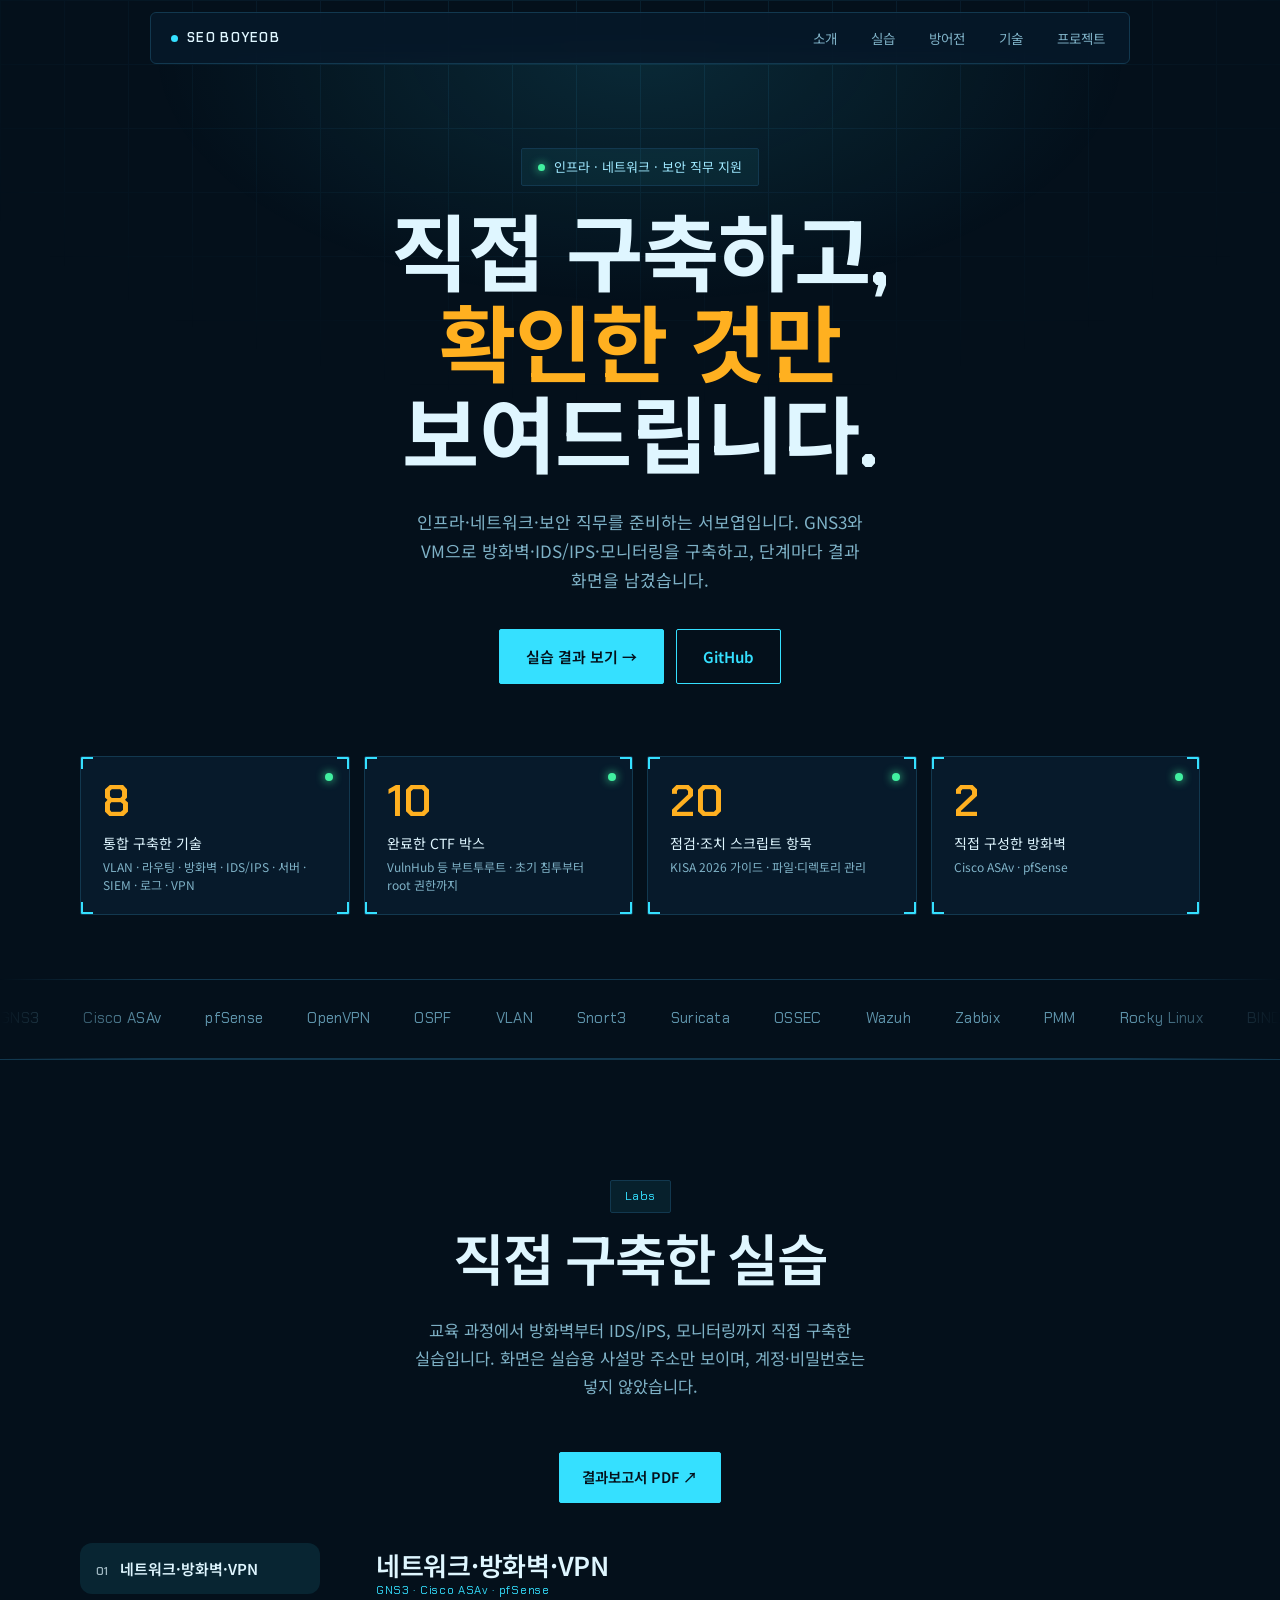
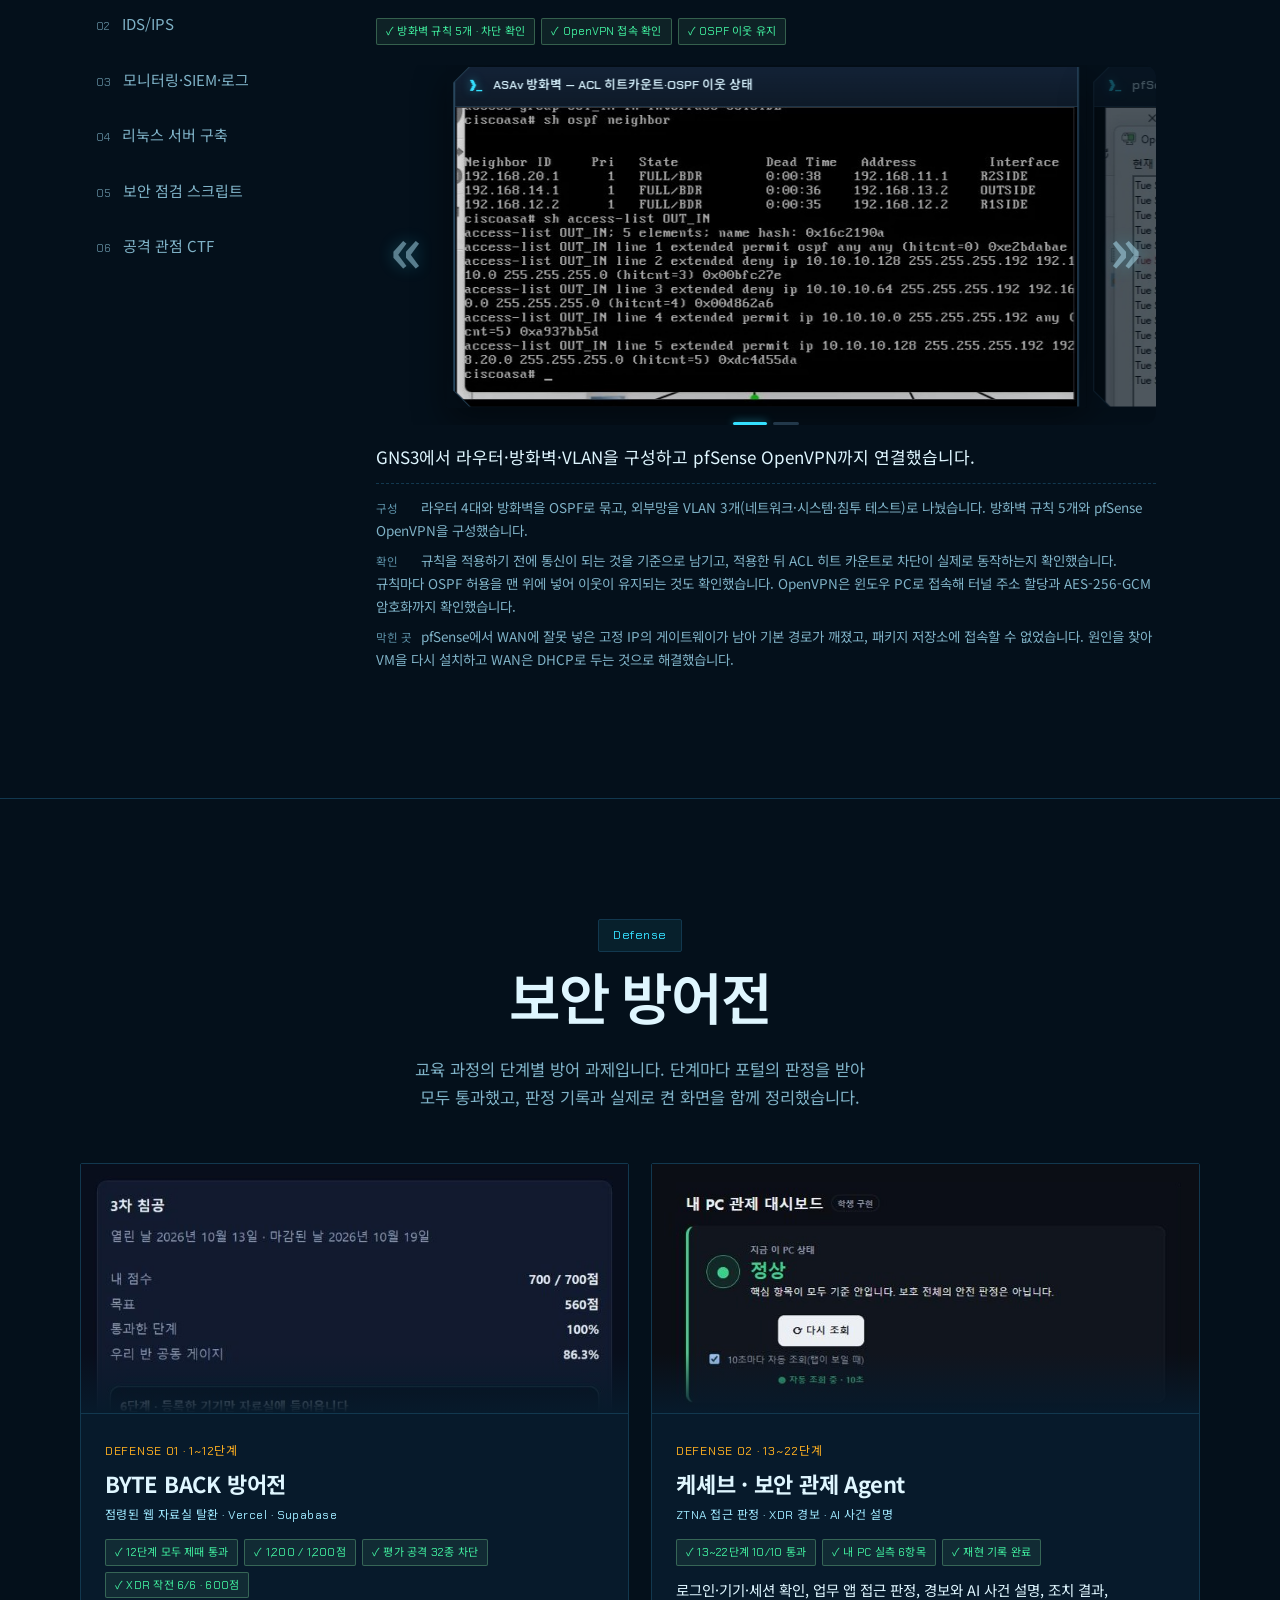
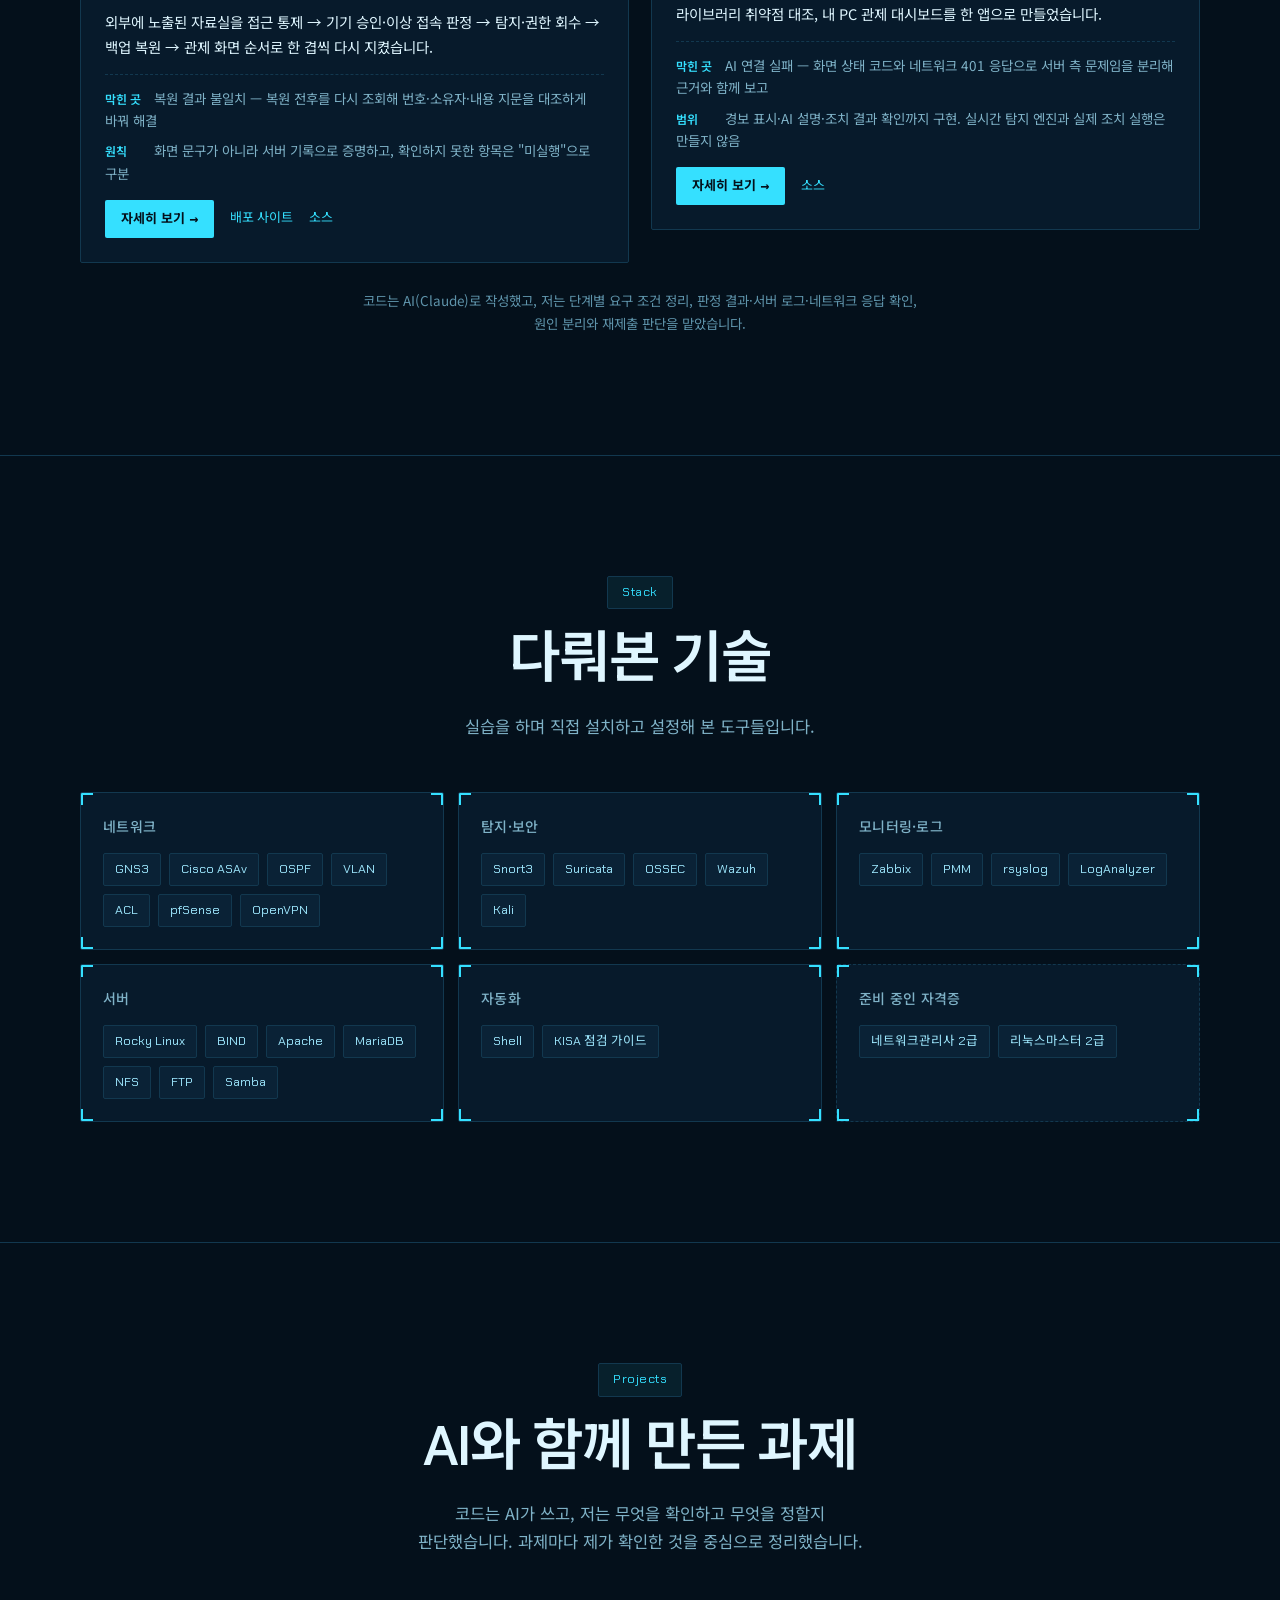
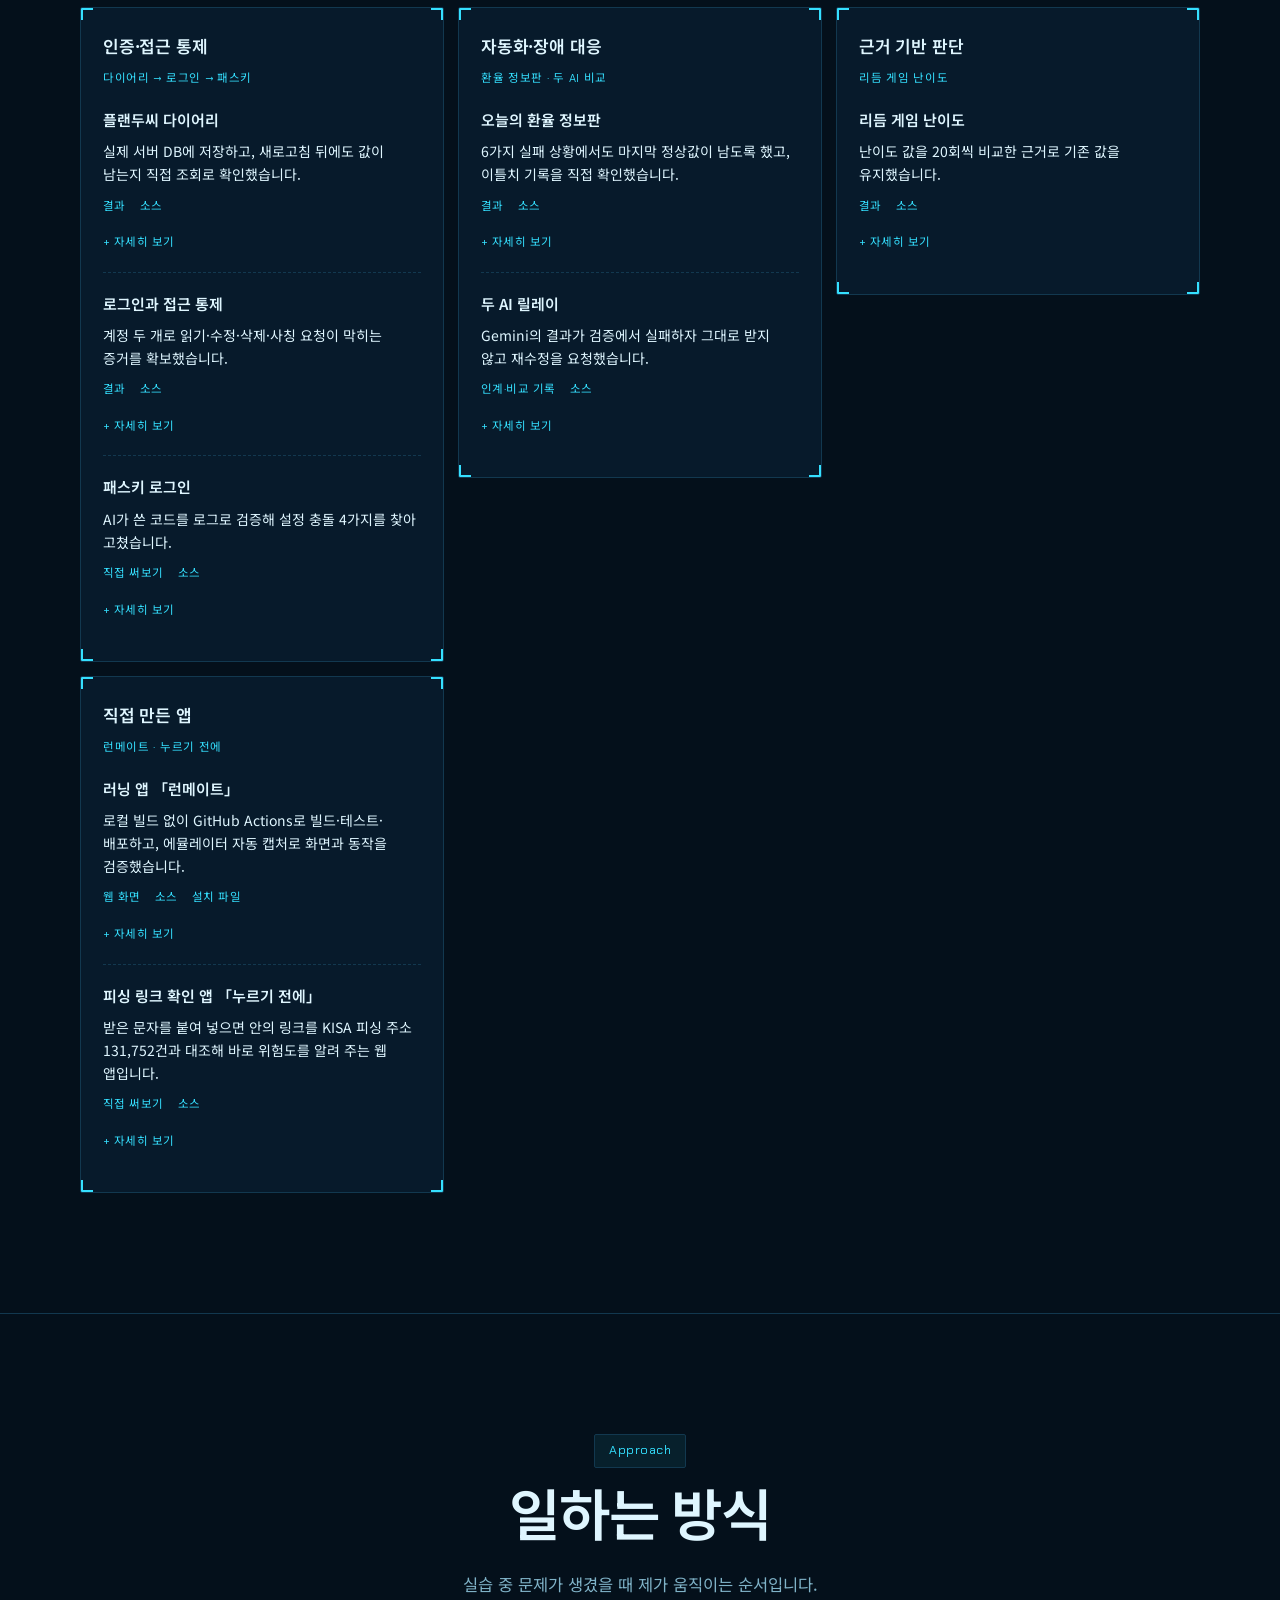
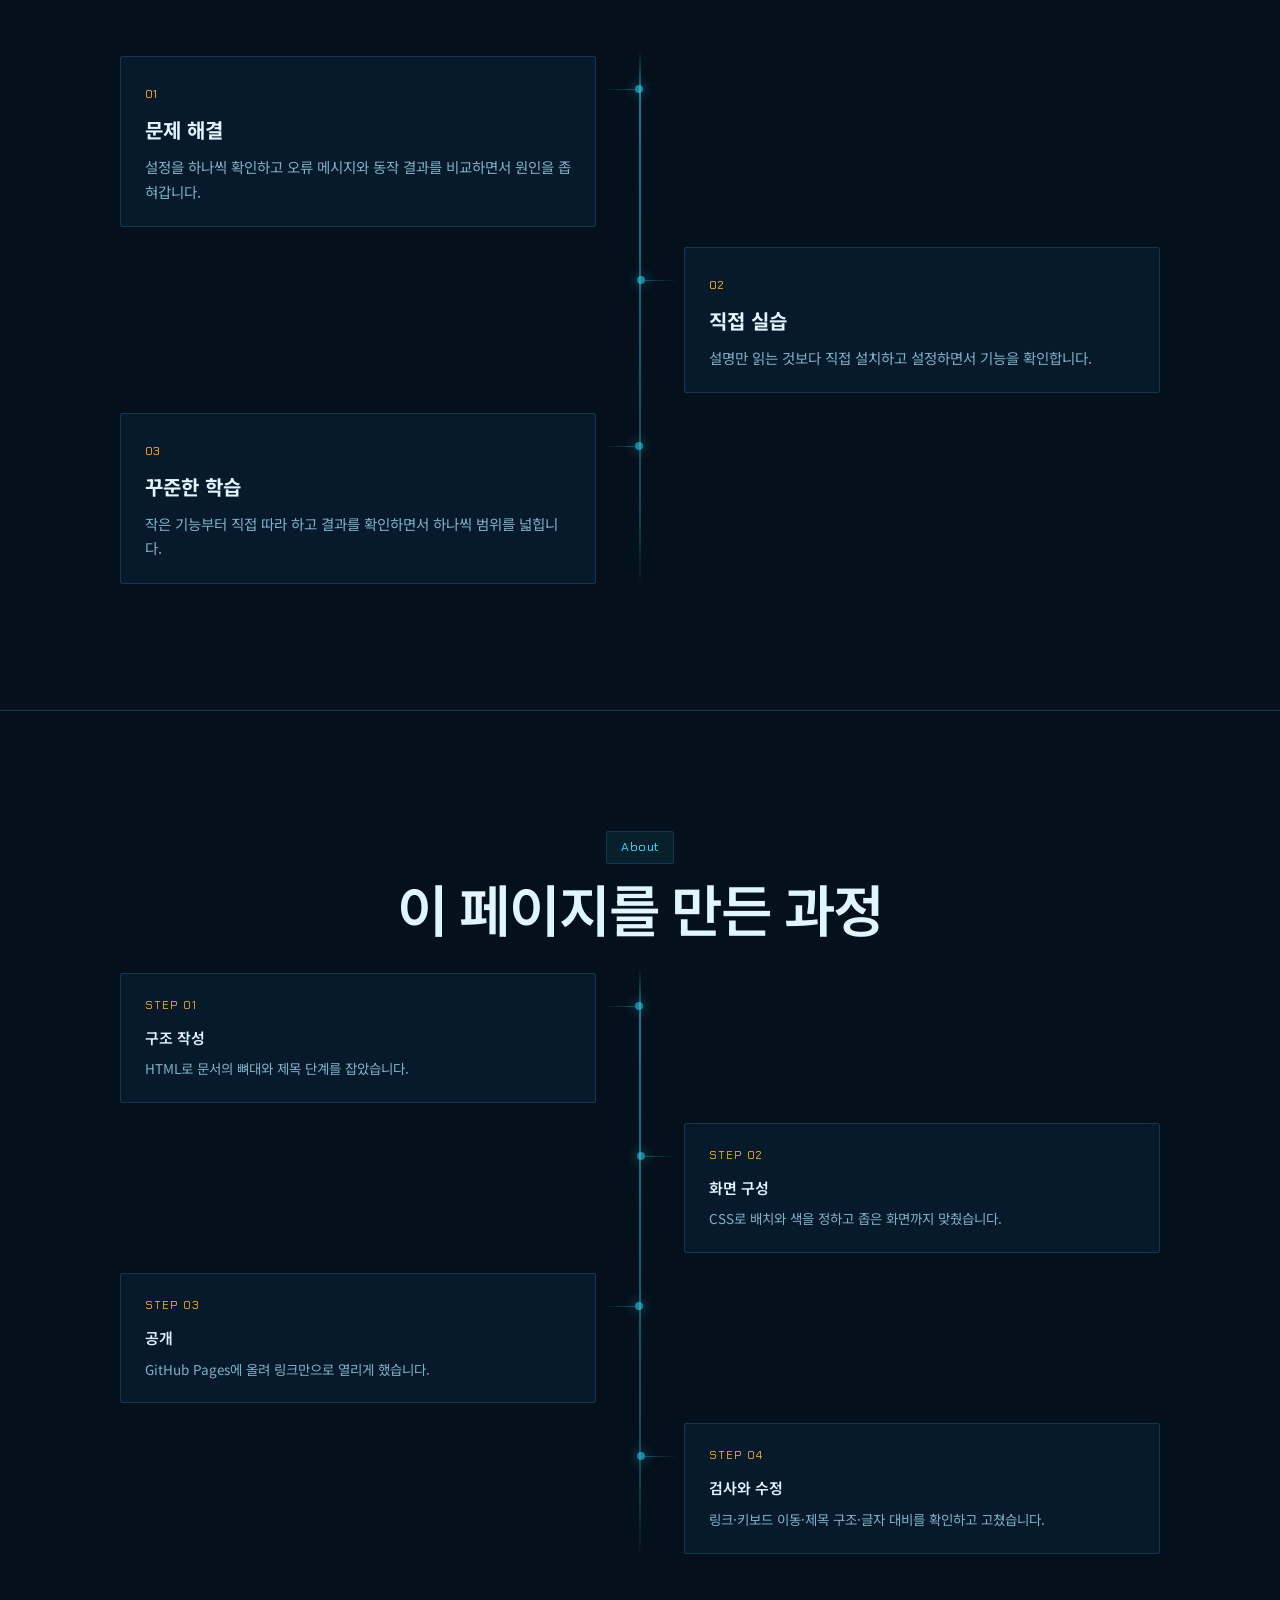
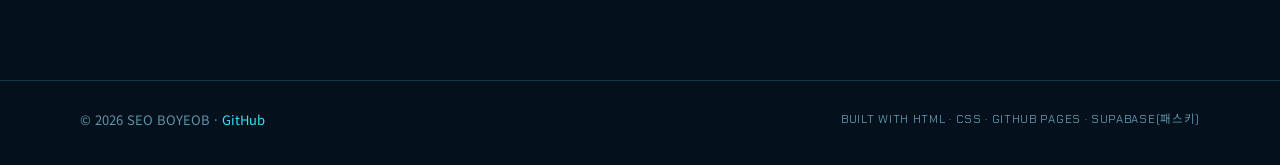
<file: index.html>
<!DOCTYPE html>
<html lang="ko">
<head>
  <link rel="icon" href="data:,">
  <meta charset="UTF-8">
  <meta name="viewport" content="width=device-width, initial-scale=1.0">
  <title>IT Portfolio</title>

  <link rel="preconnect" href="https://fonts.googleapis.com">
  <link rel="preconnect" href="https://fonts.gstatic.com" crossorigin>
  <link href="https://fonts.googleapis.com/css2?family=IBM+Plex+Mono:wght@400;500;600&family=IBM+Plex+Sans+KR:wght@400;500;600;700&display=swap" rel="stylesheet">

  <style>
    :root {
      --void: #0b0f14;
      --panel: #131a23;
      --panel-2: #171f2a;
      --line: #222c39;
      --line-soft: #1a2029;
      --text: #e6ebf2;
      --muted: #93a1b3;
      --dim: #7f8da0;
      --signal: #f0a848;
      --bad: #e2694f;
      --good: #6fbf8a;

      --sans: "IBM Plex Sans KR", -apple-system, BlinkMacSystemFont, sans-serif;
      --mono: "IBM Plex Mono", ui-monospace, "SF Mono", Menlo, monospace;
    }

    * {
      box-sizing: border-box;
    }

    html {
      scroll-behavior: smooth;
    }

    body {
      margin: 0;
      background: var(--void);
      color: var(--text);
      font-family: var(--sans);
      font-size: 15px;
      line-height: 1.7;
      -webkit-font-smoothing: antialiased;
      overflow-x: hidden;
    }

    a {
      color: inherit;
    }

    .container {
      width: min(1120px, calc(100% - 48px));
      margin: 0 auto;
    }

    /* ── 배경 격자 ─────────────────────────── */
    .grid-bg {
      position: fixed;
      inset: 0;
      pointer-events: none;
      z-index: 0;
      background-image:
        linear-gradient(var(--line-soft) 1px, transparent 1px),
        linear-gradient(90deg, var(--line-soft) 1px, transparent 1px);
      background-size: 64px 64px;
      mask-image: radial-gradient(ellipse 80% 60% at 50% 0%, #000 20%, transparent 75%);
      -webkit-mask-image: radial-gradient(ellipse 80% 60% at 50% 0%, #000 20%, transparent 75%);
      opacity: 0.7;
    }

    .layer {
      position: relative;
      z-index: 1;
    }

    /* ── 헤더 ─────────────────────────────── */
    header {
      position: sticky;
      top: 0;
      z-index: 10;
      background: rgba(11, 15, 20, 0.86);
      backdrop-filter: blur(10px);
      -webkit-backdrop-filter: blur(10px);
      border-bottom: 1px solid var(--line);
    }

    nav {
      display: flex;
      justify-content: space-between;
      align-items: center;
      gap: 20px;
      height: 54px;
    }

    .logo {
      font-family: var(--mono);
      font-size: 13px;
      font-weight: 600;
      letter-spacing: 0.1em;
      display: flex;
      align-items: center;
      gap: 9px;
    }

    .dot {
      width: 7px;
      height: 7px;
      border-radius: 50%;
      background: var(--signal);
      box-shadow: 0 0 0 0 rgba(240, 168, 72, 0.55);
      animation: pulse 2.6s ease-out infinite;
    }

    @keyframes pulse {
      0%   { box-shadow: 0 0 0 0 rgba(240, 168, 72, 0.5); }
      70%  { box-shadow: 0 0 0 9px rgba(240, 168, 72, 0); }
      100% { box-shadow: 0 0 0 0 rgba(240, 168, 72, 0); }
    }

    .nav-links {
      display: flex;
      gap: 26px;
    }

    .nav-links a {
      font-size: 13.5px;
      color: var(--dim);
      text-decoration: none;
      padding: 4px 0;
      border-bottom: 1px solid transparent;
      transition: color 0.18s ease, border-color 0.18s ease;
    }

    .nav-links a:hover,
    .nav-links a:focus-visible {
      color: var(--signal);
      border-bottom-color: var(--signal);
    }

    /* ── 첫 화면 ───────────────────────────── */
    .hero {
      padding: 52px 0 44px;
    }

    .hero-grid {
      display: grid;
      grid-template-columns: 1.15fr 0.85fr;
      gap: 44px;
      align-items: start;
    }

    .eyebrow {
      font-family: var(--mono);
      font-size: 11.5px;
      letter-spacing: 0.14em;
      color: var(--signal);
      display: flex;
      align-items: center;
      gap: 10px;
      margin-bottom: 18px;
    }

    .eyebrow::after {
      content: "";
      flex: 1;
      height: 1px;
      background: linear-gradient(90deg, var(--line) 0%, transparent 100%);
    }

    h1 {
      font-size: clamp(30px, 3.6vw, 46px);
      line-height: 1.2;
      letter-spacing: -0.028em;
      font-weight: 700;
      margin: 0 0 18px;
    }

    h1 .accent {
      color: var(--signal);
    }

    .hero-lead {
      font-size: 15.5px;
      color: var(--muted);
      margin: 0 0 24px;
      max-width: 44ch;
    }

    .purpose {
      border-left: 2px solid var(--signal);
      padding: 2px 0 2px 16px;
      font-size: 14px;
      color: var(--muted);
    }

    .purpose strong {
      display: block;
      font-family: var(--mono);
      font-size: 11px;
      letter-spacing: 0.1em;
      color: var(--dim);
      margin-bottom: 6px;
      font-weight: 500;
    }

    /* ── 상태 패널 (첫 화면 우측) ────────────── */
    .panel {
      background: var(--panel);
      border: 1px solid var(--line);
      border-radius: 10px;
      overflow: hidden;
    }

    .panel-bar {
      display: flex;
      justify-content: space-between;
      align-items: center;
      padding: 11px 16px;
      border-bottom: 1px solid var(--line);
      background: var(--panel-2);
      font-family: var(--mono);
      font-size: 11px;
      letter-spacing: 0.1em;
      color: var(--dim);
    }

    .panel-bar .ok {
      color: var(--signal);
    }

    .panel h2 {
      font-size: 11.5px;
      letter-spacing: 0.02em;
      color: var(--dim);
      font-weight: 500;
      margin: 0;
      padding: 14px 16px 0;
    }

    .stat-list {
      list-style: none;
      margin: 0;
      padding: 8px 16px 14px;
    }

    .stat-list li {
      display: flex;
      gap: 12px;
      align-items: baseline;
      padding: 9px 0;
      border-bottom: 1px dashed var(--line);
      font-size: 14.5px;
    }

    .stat-list li:last-child {
      border-bottom: 0;
    }

    .stat-list .key {
      font-family: var(--mono);
      font-size: 11px;
      color: var(--signal);
      flex-shrink: 0;
    }

    .panel-foot {
      padding: 15px 16px 17px;
      border-top: 1px solid var(--line);
      background: var(--panel-2);
    }

    .panel-foot p {
      margin: 0 0 13px;
      font-size: 13.5px;
      color: var(--muted);
    }

    #detail {
      margin-top: 14px;
      padding-top: 13px;
      border-top: 1px dashed var(--line);
      font-size: 13px;
      line-height: 1.8;
      color: var(--muted);
      word-break: keep-all;
    }

    /* ── 버튼 ─────────────────────────────── */
    button {
      font-family: var(--sans);
      font-size: 13px;
      font-weight: 600;
      color: var(--void);
      background: var(--signal);
      border: 0;
      border-radius: 6px;
      padding: 9px 16px;
      cursor: pointer;
      transition: opacity 0.18s ease;
    }

    button:hover {
      opacity: 0.85;
    }

    button:focus-visible {
      outline: 2px solid var(--signal);
      outline-offset: 3px;
    }

    button.secondary {
      background: transparent;
      color: var(--text);
      border: 1px solid var(--line);
    }

    button.danger {
      background: var(--bad);
      color: #fff;
    }

    /* ── 섹션 ─────────────────────────────── */
    .section {
      padding: 64px 0;
      border-top: 1px solid var(--line);
    }

    .section-head {
      display: flex;
      align-items: baseline;
      gap: 16px;
      margin-bottom: 34px;
    }

    .section-head h2 {
      font-size: 25px;
      letter-spacing: -0.02em;
      margin: 0;
      font-weight: 600;
    }

    .section-head .idx {
      font-family: var(--mono);
      font-size: 11.5px;
      color: var(--signal);
      letter-spacing: 0.1em;
    }

    /* ── 강점 카드 ─────────────────────────── */
    .cards {
      display: grid;
      grid-template-columns: repeat(3, 1fr);
      gap: 20px;
    }

    .card {
      background: var(--panel);
      border: 1px solid var(--line);
      border-radius: 10px;
      padding: 24px 22px 22px;
      transition: border-color 0.2s ease, transform 0.2s ease;
    }

    .card:hover {
      border-color: #33404f;
      transform: translateY(-2px);
    }

    .card h3 {
      font-size: 17px;
      margin: 0 0 18px;
      letter-spacing: -0.01em;
      font-weight: 600;
    }

    .step {
      position: relative;
      padding-left: 17px;
      margin-top: 15px;
    }

    .step:first-of-type {
      margin-top: 0;
    }

    .step::before {
      content: "";
      position: absolute;
      left: 0;
      top: 7px;
      width: 5px;
      height: 5px;
      border-radius: 50%;
      background: var(--line);
      border: 1px solid #3a4757;
    }

    .step:last-of-type::before {
      background: var(--signal);
      border-color: var(--signal);
    }

    .step::after {
      content: "";
      position: absolute;
      left: 2.5px;
      top: 15px;
      bottom: -15px;
      width: 1px;
      background: var(--line);
    }

    .step:last-of-type::after {
      display: none;
    }

    .step .label {
      font-size: 11.5px;
      letter-spacing: 0.02em;
      color: var(--dim);
      margin-bottom: 2px;
    }

    .step p {
      margin: 0;
      font-size: 14px;
      color: var(--muted);
    }

    /* ── 만든 과정 ─────────────────────────── */
    .process {
      display: grid;
      grid-template-columns: repeat(4, 1fr);
      gap: 1px;
      background: var(--line);
      border: 1px solid var(--line);
      border-radius: 10px;
      overflow: hidden;
    }

    .phase {
      background: var(--panel);
      padding: 22px 20px;
    }

    .phase .num {
      font-family: var(--mono);
      font-size: 11px;
      color: var(--signal);
      letter-spacing: 0.1em;
      margin-bottom: 10px;
    }

    .phase h3 {
      font-size: 15px;
      margin: 0 0 7px;
      font-weight: 600;
    }

    .phase p {
      margin: 0;
      font-size: 13.5px;
      color: var(--muted);
    }

    .stack-note {
      margin-top: 18px;
      font-family: var(--mono);
      font-size: 11.5px;
      color: var(--dim);
      letter-spacing: 0.06em;
    }

    /* ── 프로젝트 (AI 과제) ─────────────────── */
    .proj-lead {
      color: var(--muted);
      max-width: 62ch;
      margin: -18px 0 28px;
    }

    .card .sub {
      font-family: var(--mono);
      font-size: 11.5px;
      letter-spacing: 0.06em;
      color: var(--signal);
      margin: -10px 0 18px;
    }

    .proj {
      padding: 16px 0;
      border-top: 1px dashed var(--line);
    }

    .proj:first-of-type {
      border-top: 0;
      padding-top: 0;
    }

    .proj .tid {
      font-family: var(--mono);
      font-size: 11px;
      letter-spacing: 0.1em;
      color: var(--dim);
    }

    .proj h4 {
      font-size: 15px;
      font-weight: 600;
      margin: 2px 0 8px;
    }

    .proj p,
    .more-body p {
      margin: 0 0 7px;
      font-size: 13.5px;
      color: var(--muted);
      word-break: keep-all;
    }

    .proj .k,
    .more-body .k {
      display: inline-block;
      min-width: 3.4em;
      font-size: 11.5px;
      color: var(--dim);
      margin-right: 6px;
    }

    .proj .links {
      display: flex;
      gap: 14px;
      flex-wrap: wrap;
      margin-top: 10px;
      font-family: var(--mono);
      font-size: 11.5px;
      letter-spacing: 0.04em;
    }

    .proj .links a {
      color: var(--signal);
      text-decoration: none;
      border-bottom: 1px solid transparent;
    }

    .proj .links a:hover,
    .proj .links a:focus-visible {
      border-bottom-color: var(--signal);
    }

    /* ── 결과 한눈에 (수치 · 배지) ───────────── */
    .stats {
      display: grid;
      grid-template-columns: repeat(4, 1fr);
      gap: 1px;
      background: var(--line);
      border: 1px solid var(--line);
      border-radius: 10px;
      overflow: hidden;
      margin-bottom: 24px;
    }

    .stat {
      background: var(--panel);
      padding: 18px 20px;
    }

    .stat .num {
      font-family: var(--mono);
      font-size: 30px;
      font-weight: 600;
      line-height: 1.1;
      color: var(--signal);
    }

    .stat .lbl {
      margin-top: 6px;
      font-size: 12.5px;
      color: var(--muted);
    }


    .shot { margin: 14px 0 12px; border: 1px solid var(--line, rgba(255,255,255,.12)); border-radius: 8px; overflow: hidden; background: #000; cursor: zoom-in; }
    .shot img { display: block; width: 100%; height: 150px; object-fit: cover; object-position: top left; }
    .shot figcaption { padding: 6px 10px; font-size: 12px; color: var(--muted, #9a9a9a); background: var(--panel, #15171c); }
    .shot figcaption span { opacity: .6; }
    .lb { position: fixed; inset: 0; background: rgba(5,10,16,.9); display: none; align-items: center; justify-content: center; z-index: 9999; padding: 16px; cursor: zoom-out; }
    .lb.on { display: flex; animation: lbfade .26s ease; }
    .lb img { max-width: 100%; max-height: 100%; border-radius: 8px; box-shadow: 0 30px 80px rgba(0,0,0,.6); }
    .lb.on img { animation: lbzoom .36s cubic-bezier(.2,.9,.25,1); }
    @keyframes lbfade { from { opacity: 0 } to { opacity: 1 } }
    @keyframes lbzoom { from { transform: scale(.8); opacity: .3 } to { transform: scale(1); opacity: 1 } }
    @media (prefers-reduced-motion: reduce){ .lb.on, .lb.on img { animation: none } }
    .chips {
      display: flex;
      flex-wrap: wrap;
      gap: 6px;
      margin: 0 0 12px;
    }

    .chip {
      font-family: var(--mono);
      font-size: 11px;
      letter-spacing: 0.02em;
      padding: 3px 9px;
      border-radius: 999px;
      border: 1px solid rgba(111, 191, 138, 0.4);
      background: rgba(111, 191, 138, 0.1);
      color: var(--good);
    }

    .chip::before {
      content: "✓ ";
    }

    .chip.wip {
      border-color: rgba(240, 168, 72, 0.4);
      background: rgba(240, 168, 72, 0.08);
      color: var(--signal);
    }

    .chip.wip::before {
      content: "… ";
    }

    /* ── 접기/펼치기 (카드 간소화) ───────────── */
    .card > p.sum {
      margin: 0 0 14px;
      font-size: 14px;
      line-height: 1.65;
      color: var(--text);
      word-break: keep-all;
    }

    .proj p.sum {
      margin: 0 0 4px;
      font-size: 14px;
      line-height: 1.65;
      color: var(--text);
    }

    #labs .cards,
    #projects .cards {
      align-items: start;
    }

    details.more > summary {
      display: inline-block;
      list-style: none;
      cursor: pointer;
      padding: 2px 0;
      font-family: var(--mono);
      font-size: 11.5px;
      letter-spacing: 0.04em;
      color: var(--signal);
      border-bottom: 1px solid transparent;
    }

    details.more > summary::-webkit-details-marker {
      display: none;
    }

    details.more > summary::before {
      content: "+ ";
    }

    details.more[open] > summary::before {
      content: "− ";
    }

    details.more > summary:hover,
    details.more > summary:focus-visible {
      border-bottom-color: var(--signal);
    }

    details.more > summary:focus-visible {
      outline: 2px solid var(--signal);
      outline-offset: 3px;
    }

    .proj details.more {
      margin-top: 10px;
    }

    .more-body {
      margin-top: 12px;
      padding-top: 12px;
      border-top: 1px dashed var(--line);
    }

    /* ── 비공개 영역 ───────────────────────── */
    #private {
      background: linear-gradient(180deg, rgba(240,168,72,0.04), transparent 40%);
    }

    .lock-badge {
      display: inline-flex;
      align-items: center;
      gap: 6px;
      font-family: var(--mono);
      font-size: 11px;
      letter-spacing: 0.08em;
      color: var(--signal);
      border: 1px solid var(--signal);
      border-radius: 999px;
      padding: 3px 10px;
      margin-left: 4px;
    }

    .field {
      display: flex;
      flex-direction: column;
      gap: 6px;
      margin-bottom: 14px;
    }

    .field label {
      font-size: 12.5px;
      color: var(--dim);
    }

    .field input {
      background: var(--void);
      border: 1px solid var(--line);
      border-radius: 6px;
      color: var(--text);
      padding: 9px 12px;
      font-size: 14px;
      font-family: var(--sans);
    }

    .field input:focus-visible {
      outline: 2px solid var(--signal);
      outline-offset: 1px;
    }

    .btn-row {
      display: flex;
      gap: 10px;
      flex-wrap: wrap;
      margin-top: 6px;
    }

    .auth-grid {
      display: grid;
      grid-template-columns: 1fr 1fr;
      gap: 20px;
    }

    .note-card {
      background: var(--panel);
      border: 1px solid var(--line);
      border-radius: 10px;
      padding: 18px 20px;
      margin-bottom: 12px;
    }

    .note-card h4 {
      margin: 0 0 6px;
      font-size: 14.5px;
    }

    .note-card p {
      margin: 0;
      font-size: 13.5px;
      color: var(--muted);
    }

    .passkey-row {
      display: flex;
      justify-content: space-between;
      align-items: center;
      padding: 10px 0;
      border-bottom: 1px dashed var(--line);
      font-size: 13.5px;
    }

    .passkey-row:last-child {
      border-bottom: 0;
    }

    .status-msg {
      font-size: 13px;
      margin: 10px 0;
      padding: 8px 12px;
      border-radius: 6px;
      display: none;
    }

    .status-msg.show {
      display: block;
    }

    .status-msg.ok {
      background: rgba(111,191,138,0.12);
      color: var(--good);
      border: 1px solid rgba(111,191,138,0.35);
    }

    .status-msg.err {
      background: rgba(226,105,79,0.12);
      color: var(--bad);
      border: 1px solid rgba(226,105,79,0.35);
    }

    #evidenceLog {
      background: #05070a;
      border: 1px solid var(--line);
      border-radius: 10px;
      padding: 14px 16px;
      font-family: var(--mono);
      font-size: 11.5px;
      line-height: 1.6;
      color: #b7c3d1;
      max-height: 320px;
      overflow-y: auto;
      white-space: pre-wrap;
      word-break: break-all;
      margin-top: 20px;
    }

    /* ── 푸터 ─────────────────────────────── */
    footer {
      border-top: 1px solid var(--line);
      padding: 28px 0 34px;
      font-size: 13px;
      color: var(--dim);
    }

    /* ── 스크롤 등장 ───────────────────────── */
    .js .reveal {
      opacity: 0;
      transform: translateY(14px);
      transition: opacity 0.5s ease, transform 0.5s ease;
    }

    .js .reveal.shown {
      opacity: 1;
      transform: none;
    }

    /* ── 움직임 줄이기 ─────────────────────── */
    @media (prefers-reduced-motion: reduce) {
      html {
        scroll-behavior: auto;
      }

      *,
      *::before,
      *::after {
        animation: none !important;
        transition: none !important;
      }

      .js .reveal {
        opacity: 1;
        transform: none;
      }

      .card:hover {
        transform: none;
      }
    }


    /* 실습: 탭 뷰어 */
    #labs .stats { background: none; border: 0; gap: 0; margin-bottom: 40px; }
    #labs .stat { background: none; border: 0; padding: 0 28px 0 0; }
    #labs .stat .num { font-size: 44px; line-height: 1; }
    #labs .cards.tabs-on { display: grid; grid-template-columns: 240px minmax(0,1fr); gap: 48px; align-items: start; }
    .labtabs { display: flex; flex-direction: column; gap: 4px; position: sticky; top: 90px; }
    .labtabs button { all: unset; box-sizing: border-box; cursor: pointer; display: flex; gap: 12px; align-items: baseline; padding: 12px 14px; border-left: 2px solid var(--line); color: var(--muted, #8b95a3); font-size: 15px; transition: .15s; }
    .labtabs button i { font-style: normal; font-family: var(--mono); font-size: 11px; opacity: .7; }
    .labtabs button:hover { color: var(--text); }
    .labtabs button[aria-selected="true"] { color: var(--text); border-left-color: var(--signal); background: linear-gradient(90deg, rgba(240,168,72,.10), transparent); font-weight: 600; }
    .labtabs button:focus-visible { outline: 2px solid var(--signal); outline-offset: 2px; }
    .tabs-on > .card { display: none; background: none; border: 0; padding: 0; transform: none; border-radius: 0; }
    .tabs-on > .card.on { display: block; animation: labin .25s ease; }
    .tabs-on > .card:hover { transform: none; }
    @keyframes labin { from { opacity: 0; transform: translateY(6px); } to { opacity: 1; transform: none; } }
    .tabs-on .card h3 { font-size: 26px; margin: 0 0 4px; }
    .tabs-on .card .shot { margin: 20px 0 18px; border-radius: 12px; }
    .tabs-on .card .shot img { height: auto; max-height: 420px; object-fit: contain; background: #000; }
    .tabs-on .card .more-body { display: block; }
    .tabs-on details.more > summary { display: none; }
    .tabs-on .card > p.sum { font-size: 17px; margin: 18px 0 10px; }
    @media (max-width: 860px) {
      #labs .cards.tabs-on { grid-template-columns: minmax(0,1fr); gap: 20px; }
      .labtabs { flex-direction: row; overflow-x: auto; position: static; gap: 8px; padding-bottom: 6px; }
      .labtabs button { flex: none; border: 1px solid var(--line); border-radius: 999px; padding: 8px 14px; white-space: nowrap; }
      .labtabs button i { display: none; }
      .labtabs button[aria-selected="true"] { border-color: var(--signal); background: rgba(240,168,72,.12); }
      #labs .stat .num { font-size: 34px; }
    }


    /* ── 리디자인 ─────────────────────────── */
    .hero { padding-top: 72px; padding-bottom: 40px; position: relative; }
    .hero::before { content: ""; position: absolute; left: 50%; top: -80px; width: 900px; height: 520px; transform: translateX(-60%); background: radial-gradient(closest-side, rgba(240,168,72,.16), transparent 70%); pointer-events: none; }
    .hero-grid2 { display: grid; grid-template-columns: 1.15fr 1fr; gap: 56px; align-items: center; position: relative; }
    .hero h1 { font-size: clamp(38px, 5.6vw, 66px); line-height: 1.12; letter-spacing: -0.035em; margin: 18px 0 22px; font-weight: 700; }
    .hero .accent { background: linear-gradient(90deg, #f0a848, #f6d08a); -webkit-background-clip: text; background-clip: text; color: transparent; }
    .cta { display: flex; gap: 12px; margin-top: 30px; flex-wrap: wrap; }
    .btn { display: inline-block; padding: 12px 22px; border-radius: 999px; border: 1px solid var(--line); color: var(--text); text-decoration: none; font-weight: 600; font-size: 14.5px; transition: .15s; }
    .btn:hover { border-color: var(--signal); }
    .btn.primary { background: var(--signal); color: #1a1205; border-color: var(--signal); }
    .btn.primary:hover { filter: brightness(1.08); }
    .bento-stats { display: grid; grid-template-columns: 1fr 1fr; gap: 14px; }
    .bt { background: linear-gradient(160deg, var(--panel-2), var(--panel)); border: 1px solid var(--line); border-radius: 18px; padding: 22px 22px 20px; }
    .bt.big { grid-column: 1 / -1; }
    .bt.wide { grid-column: 1 / -1; display: flex; align-items: center; gap: 18px; }
    .bt .num { font-family: var(--mono); font-size: 48px; line-height: 1; color: var(--signal); font-weight: 600; }
    .bt .lbl { color: var(--text); font-size: 14px; margin-top: 10px; line-height: 1.5; }
    .bt.wide .lbl { margin-top: 0; }
    .bt small { display: block; color: var(--muted); font-size: 12px; margin-top: 4px; }
    .section { padding: 84px 0; }
    .section-head h2 { font-size: clamp(26px, 3.4vw, 38px); letter-spacing: -0.03em; }
    .skills { display: grid; grid-template-columns: repeat(3, 1fr); gap: 14px; }
    .sk { background: linear-gradient(160deg, var(--panel-2), var(--panel)); border: 1px solid var(--line); border-radius: 18px; padding: 22px; }
    .sk.soft { border-style: dashed; background: none; }
    .sk h3 { margin: 0 0 14px; font-size: 14px; color: var(--muted); font-weight: 500; letter-spacing: .02em; }
    .tags { display: flex; flex-wrap: wrap; gap: 8px; }
    .tags span { font-family: var(--mono); font-size: 12.5px; padding: 5px 11px; border-radius: 999px; background: rgba(255,255,255,.05); border: 1px solid var(--line); }
    .ways { display: grid; grid-template-columns: repeat(3, 1fr); gap: 36px; }
    .way .n { font-family: var(--mono); color: var(--signal); font-size: 12px; }
    .way h3 { margin: 8px 0 8px; font-size: 20px; }
    .way p { margin: 0; color: var(--muted); font-size: 14.5px; }
    .process-foot { margin-top: 24px; color: var(--muted); }
    .process-foot p { margin: 0 0 10px; }
    #projects .cards { gap: 14px; }
    #projects .card { border-radius: 18px; background: linear-gradient(160deg, var(--panel-2), var(--panel)); }
    @media (max-width: 860px) {
      .hero-grid2 { grid-template-columns: 1fr; gap: 36px; }
      .hero { padding-top: 40px; }
      .skills, .ways { grid-template-columns: 1fr; }
      .section { padding: 56px 0; }
      .bt .num { font-size: 40px; }
    }

    /* ── 좁은 화면 ─────────────────────────── */
    @media (max-width: 980px) {
      .hero-grid,
      .cards,
      .auth-grid {
        grid-template-columns: 1fr;
      }

      .process {
        grid-template-columns: repeat(2, 1fr);
      }

      .stats {
        grid-template-columns: repeat(2, 1fr);
      }
    }

    @media (max-width: 620px) {
      .process {
        grid-template-columns: 1fr;
      }

      nav {
        height: auto;
        padding: 12px 0;
        flex-direction: column;
        align-items: flex-start;
        gap: 10px;
      }

      .nav-links {
        gap: 18px;
      }

      .section {
        padding: 46px 0;
      }
    }
  </style>
<link href="https://fonts.googleapis.com/css2?family=Noto+Sans+KR:wght@400;500;700;900&family=Chakra+Petch:wght@500;700&display=swap" rel="stylesheet">
<style>
/* ── 스타트업 랜딩 구조 ── */
header{position:sticky;top:12px;background:none!important;border:0!important;backdrop-filter:none!important;padding:0 0}
header .container{width:min(980px,calc(100% - 32px))}
header nav{height:52px;padding:0 10px 0 20px;border-radius:999px;background:var(--navbg,rgba(255,255,255,.06));border:1px solid var(--navline,var(--line));backdrop-filter:blur(16px);-webkit-backdrop-filter:blur(16px)}
.nav-links{gap:6px}.nav-links a{padding:7px 14px;border-radius:999px;border:0!important;color:var(--muted)}
.nav-links a:hover,.nav-links a:focus-visible{background:rgba(127,127,127,.15);color:var(--text);border:0}
.hero{padding-top:96px;padding-bottom:64px;text-align:center}
.hero-grid2{display:block}
.hero-grid2>div:first-child{max-width:860px;margin:0 auto}
.badge{display:inline-flex;align-items:center;gap:9px;padding:7px 16px;border-radius:999px;border:1px solid var(--line);background:rgba(127,127,127,.08);font-size:13px;color:var(--muted)}
.badge i{width:7px;height:7px;border-radius:50%;background:var(--good);box-shadow:0 0 10px var(--good)}
.hero h1{font-size:clamp(40px,7vw,84px);line-height:1.08;letter-spacing:-.045em;margin:26px auto 24px;word-break:keep-all}
.hero-lead{word-break:keep-all;max-width:50ch;margin:0 auto;font-size:17px}
.hero .cta{justify-content:center;margin-top:34px}
.hero .btn{padding:14px 26px;font-size:15px}
.bento-stats{grid-template-columns:repeat(4,1fr);gap:14px;margin-top:72px;text-align:left}
.bt.big,.bt.wide{grid-column:auto;display:block}
.bt .num{font-size:44px}
.bt.wide .lbl{margin-top:10px}
.marquee{overflow:hidden;padding:26px 0;border-block:1px solid var(--line);-webkit-mask-image:linear-gradient(90deg,transparent,#000 12%,#000 88%,transparent);mask-image:linear-gradient(90deg,transparent,#000 12%,#000 88%,transparent)}
.marquee .track{display:flex;gap:44px;width:max-content;animation:mq 38s linear infinite}
.marquee span{font-family:var(--mono);font-size:15px;color:var(--dim);white-space:nowrap;letter-spacing:.02em}
@keyframes mq{to{transform:translateX(-50%)}}
@media (prefers-reduced-motion:reduce){.marquee .track{animation:none}}
.section{padding:120px 0}
.section-head{display:block;text-align:center;margin-bottom:22px}
.section-head .idx{display:inline-block;padding:5px 14px;border-radius:999px;border:1px solid var(--line);background:rgba(127,127,127,.08);font-size:12.5px;letter-spacing:.04em;color:var(--signal);margin-bottom:18px}
.section-head h2{display:block;font-size:clamp(32px,4.6vw,56px)!important;letter-spacing:-.04em!important;line-height:1.12;word-break:keep-all}
.proj-lead{word-break:keep-all;margin:0 auto 52px!important;text-align:center;max-width:52ch;font-size:16.5px}
#labs .cards.tabs-on{gap:56px}
.labtabs button{border-left:0;border-radius:12px;padding:13px 16px}
.labtabs button[aria-selected="true"]{background:rgba(127,127,127,.14);border-left:0}
@media (max-width:860px){
 header .container{width:calc(100% - 20px)}.nav-links a{padding:6px 9px;font-size:12.5px}header nav{padding:0 8px 0 14px}.logo{display:none}
 .hero{padding-top:56px}.bento-stats{grid-template-columns:1fr 1fr;margin-top:48px}.section{padding:72px 0}
}

:root{--void:#04101b;--panel:#071a2b;--panel-2:#0a2236;--line:#12384f;--line-soft:#0d2a3d;--text:#dff6ff;--muted:#7fb2c7;--dim:#5e93aa;--signal:#35e0ff;--good:#41f0a0;--bad:#ff5a5f;--amber:#ffb020;--sans:"Noto Sans KR",sans-serif;--mono:"Chakra Petch","Noto Sans KR",sans-serif}
.grid-bg{opacity:.6}.hero::before{background:radial-gradient(closest-side,rgba(53,224,255,.14),transparent 70%)}
.hero h1{font-family:"Chakra Petch","Noto Sans KR",sans-serif;font-weight:700;letter-spacing:-.01em}
.hero .accent{background:none;-webkit-text-fill-color:#ffb020;color:#ffb020}
.btn{border-radius:2px;border-color:#35e0ff;color:#35e0ff;background:transparent}.btn.primary{background:#35e0ff;color:#04101b}
.bt,.sk,.card,#projects .card{background:#071a2b!important;border:1px solid #12384f!important;border-radius:2px!important;box-shadow:none;position:relative;
background-image:linear-gradient(#35e0ff,#35e0ff),linear-gradient(#35e0ff,#35e0ff),linear-gradient(#35e0ff,#35e0ff),linear-gradient(#35e0ff,#35e0ff),linear-gradient(#35e0ff,#35e0ff),linear-gradient(#35e0ff,#35e0ff),linear-gradient(#35e0ff,#35e0ff),linear-gradient(#35e0ff,#35e0ff)!important;
background-size:12px 2px,2px 12px,12px 2px,2px 12px,12px 2px,2px 12px,12px 2px,2px 12px!important;
background-position:left top,left top,right top,right top,left bottom,left bottom,right bottom,right bottom!important;background-repeat:no-repeat!important}
.bt .num{color:#ffb020;font-family:"Chakra Petch",sans-serif}
.bt::after{content:"";position:absolute;right:16px;top:16px;width:8px;height:8px;border-radius:50%;background:#41f0a0;box-shadow:0 0 10px #41f0a0}
.tags span{border-radius:2px;border-color:#12384f;background:#0a2236;color:#9fe9ff}
.chip{border-radius:2px!important}
.shot{border-radius:2px!important;border:1px solid #35e0ff}
.section-head h2{font-family:"Chakra Petch","Noto Sans KR",sans-serif}
.tabs-on .card{background:none!important;border:0!important;background-image:none!important}
.labtabs button[aria-selected="true"]{background:rgba(53,224,255,.1);border-left-color:#35e0ff}
.sk.soft{border-style:dashed!important}
header nav{--navbg:rgba(7,26,43,.8);--navline:#12384f;border-radius:6px}
.nav-links a{border-radius:4px}
.badge{border-radius:2px;border-color:#12384f;background:rgba(53,224,255,.06);color:#9fe9ff}
.hero{background:radial-gradient(700px 360px at 50% 0,rgba(53,224,255,.12),transparent 70%)}
.hero::before{display:none}
.section-head .idx{border-radius:2px;background:rgba(53,224,255,.08);border-color:#12384f;text-transform:none}
.marquee{border-color:#12384f}.marquee span{color:#5e93aa}
#private .section-head h2 .lock-badge{display:block;width:max-content;margin:16px auto 0;font-size:12px}
#private .container>p{margin:0 auto 40px!important;text-align:center;word-break:keep-all}
#private .section-head{margin-bottom:22px}

.tabs-on .card .shot{width:fit-content;max-width:100%;min-width:min(100%,380px);background:var(--panel)}
.tabs-on .card .shot img{width:auto;max-width:100%;height:auto;max-height:440px;margin:0 auto;object-fit:contain;background:#000}

.tabs-on .card .shots{display:grid;grid-template-columns:1fr 1fr;gap:14px;margin:20px 0 18px}
.tabs-on .card .shots .shot{width:auto;min-width:0;margin:0}
.tabs-on .card .shots .shot img{width:100%;max-height:none}
@media(max-width:860px){.tabs-on .card .shots{grid-template-columns:1fr}}
</style>
<style>
/* ── 지그재그 타임라인 (일하는 방식·만든 과정) ── */
#strengths .ways,#process .process{display:grid!important;grid-template-columns:1fr 1fr;column-gap:88px;row-gap:20px;grid-auto-rows:auto;position:relative;max-width:1040px;margin-left:auto;margin-right:auto;background:none!important;border:0!important;border-radius:0!important;overflow:visible!important;padding:6px 0}
#strengths .ways::before,#process .process::before{content:"";position:absolute;left:50%;top:0;bottom:0;width:2px;transform:translateX(-50%);background:linear-gradient(180deg,transparent,rgba(53,224,255,.5) 8%,rgba(53,224,255,.28) 85%,transparent)}
#strengths .ways>*,#process .process>*{width:auto;position:relative;grid-column:1;align-self:start;box-sizing:border-box;margin-bottom:0}
#strengths .ways>:nth-child(1),#process .process>:nth-child(1){grid-row:1}#strengths .ways>:nth-child(2),#process .process>:nth-child(2){grid-row:2}#strengths .ways>:nth-child(3),#process .process>:nth-child(3){grid-row:3}#strengths .ways>:nth-child(4),#process .process>:nth-child(4){grid-row:4}#strengths .ways>:nth-child(5),#process .process>:nth-child(5){grid-row:5}#strengths .ways>:nth-child(6),#process .process>:nth-child(6){grid-row:6}
#strengths .ways>:nth-child(even),#process .process>:nth-child(even){grid-column:2}
#strengths .ways>*::before,#process .process>*::before{content:"";position:absolute;top:28px;right:-48px;width:8px;height:8px;border-radius:50%;background:rgba(53,224,255,.55);box-shadow:0 0 12px 2px rgba(53,224,255,.25);z-index:1}
#strengths .ways>*::after,#process .process>*::after{content:"";position:absolute;top:32px;right:-40px;width:34px;height:1px;background:linear-gradient(90deg,transparent,rgba(53,224,255,.3))}
#strengths .ways>:nth-child(even)::before,#process .process>:nth-child(even)::before{right:auto;left:-48px}
#strengths .ways>:nth-child(even)::after,#process .process>:nth-child(even)::after{right:auto;left:-40px;background:linear-gradient(270deg,transparent,rgba(53,224,255,.3))}
#strengths .way,#process .phase{background:#071a2b;border:1px solid #12384f;border-radius:2px;padding:22px 24px}
#process .phase .num,#strengths .way .n{color:var(--amber)}
@media(max-width:760px){
#strengths .ways,#process .process{grid-template-columns:1fr}
#strengths .ways::before,#process .process::before{left:8px;transform:none}
#strengths .ways>*,#process .process>*{grid-column:1!important;grid-row:auto!important;margin-left:32px}
#strengths .ways>*::before,#process .process>*::before{right:auto!important;left:-28px!important}
#strengths .ways>*::after,#process .process>*::after{right:auto!important;left:-20px!important;width:18px;background:linear-gradient(270deg,transparent,rgba(53,224,255,.3))!important}
}
footer a{color:var(--signal);text-decoration:none}footer a:hover{text-decoration:underline}
/* ── 캡처 사진 프레임 ── */
.tabs-on .card .shot{border:4px solid #35e0ff!important;padding:12px 12px 0;background:#071a2b!important;background-image:none!important;box-shadow:0 14px 34px rgba(0,0,0,.45)}
.tabs-on .card .shot img{border:1px solid #12384f;box-sizing:border-box}
.tabs-on .card .shot figcaption{background:none!important;padding:9px 2px 10px}
.tabs-on .card .shots{gap:22px;align-items:start}
</style>
<style id="carousel-css">
.tabs-on .card .carousel{position:relative;margin:20px 0 18px;overflow:hidden;border-radius:12px}
.tabs-on .card .carousel .ctrack{display:flex;transition:transform .5s cubic-bezier(.22,.61,.36,1);will-change:transform}
.tabs-on .card .carousel .slide{flex:0 0 82%!important;box-sizing:border-box;padding:0 7px!important;margin:0!important;width:auto!important;min-width:0!important;max-width:none!important;border:0!important;background:transparent!important;opacity:.3;transition:opacity .5s;display:block!important}
.tabs-on .card .carousel .slide.active{opacity:1}
.tabs-on .card .carousel .winframe{position:relative;--clip:polygon(16px 0, 100% 0, 100% 100%, 16px 100%, 0 calc(100% - 16px), 0 16px);filter:drop-shadow(0 15px 34px rgba(0,0,0,.5))}
.tabs-on .card .carousel .winframe::before{content:"";position:absolute;inset:0;background:#28465d;clip-path:var(--clip);z-index:0}
.tabs-on .card .carousel .wininner{position:relative;z-index:1;margin:1.5px;clip-path:var(--clip);background:linear-gradient(180deg,#0e1826,#0a1017);overflow:hidden}
.tabs-on .card .carousel .wmag{position:absolute;left:0;right:0;top:40px;bottom:0;z-index:4;display:flex;align-items:center;justify-content:center;opacity:0;transition:opacity .28s ease;pointer-events:none;background:radial-gradient(circle,rgba(5,12,20,.34),rgba(5,12,20,.05))}
.tabs-on .card .carousel .wmag svg{width:60px;height:60px;filter:drop-shadow(0 0 14px rgba(53,224,255,.7));transform:scale(.78);transition:transform .3s cubic-bezier(.2,.9,.25,1)}
.tabs-on .card .carousel .slide.active .wininner:hover .wmag{opacity:1}
.tabs-on .card .carousel .slide.active .wininner:hover .wmag svg{transform:scale(1)}
@media (prefers-reduced-motion: reduce){.tabs-on .card .carousel .wmag,.tabs-on .card .carousel .wmag svg{transition:none}}
.tabs-on .card .carousel .winbar{position:relative;z-index:7;display:flex;align-items:center;gap:11px;height:40px;padding:0 14px;background:linear-gradient(180deg,#132236,#0e1a28);border-bottom:1px solid #1d3346}
.tabs-on .card .carousel .wprompt{font-family:var(--mono);font-weight:600;color:#35e0ff;font-size:14px;flex:none;text-shadow:0 0 8px rgba(53,224,255,.5)}
.tabs-on .card .carousel .wttl{font-family:var(--mono);font-size:12.5px;font-weight:600;color:#cfeaf6;white-space:nowrap;overflow:hidden;text-overflow:ellipsis;flex:1}
.tabs-on .card .carousel .slide img{display:block;width:100%!important;max-width:100%!important;height:min(40vh,300px)!important;object-fit:cover!important;object-position:top center!important;margin:0!important;border:0!important;border-radius:0!important;background:#0a0f16;cursor:zoom-in;box-sizing:border-box}
.tabs-on .card .carousel .cnav{position:absolute;top:0;bottom:0;width:24%;z-index:6;border:0;color:#aeecff;font-size:64px;line-height:1;font-family:inherit;cursor:pointer;padding:0;display:flex;align-items:center;opacity:.5;text-shadow:0 0 16px rgba(53,224,255,.55)}
.tabs-on .card .carousel .cprev{left:0;justify-content:flex-start;padding-left:14px;background:none;animation:cnavp 2.6s ease-in-out infinite}
.tabs-on .card .carousel .cnext{right:0;justify-content:flex-end;padding-right:14px;background:none;animation:cnavp 2.6s ease-in-out infinite}
.tabs-on .card .carousel .cnav:hover{opacity:.95}
@keyframes cnavp{0%,100%{opacity:.36}50%{opacity:.78}}
.tabs-on .card .carousel .czoom{position:absolute;left:50%;transform:translateX(-50%);bottom:12px;z-index:5;font-size:11px;color:#cfe6f2;background:rgba(7,26,43,.55);border:1px solid rgba(42,80,106,.6);padding:3px 11px;border-radius:12px;pointer-events:none}
.tabs-on .card .carousel .ccount{display:none!important}
.tabs-on .card .carousel .cdots{display:flex;gap:6px;justify-content:center;margin-top:14px;position:relative;z-index:7}
.tabs-on .card .carousel .cdots button{width:26px;height:3px;padding:0;border-radius:3px;border:0;background:#22384a;cursor:pointer;transition:.3s}
.tabs-on .card .carousel .cdots button.on{background:#35e0ff;width:34px;box-shadow:0 0 8px rgba(53,224,255,.6)}
@media(max-width:860px){.tabs-on .card .carousel .slide{flex-basis:88%!important}.tabs-on .card .carousel .cnav{font-size:50px;width:28%}}
@media(prefers-reduced-motion:reduce){.tabs-on .card .carousel .cnav{animation:none}.tabs-on .card .carousel .ctrack{transition:none}}
@media(min-width:861px){#labs .cards.tabs-on > .card.on{min-height:540px;max-width:780px}}
</style>
<style id="defense-css">
/* ── 보안 방어전 ── */
#defense .dcards{display:grid;grid-template-columns:1fr 1fr;gap:22px;align-items:start}
#defense .dcard{background:#071a2b;border:1px solid #12384f;border-radius:2px;overflow:hidden;display:flex;flex-direction:column;transition:border-color .2s ease,transform .2s ease}
#defense .dcard:hover{border-color:#35e0ff;transform:translateY(-2px)}
#defense .dthumb{display:block;height:250px;overflow:hidden;border-bottom:1px solid #12384f;background:#05070a;position:relative}
#defense .dthumb img{display:block;width:100%;height:100%;object-fit:cover;object-position:top center;transition:transform .4s ease}
#defense .dcard:hover .dthumb img{transform:scale(1.03)}
#defense .dthumb::after{content:"";position:absolute;left:0;right:0;bottom:0;height:60px;background:linear-gradient(transparent,#071a2b)}
#defense .dbody{padding:22px 24px 24px}
#defense .dtag{font-family:var(--mono);font-size:12px;letter-spacing:.06em;color:var(--amber)}
#defense h3{font-size:22px;margin:4px 0 2px;letter-spacing:-.01em}
#defense .sub{margin:0 0 14px;font-family:var(--mono);font-size:12px;letter-spacing:.04em;color:#9fe9ff}
#defense .sum{margin:0 0 14px;font-size:14.5px;line-height:1.7;color:var(--text);word-break:keep-all}
#defense .dlist{list-style:none;margin:0 0 16px;padding:12px 0 0;border-top:1px dashed #12384f}
#defense .dlist li{font-size:13.5px;color:var(--muted);line-height:1.65;margin:0 0 8px;word-break:keep-all}
#defense .dlist b{display:inline-block;min-width:3.6em;margin-right:6px;font-size:12px;color:var(--signal);font-weight:600}
#defense .dlinks{display:flex;gap:16px;flex-wrap:wrap;align-items:center;font-family:var(--mono);font-size:13px}
#defense .dlinks a{color:var(--signal);text-decoration:none;border-bottom:1px solid transparent}
#defense .dlinks a:hover,#defense .dlinks a:focus-visible{border-bottom-color:var(--signal)}
#defense .dlinks a.dmain{padding:8px 16px;background:#35e0ff;color:#04101b;border:0;border-radius:2px;font-weight:700}
#defense .dlinks a.dmain:hover{filter:brightness(1.08)}
#defense .dnote{max-width:70ch;margin:26px auto 0;text-align:center;font-size:13.5px;color:var(--dim);word-break:keep-all}
@media(max-width:860px){#defense .dcards{grid-template-columns:1fr}#defense .dthumb{height:210px}}
@media(prefers-reduced-motion:reduce){#defense .dcard:hover,#defense .dcard:hover .dthumb img{transform:none}}
</style>
</head>

<body>

  <div class="grid-bg"></div>

  <div class="layer">

    <header>
      <div class="container">
        <nav aria-label="주요 메뉴">
          <div class="logo">
            <span class="dot"></span>
            SEO BOYEOB
          </div>

          <div class="nav-links">
            <a href="#about">소개</a>
            <a href="#labs">실습</a>
            <a href="#defense">방어전</a>
            <a href="#skills">기술</a>
            <a href="#projects">프로젝트</a>
          </div>
        </nav>
      </div>
    </header>


    <main>

      <section class="hero" id="about">
        <div class="container">
          <div class="hero-grid2">
            <div>
              <div class="badge"><i></i>인프라 · 네트워크 · 보안 직무 지원</div>
              <h1>직접 구축하고,<br><span class="accent">확인한 것만</span> 보여드립니다.</h1>
              <p class="hero-lead">인프라·네트워크·보안 직무를 준비하는 서보엽입니다. GNS3와 VM으로 방화벽·IDS/IPS·모니터링을 구축하고, 단계마다 결과 화면을 남겼습니다.</p>
              <div class="cta">
                <a class="btn primary" href="#labs">실습 결과 보기 →</a>
                <a class="btn" href="https://github.com/sby1234-ai" target="_blank" rel="noopener">GitHub</a>
              </div>
            </div>
            <div class="bento-stats">
              <div class="bt big"><div class="num">8</div><div class="lbl">통합 구축한 기술<br><small>VLAN · 라우팅 · 방화벽 · IDS/IPS · 서버 · SIEM · 로그 · VPN</small></div></div>
              <div class="bt"><div class="num">10</div><div class="lbl">완료한 CTF 박스 <small>VulnHub 등 부트투루트 · 초기 침투부터 root 권한까지</small></div></div>
              <div class="bt"><div class="num">20</div><div class="lbl">점검·조치 스크립트 항목 <small>KISA 2026 가이드 · 파일·디렉토리 관리</small></div></div>
              <div class="bt wide"><div class="num">2</div><div class="lbl">직접 구성한 방화벽 <small>Cisco ASAv · pfSense</small></div></div>
            </div>
          </div>
        </div>
      </section>

<div class="marquee" aria-hidden="true"><div class="track"><span>GNS3</span><span>Cisco ASAv</span><span>pfSense</span><span>OpenVPN</span><span>OSPF</span><span>VLAN</span><span>Snort3</span><span>Suricata</span><span>OSSEC</span><span>Wazuh</span><span>Zabbix</span><span>PMM</span><span>Rocky Linux</span><span>BIND</span><span>Apache</span><span>MariaDB</span><span>Kali</span><span>Shell</span><span>GNS3</span><span>Cisco ASAv</span><span>pfSense</span><span>OpenVPN</span><span>OSPF</span><span>VLAN</span><span>Snort3</span><span>Suricata</span><span>OSSEC</span><span>Wazuh</span><span>Zabbix</span><span>PMM</span><span>Rocky Linux</span><span>BIND</span><span>Apache</span><span>MariaDB</span><span>Kali</span><span>Shell</span></div></div>

      <section class="section" id="labs">
        <div class="container">

          <div class="section-head reveal">
            <span class="idx">Labs</span>
            <h2>직접 구축한 실습</h2>
          </div>

          <p class="proj-lead reveal">
            교육 과정에서 방화벽부터 IDS/IPS, 모니터링까지 직접 구축한 실습입니다.
            화면은 실습용 사설망 주소만 보이며, 계정·비밀번호는 넣지 않았습니다.
          </p>

          <div class="reveal" style="text-align:center;margin:8px 0 40px">
            <a class="btn primary" href="docs/security-labs-report.pdf" target="_blank" rel="noopener">결과보고서 PDF ↗</a>
          </div>


          <div class="cards">

            <article class="card reveal">
              <h3>네트워크·방화벽·VPN</h3>
              <p class="sub">GNS3 · Cisco ASAv · pfSense</p>

              <div class="chips"><span class="chip">방화벽 규칙 5개 · 차단 확인</span><span class="chip">OpenVPN 접속 확인</span><span class="chip">OSPF 이웃 유지</span></div>
              <div class="carousel"><figure class="shot slide"><img src="img/netfw-1.jpg" alt="ASAv 방화벽 — ACL 히트카운트·OSPF 이웃 상태" loading="lazy"></figure><figure class="shot slide"><img src="img/netfw-2.jpg" alt="pfSense OpenVPN — 윈도우 PC 접속 성공" loading="lazy"></figure><button class="cnav cprev" type="button" aria-label="이전 사진">‹</button><button class="cnav cnext" type="button" aria-label="다음 사진">›</button><div class="cdots"></div></div>
              <p class="sum">GNS3에서 라우터·방화벽·VLAN을 구성하고 pfSense OpenVPN까지 연결했습니다.</p>

              <details class="more">
                <summary>자세히 보기</summary>
                <div class="more-body">
                  <p><span class="k">구성</span>라우터 4대와 방화벽을 OSPF로 묶고, 외부망을 VLAN 3개(네트워크·시스템·침투 테스트)로 나눴습니다. 방화벽 규칙 5개와 pfSense OpenVPN을 구성했습니다.</p>
                <p><span class="k">확인</span>규칙을 적용하기 전에 통신이 되는 것을 기준으로 남기고, 적용한 뒤 ACL 히트 카운트로 차단이 실제로 동작하는지 확인했습니다. 규칙마다 OSPF 허용을 맨 위에 넣어 이웃이 유지되는 것도 확인했습니다. OpenVPN은 윈도우 PC로 접속해 터널 주소 할당과 AES-256-GCM 암호화까지 확인했습니다.</p>
                <p><span class="k">막힌 곳</span>pfSense에서 WAN에 잘못 넣은 고정 IP의 게이트웨이가 남아 기본 경로가 깨졌고, 패키지 저장소에 접속할 수 없었습니다. 원인을 찾아 VM을 다시 설치하고 WAN은 DHCP로 두는 것으로 해결했습니다.</p>
                </div>
              </details>
            </article>


            <article class="card reveal">
              <h3>IDS/IPS</h3>
              <p class="sub">Snort3 · Suricata · Kali</p>

              <div class="chips"><span class="chip">경계 ACL + 센서 Suricata 2계층</span><span class="chip">ICMP·SSH·HTTP 3종 탐지 확인</span></div>
              <div class="carousel"><figure class="shot slide"><img src="img/ids-1.jpg" alt="R3 ACL 탐지 로그 — ICMP·SSH·HTTP 일치" loading="lazy"></figure><figure class="shot slide"><img src="img/ids-2.jpg" alt="Suricata fast.log — 실시간 탐지" loading="lazy"></figure><button class="cnav cprev" type="button" aria-label="이전 사진">‹</button><button class="cnav cnext" type="button" aria-label="다음 사진">›</button><div class="cdots"></div></div>
              <p class="sum">Snort3와 Suricata를 직접 구축하고 공격 트래픽으로 시험했습니다.</p>

              <details class="more">
                <summary>자세히 보기</summary>
                <div class="more-body">
                  <p><span class="k">구성</span>Snort3를 소스부터 빌드해 ICMP 탐지 룰로 IDS를 만들고, Rocky 서버에 Suricata를 올려 직접 쓴 룰과 공개 룰셋(ET Open)을 적용했습니다.</p>
                <p><span class="k">확인</span>Kali에서 hping3로 ICMP 플러딩을 보내고, Snort의 알림과 Suricata의 알림 로그(fast.log)로 탐지되는 것을 확인했습니다. 라우터 ACL에는 log를 붙인 탐지 룰 3개(ICMP·SSH·HTTP)를 작성해, 탐지 로그에 ICMP 5건·SSH 2건·HTTP 2건이 일치하는 것도 확인했습니다.</p>
                </div>
              </details>
            </article>


            <article class="card reveal">
              <h3>모니터링·SIEM·로그</h3>
              <p class="sub">Zabbix · OSSEC · Wazuh · PMM · LogAnalyzer</p>

              <div class="chips"><span class="chip">Zabbix↔OSSEC 상호 감시 확인</span><span class="chip">Wazuh 에이전트 Active</span><span class="chip">PMM 등록 확인</span><span class="chip">LogAnalyzer 로그 조회</span></div>
              <div class="carousel"><figure class="shot slide"><img src="img/mon-1.jpg" alt="Zabbix — 서버 정상" loading="lazy"></figure><figure class="shot slide"><img src="img/mon-2.jpg" alt="Wazuh — SSH 실패 경보" loading="lazy"></figure><figure class="shot slide"><img src="img/mon-3.jpg" alt="LogAnalyzer — 로그 조회" loading="lazy"></figure><figure class="shot slide"><img src="img/mon-4.jpg" alt="PMM — MariaDB 등록" loading="lazy"></figure><button class="cnav cprev" type="button" aria-label="이전 사진">‹</button><button class="cnav cnext" type="button" aria-label="다음 사진">›</button><div class="cdots"></div></div>
              <p class="sum">Zabbix·OSSEC·Wazuh·PMM·LogAnalyzer를 각각 구축했습니다.</p>

              <details class="more">
                <summary>자세히 보기</summary>
                <div class="more-body">
                  <p><span class="k">구성</span>Zabbix 서버, OSSEC 서버와 에이전트, Wazuh 서버와 대시보드, Docker 기반 PMM(DB 모니터링), rsyslog와 MariaDB 기반 LogAnalyzer를 각각 구축했습니다. Zabbix와 OSSEC은 서로를 감시하도록 연결했습니다.</p>
                <p><span class="k">확인</span>OSSEC에서 Zabbix가 Active로 올라오고, Zabbix 화면에서 OSSEC 호스트가 정상으로 보이는 것을 양쪽에서 확인했습니다. Wazuh 대시보드에서는 웹·DB 서버의 에이전트가 Active인 것을 확인했습니다.</p>
                <p><span class="k">막힌 곳</span>LogAnalyzer가 DB 로그를 읽지 못했습니다. 설정 파일에 걸린 SELinux 읽기 전용 권한, 웹 서버의 DB 연결 허용, 설치 마법사에 잘못 넣은 DB 이름을 하나씩 찾아 고쳤습니다.</p>
                </div>
              </details>
            </article>


            <article class="card reveal">
              <h3>리눅스 서버 구축</h3>
              <p class="sub">Rocky Linux · VM 4대</p>

              <div class="chips"><span class="chip">VM 4대 구축</span><span class="chip">요구사항 동작 확인</span></div>
              <p class="sum">VM 4대로 DNS·웹·DB·NFS·FTP 서버를 나눠 구축했습니다.</p>

              <details class="more">
                <summary>자세히 보기</summary>
                <div class="more-body">
                  <p><span class="k">구성</span>DNS(BIND), 웹(Apache HTTPS)·DB(MariaDB)·Samba·로그 서버, NFS, FTP를 VM 4대로 나눠 구축하고 도메인으로 접속되게 했습니다.</p>
                <p><span class="k">확인</span>서버 간 통신, 도메인 접속, 공유 디렉토리와 FTP 접속, 로그 확인이 요구사항대로 동작하는 것을 확인했습니다. DB는 기본 입출력, 계정과 권한 관리, 백업, Master-Slave 복제까지 실습했습니다.</p>
                </div>
              </details>
            </article>


            <article class="card reveal">
              <h3>보안 점검 스크립트</h3>
              <p class="sub">Shell · KISA 2026 가이드 · 팀 프로젝트</p>

              <div class="chips"><span class="chip">KISA 20개 항목 · 상 15 · 중 3 · 하 2</span><span class="chip">점검 + 조치 스크립트 완성</span></div>
              <div class="carousel"><figure class="shot slide"><img src="img/sec-1.jpg" alt="Rocky 서버 실행 — 점검 → 조치 → 재점검 (취약 1→0)" loading="lazy"></figure><button class="cnav cprev" type="button" aria-label="이전 사진"></button><button class="cnav cnext" type="button" aria-label="다음 사진"></button><div class="cdots"></div></div>
              <p class="sum">팀 프로젝트에서 파일·디렉토리 관리 파트를 맡았습니다.</p>

              <details class="more">
                <summary>자세히 보기</summary>
                <div class="more-body">
                  <p><span class="k">구성</span>Unix 서버 보안 취약점 점검 스크립트를 팀원끼리 파트를 나눠 만들었고, 저는 '파일 및 디렉토리 관리' 파트(가이드 20개 항목)를 맡았습니다. 대상은 Rocky·RHEL 계열입니다.</p>
                <p><span class="k">확인</span>항목마다 점검 내용, 현재 설정(증거), 판정(양호·취약·수동확인·해당 없음), 취약한 부분을 화면에 출력하는 점검 스크립트와, 취약 항목을 고치는 조치 스크립트를 완성했습니다.</p>
                                <p><span class="k">점검 범위</span>KISA 가이드의 '파일 및 디렉토리 관리' 20개 항목입니다(중요도 상 15·중 3·하 2). 시스템 주요 파일(passwd·shadow·hosts·services 등)의 소유자·권한, SUID·world writable·숨김 파일 같은 위험 파일, UMASK·홈 디렉터리·접속 제한 설정을 점검합니다.</p>
                </div>
              </details>
            </article>


            <article class="card reveal">
              <h3>공격 관점 CTF</h3>
              <p class="sub">VulnHub 부트투루트 · Kali · 자작 머신</p>

              <div class="chips"><span class="chip">박스 10개 완료</span><span class="chip">자작 CTF 머신 &ldquo;VaultCorp&rdquo; 제작 완료</span></div>
              <div class="carousel"><figure class="shot slide"><img src="img/ctf-1.jpg" alt="자작 머신 VaultCorp — 취약 웹앱 설계" loading="lazy"></figure><figure class="shot slide"><img src="img/ctf-2.jpg" alt="VulnHub Earth — root 권한 획득" loading="lazy"></figure><button class="cnav cprev" type="button" aria-label="이전 사진">‹</button><button class="cnav cnext" type="button" aria-label="다음 사진">›</button><div class="cdots"></div></div>
              <p class="sum">VulnHub 박스로 침투·권한 상승을 익힌 뒤, 직접 다단계 CTF 머신을 설계·제작하고 공격 체인 전체를 검증했습니다.</p>

              <details class="more">
                <summary>자세히 보기</summary>
                <div class="more-body">
                  <p><span class="k">구성</span>CTF 박스 10개를 완료했습니다(VulnHub: EvilBoxOne, Momentum, Momentum2, FALL, CHRONOS, Earth, doubletrouble, corrosion / 교육과정 타 팀 제작: MangGo, Overwrite). 파일 읽기 취약점, 명령어 인젝션, 업로드 필터 우회, sudo·SUID 권한 상승을 반복해 익혔습니다.</p>
                  <p><span class="k">자작</span>자작 CTF 머신 &ldquo;VaultCorp&rdquo;(난이도 medium, 목표 약 2.5시간)를 직접 설계·제작했습니다. &ldquo;해고된 전임 관리자가 남긴 흔적&rdquo; 스토리라인으로 정찰 → 초기 침투 → 내부 이동 → 권한 상승을 다단계로 구성했습니다.</p>
                  <p><span class="k">공격 체인</span>숨겨진 개발 서브도메인 정찰 → 노출된 .git 소스 복원 → 업로드 필터(확장자 화이트리스트·이미지 형식 검증) 우회로 웹쉘 획득 → 서버 설정 파일에서 DB 자격증명 탈취 → 비밀번호 해시·암호 압축 파일 크랙으로 내부 계정 확보 → SUID 바이너리의 PATH 하이재킹으로 root 권한 상승.</p>
                  <p><span class="k">검증·문서화</span>공격자(Kali) 입장에서 처음부터 끝까지 직접 풀어 각 단계가 의도대로 통과하는지 검증하고, 명령별 의도와 출력 해석·방어 관점까지 담은 풀이 문서(워크스루)를 작성했습니다.</p>
                </div>
              </details>
            </article>

          </div>
        </div>
      </section>

      <!-- 보안 방어전 -->
      <section class="section" id="defense">
        <div class="container">

          <div class="section-head reveal">
            <span class="idx">Defense</span>
            <h2>보안 방어전</h2>
          </div>

          <p class="proj-lead reveal">
            교육 과정의 단계별 방어 과제입니다. 단계마다 포털의 판정을 받아 모두 통과했고,
            판정 기록과 실제로 켠 화면을 함께 정리했습니다.
          </p>

          <div class="dcards">

            <article class="dcard reveal">
              <a class="dthumb" href="byteback.html" aria-label="BYTE BACK 방어전 자세히 보기">
                <img src="img/byteback-score3.jpg" alt="ALEPH 포털 3차 침공 판정 기록 — 700/700점" loading="lazy">
              </a>
              <div class="dbody">
                <span class="dtag">DEFENSE 01 · 1~12단계</span>
                <h3>BYTE BACK 방어전</h3>
                <p class="sub">점령된 웹 자료실 탈환 · Vercel · Supabase</p>
                <div class="chips"><span class="chip">12단계 모두 제때 통과</span><span class="chip">1,200 / 1,200점</span><span class="chip">평가 공격 32종 차단</span><span class="chip">XDR 작전 6/6 · 600점</span></div>
                <p class="sum">외부에 노출된 자료실을 접근 통제 → 기기 승인·이상 접속 판정 → 탐지·권한 회수 → 백업 복원 → 관제 화면 순서로 한 겹씩 다시 지켰습니다.</p>
                <ul class="dlist">
                  <li><b>막힌 곳</b>복원 결과 불일치 — 복원 전후를 다시 조회해 번호·소유자·내용 지문을 대조하게 바꿔 해결</li>
                  <li><b>원칙</b>화면 문구가 아니라 서버 기록으로 증명하고, 확인하지 못한 항목은 "미실행"으로 구분</li>
                </ul>
                <div class="dlinks">
                  <a class="dmain" href="byteback.html">자세히 보기 →</a>
                  <a href="https://choi-bujang-secret-vault-eight-psi.vercel.app/" target="_blank" rel="noopener">배포 사이트</a>
                  <a href="https://github.com/sby1234-ai/choi-bujang-secret-vault" target="_blank" rel="noopener">소스</a>
                </div>
              </div>
            </article>

            <article class="dcard reveal">
              <a class="dthumb" href="kesheb.html" aria-label="케셰브 자세히 보기">
                <img src="img/kesheb-1.jpg" alt="케셰브 내 PC 관제 대시보드 — 종합 상태 정상" loading="lazy">
              </a>
              <div class="dbody">
                <span class="dtag">DEFENSE 02 · 13~22단계</span>
                <h3>케셰브 · 보안 관제 Agent</h3>
                <p class="sub">ZTNA 접근 판정 · XDR 경보 · AI 사건 설명</p>
                <div class="chips"><span class="chip">13~22단계 10/10 통과</span><span class="chip">내 PC 실측 6항목</span><span class="chip">재현 기록 완료</span></div>
                <p class="sum">로그인·기기·세션 확인, 업무 앱 접근 판정, 경보와 AI 사건 설명, 조치 결과, 라이브러리 취약점 대조, 내 PC 관제 대시보드를 한 앱으로 만들었습니다.</p>
                <ul class="dlist">
                  <li><b>막힌 곳</b>AI 연결 실패 — 화면 상태 코드와 네트워크 401 응답으로 서버 측 문제임을 분리해 근거와 함께 보고</li>
                  <li><b>범위</b>경보 표시·AI 설명·조치 결과 확인까지 구현. 실시간 탐지 엔진과 실제 조치 실행은 만들지 않음</li>
                </ul>
                <div class="dlinks">
                  <a class="dmain" href="kesheb.html">자세히 보기 →</a>
                  <a href="https://github.com/sby1234-ai/kesheb-defense" target="_blank" rel="noopener">소스</a>
                </div>
              </div>
            </article>

          </div>

          <p class="dnote reveal">코드는 AI(Claude)로 작성했고, 저는 단계별 요구 조건 정리, 판정 결과·서버 로그·네트워크 응답 확인, 원인 분리와 재제출 판단을 맡았습니다.</p>
        </div>
      </section>

      <!-- 기술 스택 -->
      <section class="section" id="skills">
        <div class="container">
          <div class="section-head reveal"><span class="idx">Stack</span><h2>다뤄본 기술</h2></div>
          <p class="proj-lead reveal">실습을 하며 직접 설치하고 설정해 본 도구들입니다.</p>
          <div class="skills reveal">
            <div class="sk"><h3>네트워크</h3><div class="tags"><span>GNS3</span><span>Cisco ASAv</span><span>OSPF</span><span>VLAN</span><span>ACL</span><span>pfSense</span><span>OpenVPN</span></div></div>
            <div class="sk"><h3>탐지·보안</h3><div class="tags"><span>Snort3</span><span>Suricata</span><span>OSSEC</span><span>Wazuh</span><span>Kali</span></div></div>
            <div class="sk"><h3>모니터링·로그</h3><div class="tags"><span>Zabbix</span><span>PMM</span><span>rsyslog</span><span>LogAnalyzer</span></div></div>
            <div class="sk"><h3>서버</h3><div class="tags"><span>Rocky Linux</span><span>BIND</span><span>Apache</span><span>MariaDB</span><span>NFS</span><span>FTP</span><span>Samba</span></div></div>
            <div class="sk"><h3>자동화</h3><div class="tags"><span>Shell</span><span>KISA 점검 가이드</span></div></div>
            <div class="sk soft"><h3>준비 중인 자격증</h3><div class="tags"><span>네트워크관리사 2급</span><span>리눅스마스터 2급</span></div></div>
          </div>
        </div>
      </section>

      <section class="section" id="projects">
        <div class="container">

          <div class="section-head reveal">
            <span class="idx">Projects</span>
            <h2>AI와 함께 만든 과제</h2>
          </div>

          <p class="proj-lead reveal">
            코드는 AI가 쓰고, 저는 무엇을 확인하고 무엇을 정할지 판단했습니다.
            과제마다 제가 확인한 것을 중심으로 정리했습니다.
          </p>

          <div class="cards">

            <article class="card reveal">
              <h3>인증·접근 통제</h3>
              <p class="sub">다이어리 → 로그인 → 패스키</p>

              <div class="proj">
                <h4>플랜두씨 다이어리</h4>
                <p class="sum">실제 서버 DB에 저장하고, 새로고침 뒤에도 값이 남는지 직접 조회로 확인했습니다.</p>
                <div class="links">
                  <a href="https://sby1234-ai.github.io/t06-pds-diary/" target="_blank" rel="noopener">결과</a>
                  <a href="https://github.com/sby1234-ai/t06-pds-diary/commit/a102d4fa86595e1c17e45e07f83ce7280229d818" target="_blank" rel="noopener">소스</a>
                </div>
                <details class="more">
                  <summary>자세히 보기</summary>
                  <div class="more-body">
                    <p><span class="k">문제</span>로그인 없이 쓰는 앱의 데이터를 실제 서버 DB에 저장해야 했습니다.</p>
                    <p><span class="k">확인</span>새로고침 뒤에도 값이 남는지, DB를 직접 조회해도 같은 값이 나오는지 확인했습니다. 직접 써보다가 회고 선택 위치가 헷갈리는 문제도 찾았습니다.</p>
                    <p><span class="k">참고</span>결과 주소는 이후 과제에서 로그인을 붙여 계속 고친 최신 버전이 열립니다. 이 단계의 코드는 소스 링크에서 확인할 수 있습니다.</p>
                  </div>
                </details>
              </div>

              <div class="proj">
                <h4>로그인과 접근 통제</h4>
                <p class="sum">계정 두 개로 읽기·수정·삭제·사칭 요청이 막히는 증거를 확보했습니다.</p>
                <div class="links">
                  <a href="https://sby1234-ai.github.io/t06-pds-diary/" target="_blank" rel="noopener">결과</a>
                  <a href="https://github.com/sby1234-ai/t06-pds-diary/commit/2986c69daf72ac11dc78e19606dcfe82db72a365" target="_blank" rel="noopener">소스</a>
                </div>
                <details class="more">
                  <summary>자세히 보기</summary>
                  <div class="more-body">
                    <p><span class="k">문제</span>누구나 열 수 있던 앱에 로그인을 달고, 남의 자료가 막히는지 증명해야 했습니다.</p>
                    <p><span class="k">확인</span>계정 두 개로 읽기·수정·삭제·사칭 요청이 막히는지 시험한 증거를 확보했습니다(실행은 AI, 계정 생성과 설정 변경은 직접). 5일 기록은 대신 채우지 않고 매일 직접 입력했습니다.</p>
                  </div>
                </details>
              </div>

              <div class="proj">
                <h4>패스키 로그인</h4>
                <p class="sum">AI가 쓴 코드를 로그로 검증해 설정 충돌 4가지를 찾아 고쳤습니다.</p>
                <div class="links">
                  <a href="passkey.html">직접 써보기</a>
                  <a href="https://github.com/sby1234-ai/myprofile/commit/95c98412e57823325f723e6ab9fc8901ec8bc10b" target="_blank" rel="noopener">소스</a>
                </div>
                <details class="more">
                  <summary>자세히 보기</summary>
                  <div class="more-body">
                    <p><span class="k">문제</span>비밀번호 없이 기기 인증만으로 로그인하는 기능이 필요했습니다.</p>
                    <p><span class="k">확인</span>AI가 쓴 코드를 그대로 믿지 않고 실제 요청·응답 로그로 확인했습니다. 설정끼리 충돌한 4가지(USB 키 전용 창, 본인 확인 불일치, 세션 교환 오류, 사이트 주소 값 누락)를 찾아 고쳤습니다.</p>
                  </div>
                </details>
              </div>
            </article>


            <article class="card reveal">
              <h3>자동화·장애 대응</h3>
              <p class="sub">환율 정보판 · 두 AI 비교</p>

              <div class="proj">
                <h4>오늘의 환율 정보판</h4>
                <p class="sum">6가지 실패 상황에서도 마지막 정상값이 남도록 했고, 이틀치 기록을 직접 확인했습니다.</p>
                <div class="links">
                  <a href="https://sby1234-ai.github.io/t04-info-board/" target="_blank" rel="noopener">결과</a>
                  <a href="https://github.com/sby1234-ai/t04-info-board/commit/a99f3396e518dddb8baeebc1c051d8d146a7e1d4" target="_blank" rel="noopener">소스</a>
                </div>
                <details class="more">
                  <summary>자세히 보기</summary>
                  <div class="more-body">
                    <p><span class="k">문제</span>외부 값은 느려지거나 끊기는데, 그래도 화면이 비거나 값이 지워지면 안 됐습니다.</p>
                    <p><span class="k">확인</span>느린 응답·401·403·호출 제한·오프라인·형식 변경 6가지 실패마다 안내와 다시 시도 버튼이 뜨고, 마지막 정상값이 '오래된 값'으로 남게 했습니다(구현은 AI). 저장소 설정과 이틀치 자동 실행은 직접 하고, 서로 다른 값이 쌓이는 것을 눈으로 확인했습니다.</p>
                  </div>
                </details>
              </div>

              <div class="proj">
                <h4>두 AI 릴레이</h4>
                <p class="sum">Gemini의 결과가 검증에서 실패하자 그대로 받지 않고 재수정을 요청했습니다.</p>
                <div class="links">
                  <a href="https://github.com/sby1234-ai/t04-info-board/blob/main/docs/T05-handoff-AI-A-to-B.md" target="_blank" rel="noopener">인계·비교 기록</a>
                  <a href="https://github.com/sby1234-ai/t04-info-board/commit/2196a0326cd0d55913c79706baab4ee694a2fe3a" target="_blank" rel="noopener">소스</a>
                </div>
                <details class="more">
                  <summary>자세히 보기</summary>
                  <div class="more-body">
                    <p><span class="k">문제</span>한 AI와의 대화가 끊겨도 다른 AI가 이어서 작업할 수 있어야 했습니다.</p>
                    <p><span class="k">확인</span>Claude가 만든 기능을 Gemini로 넘겨 이어가게 하고, 고정 검사 10개로 확인했습니다. Gemini의 1·2차 결과는 회귀 검사에서 실패해 그대로 받지 않고 재수정을 요청했습니다.</p>
                  </div>
                </details>
              </div>
            </article>


            <article class="card reveal">
              <h3>근거 기반 판단</h3>
              <p class="sub">리듬 게임 난이도</p>

              <div class="proj">
                <h4>리듬 게임 난이도</h4>
                <p class="sum">난이도 값을 20회씩 비교한 근거로 기존 값을 유지했습니다.</p>
                <div class="links">
                  <a href="https://sby1234-ai.github.io/game/" target="_blank" rel="noopener">결과</a>
                  <a href="https://github.com/sby1234-ai/game/commit/ba8eea916cd72c8f230364526593461480d443d1" target="_blank" rel="noopener">소스</a>
                </div>
                <details class="more">
                  <summary>자세히 보기</summary>
                  <div class="more-body">
                    <p><span class="k">문제</span>난이도 값을 바꿀지 정해야 했습니다. 실패 기준(미스 5회)은 제가 정했습니다.</p>
                    <p><span class="k">확인</span>값 하나만 바꿔 20회씩 비교했더니 성공률이 70%에서 40%로, 중앙값이 2425에서 50으로 떨어졌습니다. 이 근거로 기존 값(300)을 유지했습니다.</p>
                  </div>
                </details>
              </div>
            </article>


            <article class="card reveal">
              <h3>직접 만든 앱</h3>
              <p class="sub">런메이트 · 누르기 전에</p>

              <div class="proj">
                <h4>러닝 앱 「런메이트」</h4>
                <p class="sum">로컬 빌드 없이 GitHub Actions로 빌드·테스트·배포하고, 에뮬레이터 자동 캡처로 화면과 동작을 검증했습니다.</p>
                <div class="links">
                  <a href="https://sby1234-ai.github.io/runmate/" target="_blank" rel="noopener">웹 화면</a>
                  <a href="https://github.com/sby1234-ai/runmate" target="_blank" rel="noopener">소스</a>
                  <a href="https://github.com/sby1234-ai/runmate/releases/latest" target="_blank" rel="noopener">설치 파일</a>
                </div>
                <details class="more">
                  <summary>자세히 보기</summary>
                  <div class="more-body">
                    <p><span class="k">문제</span>걷기·뛰기를 자동으로 나눠 기록하는 안드로이드 앱을, 개발 환경 없이 만들고 친구들에게도 나눠 줄 수 있어야 했습니다.</p>
                    <p><span class="k">확인</span>푸시하면 단위 테스트가 돌고 버전을 올리면 서명된 설치 파일과 SHA-256 값이 자동으로 배포되게 했으며, 에뮬레이터가 화면을 찍어 일시정지·잠금 화면·강제 종료 뒤 이어서 기록되는지 점검하게 했습니다. 결과는 휴대폰에 직접 설치해 확인했습니다. 목표 기준(삼성 헬스·나이키 앱 수준의 정확도, 잠금 화면 표시)은 제가 정했고, 잠금 화면 위에 앱 화면을 띄우는 기능은 잠금이 풀린 것처럼 보여서 기본으로 끄기로 판단했습니다.</p>
                    <p><span class="k">한계</span>워치 앱은 첫 버전이며 실사용 검증은 아직 진행 전입니다.</p>
                  </div>
                </details>
              </div>

              <div class="proj">
                <h4>피싱 링크 확인 앱 「누르기 전에」</h4>
                <p class="sum">받은 문자를 붙여 넣으면 안의 링크를 KISA 피싱 주소 131,752건과 대조해 바로 위험도를 알려 주는 웹 앱입니다.</p>
                <div class="links">
                  <a href="before-tap/" target="_blank" rel="noopener">직접 써보기</a>
                  <a href="https://github.com/sby1234-ai/myprofile/tree/main/before-tap" target="_blank" rel="noopener">소스</a>
                </div>
                <details class="more">
                  <summary>자세히 보기</summary>
                  <div class="more-body">
                    <p><span class="k">문제</span>문자로 받은 링크가 피싱인지, 누르기 전에 쉽게 확인할 방법이 필요했습니다.</p>
                    <p><span class="k">확인</span>링크마다 위험·주의·미확인으로 판정하고, 목록에 없는 주소를 "안전"이라고 표시하지 않게 했습니다. 붙여 넣는 즉시 확인, 118 바로 걸기, 주소를 눌리지 않게 바꿔 결과 복사하기 같은 편의 기능을 넣었고, 입력한 문자는 기기 안에서만 처리합니다. 새 KISA 목록은 GitHub Actions가 매주 자동으로 확인하고, 동작은 브라우저 자동 테스트 30개로 점검했습니다.</p>
                    <p><span class="k">한계</span>목록 대조 방식이라 실시간 탐지가 아니며, 2024년 이후 새로 생긴 주소는 확인하지 못합니다.</p>
                  </div>
                </details>
              </div>
            </article>

          </div>
        </div>
      </section>

      <section class="section" id="strengths">
        <div class="container">
          <div class="section-head reveal"><span class="idx">Approach</span><h2>일하는 방식</h2></div>
          <p class="proj-lead reveal">실습 중 문제가 생겼을 때 제가 움직이는 순서입니다.</p>
          <div class="ways reveal"><div class="way"><span class="n">01</span><h3>문제 해결</h3><p>설정을 하나씩 확인하고 오류 메시지와 동작 결과를 비교하면서 원인을 좁혀갑니다.</p></div><div class="way"><span class="n">02</span><h3>직접 실습</h3><p>설명만 읽는 것보다 직접 설치하고 설정하면서 기능을 확인합니다.</p></div><div class="way"><span class="n">03</span><h3>꾸준한 학습</h3><p>작은 기능부터 직접 따라 하고 결과를 확인하면서 하나씩 범위를 넓힙니다.</p></div></div>
        </div>
      </section>


      <section class="section" id="process">
        <div class="container">

          <div class="section-head reveal">
            <span class="idx">About</span>
            <h2>이 페이지를 만든 과정</h2>
          </div>

          <div class="process reveal">

            <div class="phase">
              <div class="num">STEP 01</div>
              <h3>구조 작성</h3>
              <p>HTML로 문서의 뼈대와 제목 단계를 잡았습니다.</p>
            </div>

            <div class="phase">
              <div class="num">STEP 02</div>
              <h3>화면 구성</h3>
              <p>CSS로 배치와 색을 정하고 좁은 화면까지 맞췄습니다.</p>
            </div>

            <div class="phase">
              <div class="num">STEP 03</div>
              <h3>공개</h3>
              <p>GitHub Pages에 올려 링크만으로 열리게 했습니다.</p>
            </div>

            <div class="phase">
              <div class="num">STEP 04</div>
              <h3>검사와 수정</h3>
              <p>링크·키보드 이동·제목 구조·글자 대비를 확인하고 고쳤습니다.</p>
            </div>

          </div>
        </div>
      </section>

    </main>


    <footer>
      <div class="container" style="display:flex;justify-content:space-between;align-items:center;gap:14px;flex-wrap:wrap">
        <span>© 2026 SEO BOYEOB · <a href="https://github.com/sby1234-ai" target="_blank" rel="noopener">GitHub</a></span>
        <span class="stack-note" style="margin:0 0 0 auto;text-align:right">BUILT WITH HTML · CSS · GITHUB PAGES · SUPABASE(패스키)</span>
      </div>
    </footer>

  </div>


  <script>
    document.documentElement.classList.add("js");

    // 스크롤 등장 (움직임 줄이기를 켠 경우에는 바로 표시)
    const reduced = window.matchMedia("(prefers-reduced-motion: reduce)").matches;
    const targets = document.querySelectorAll(".reveal");

    if (reduced || !("IntersectionObserver" in window)) {
      targets.forEach(function (el) {
        el.classList.add("shown");
      });
    } else {
      const io = new IntersectionObserver(function (entries) {
        entries.forEach(function (entry) {
          if (entry.isIntersecting) {
            entry.target.classList.add("shown");
            io.unobserve(entry.target);
          }
        });
      }, { threshold: 0.12, rootMargin: "0px 0px -40px 0px" });

      targets.forEach(function (el, i) {
        el.style.transitionDelay = (i % 4) * 60 + "ms";
        io.observe(el);
      });
    }
  </script>


<script>
(function(){var lb=document.createElement('div');lb.className='lb';var im=document.createElement('img');lb.appendChild(im);document.body.appendChild(lb);
document.addEventListener('click',function(e){var f=e.target.closest&&e.target.closest('.shot');if(f){im.src=f.querySelector('img').src;lb.classList.add('on');}else if(lb.classList.contains('on')){lb.classList.remove('on');}});
document.addEventListener('keydown',function(e){if(e.key==='Escape')lb.classList.remove('on');});})();
</script>
<script>
(function(){var c=document.querySelector('#labs .cards');if(!c)return;var cards=[].slice.call(c.querySelectorAll(':scope > .card'));if(!cards.length)return;
var nav=document.createElement('div');nav.className='labtabs';nav.setAttribute('role','tablist');
function show(i){cards.forEach(function(x,j){x.classList.toggle('on',i===j);x.classList.add('on-ready');});[].forEach.call(nav.children,function(b,j){b.setAttribute('aria-selected',i===j?'true':'false');});}
cards.forEach(function(x,i){var b=document.createElement('button');b.type='button';b.setAttribute('role','tab');b.innerHTML='<i>0'+(i+1)+'</i>'+x.querySelector('h3').textContent;b.addEventListener('click',function(){show(i);});nav.appendChild(b);x.classList.add('shown');var d=x.querySelector('details');if(d)d.open=true;});
c.insertBefore(nav,c.firstChild);c.classList.add('tabs-on');show(0);})();
</script>
<script>
/* 내부 앵커 메뉴가 방문기록을 쌓지 않게: 뒤로가기 한 번에 이전 페이지로 나가짐 */
(function(){
  document.querySelectorAll('a[href^="#"]').forEach(function(a){
    a.addEventListener('click', function(e){
      var h = a.getAttribute('href');
      if(h === '#' || h.length < 2) return;
      var t = document.getElementById(h.slice(1));
      if(!t) return;
      e.preventDefault();
      t.scrollIntoView({block:'start'});
      if(history.replaceState) history.replaceState(null, '', h);
    });
  });
})();
</script>
<script>
(function(){
  document.querySelectorAll('.carousel').forEach(function(car){
    var slides=[].slice.call(car.querySelectorAll('.slide'));
    if(!slides.length)return;
    slides.forEach(function(s){
      var img=s.querySelector('img'); if(!img||s.querySelector('.winframe'))return;
      var ttl=img.getAttribute('alt')||'';
      var fr=document.createElement('div');fr.className='winframe';
      var bar=document.createElement('div');bar.className='winbar';
      bar.innerHTML='<span class="wprompt">❯_</span><span class="wttl"></span>';
      bar.querySelector('.wttl').textContent=ttl;
      var inner=document.createElement('div');inner.className='wininner';
      var mag=document.createElement('div');mag.className='wmag';
      mag.innerHTML='<svg viewBox="0 0 48 48" fill="none" stroke="#cff4ff" stroke-width="2.2" stroke-linecap="round" stroke-linejoin="round"><path d="M10 18 L10 10 L18 10"></path><path d="M38 18 L38 10 L30 10"></path><path d="M10 30 L10 38 L18 38"></path><path d="M38 30 L38 38 L30 38"></path><path d="M24 18 L24 30 M18 24 L30 24"></path></svg>';
      inner.appendChild(bar);inner.appendChild(img);inner.appendChild(mag);
      fr.appendChild(inner);s.appendChild(fr);
    });
    var track=document.createElement('div');track.className='ctrack';
    slides.forEach(function(s){track.appendChild(s);});
    car.insertBefore(track,car.firstChild);
    var dots=car.querySelector('.cdots');
    var pv=car.querySelector('.cprev'),nx=car.querySelector('.cnext');
    if(pv)pv.textContent='«';if(nx)nx.textContent='»';
    var idx=0;
    if(dots)slides.forEach(function(s,i){var d=document.createElement('button');d.type='button';d.setAttribute('aria-label',(i+1)+'번 사진');
      d.addEventListener('click',function(e){e.stopPropagation();go(i);});dots.appendChild(d);});
    function go(i){idx=(i+slides.length)%slides.length;
      track.style.transform='translateX(calc('+(-idx*82)+'% + 9%))';
      slides.forEach(function(s,j){s.classList.toggle('active',j===idx);});
      if(dots)[].forEach.call(dots.children,function(d,j){d.classList.toggle('on',j===idx);});}
    if(slides.length<2){if(pv)pv.style.display='none';if(nx)nx.style.display='none';}
    if(pv)pv.addEventListener('click',function(e){e.stopPropagation();go(idx-1);});
    if(nx)nx.addEventListener('click',function(e){e.stopPropagation();go(idx+1);});
    var x0=null;
    car.addEventListener('touchstart',function(e){x0=e.touches[0].clientX;},{passive:true});
    car.addEventListener('touchend',function(e){if(x0===null)return;var dx=e.changedTouches[0].clientX-x0;if(Math.abs(dx)>40){dx<0?go(idx+1):go(idx-1);}x0=null;});
    go(0);
  });
})();
</script>
<script>
/* 실습 사진 미리 로드 — 탭/캐러셀 넘길 때 사진이 '팍' 튀며 로딩되지 않게 */
window.addEventListener('load',function(){
  var seen={};
  document.querySelectorAll('#labs .card img').forEach(function(img){
    var s=img.getAttribute('src'); if(!s||seen[s])return; seen[s]=1;
    var p=new Image(); p.decoding='async'; p.src=s;
  });
});
</script>
</body>
</html>
</file>
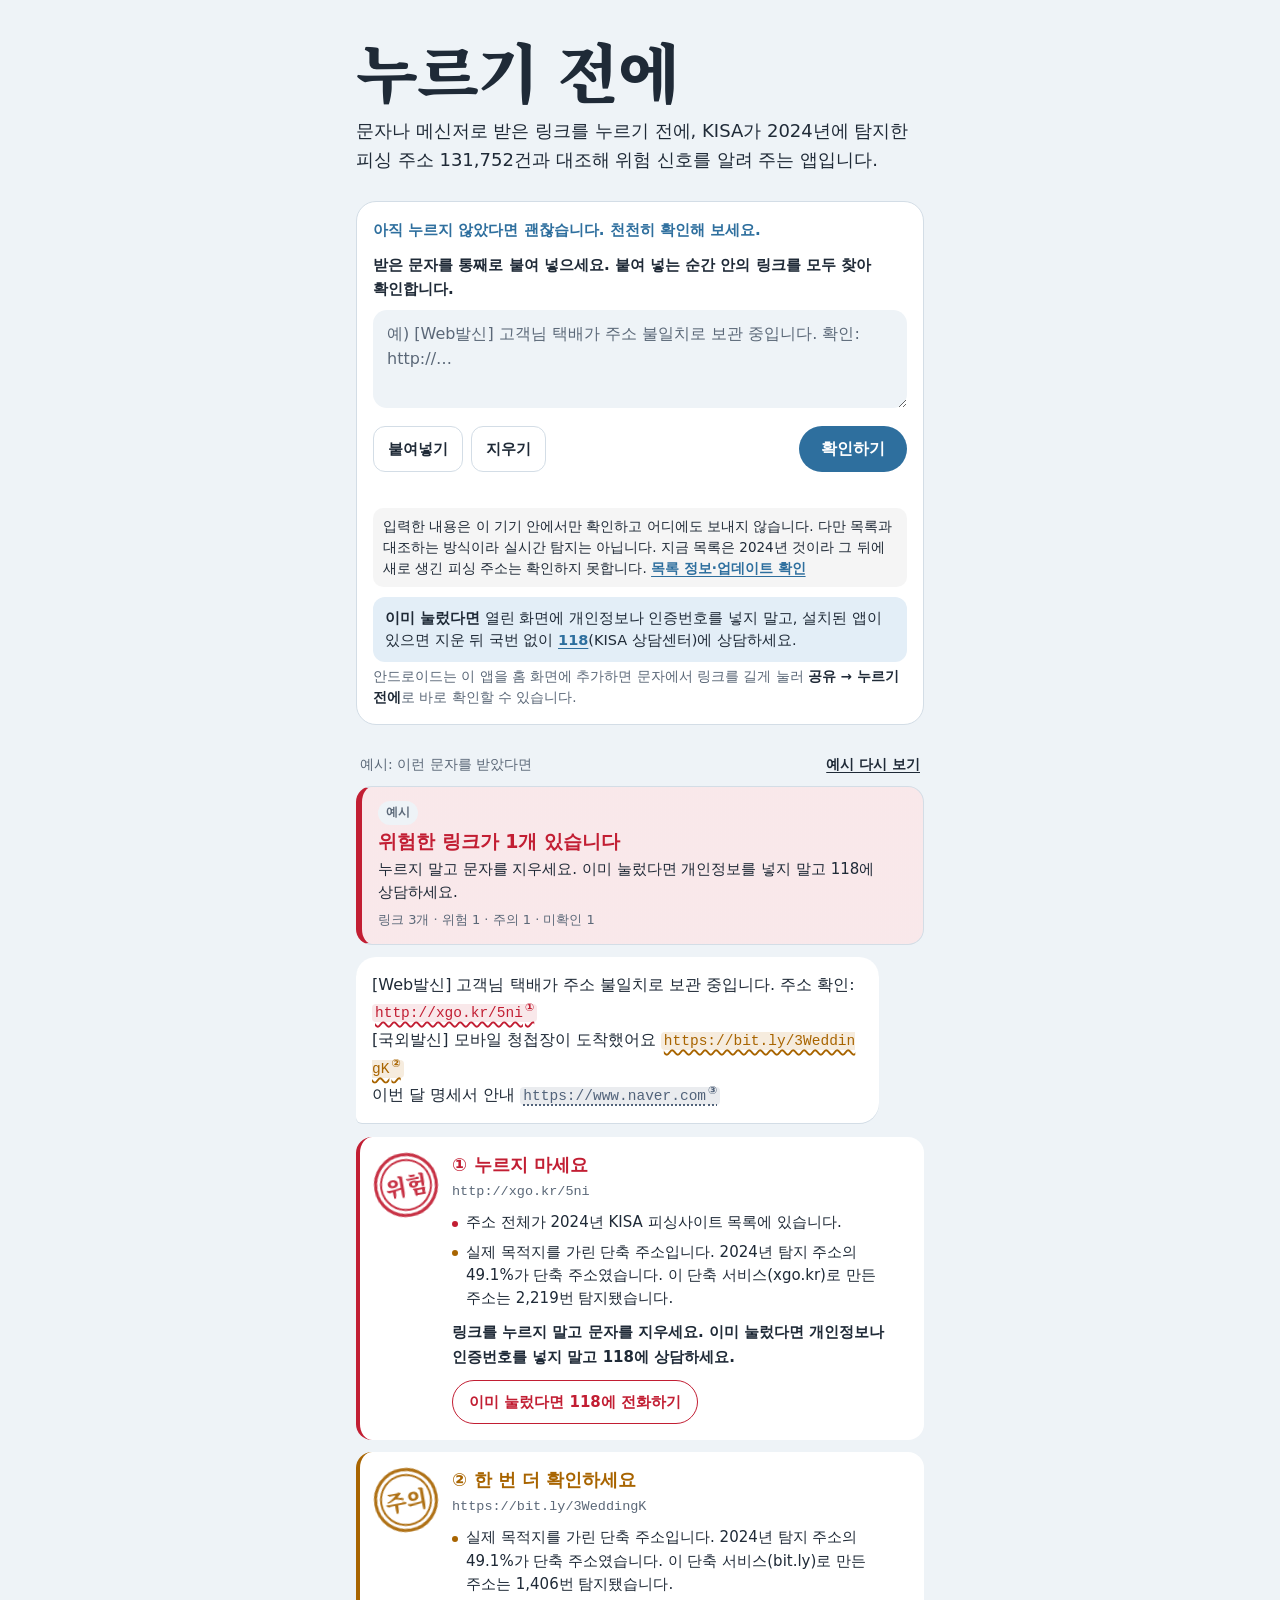
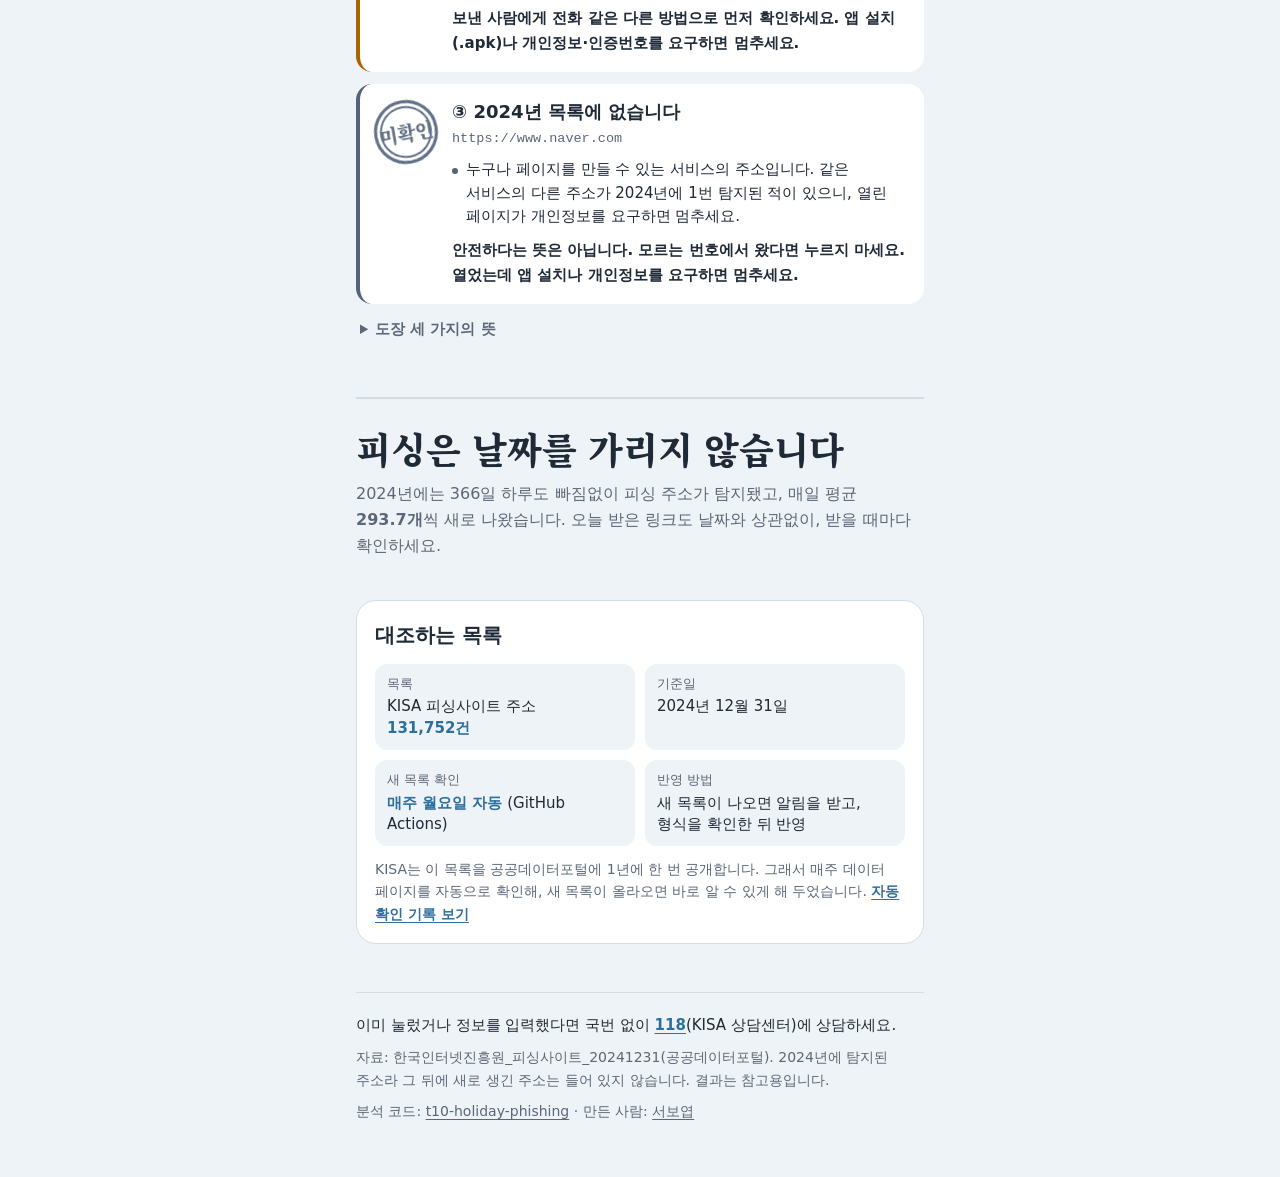
<file: before-tap/index.html>
<!doctype html>
<html lang="ko">
<head>
<meta charset="utf-8">
<meta name="viewport" content="width=device-width, initial-scale=1, viewport-fit=cover">
<title>누르기 전에</title>
<meta name="description" content="문자·메신저로 받은 링크를 누르기 전에, 2024년 KISA가 탐지한 피싱 주소와 대조해 위험 신호를 알려 주는 앱입니다.">
<meta name="theme-color" content="#eef3f7">
<meta name="color-scheme" content="light">
<link rel="manifest" href="manifest.webmanifest">
<link rel="icon" href="icons/icon-192.png">
<link rel="apple-touch-icon" href="icons/icon-192.png">
<link rel="stylesheet" href="style.css">
</head>
<body>
<div class="page">
  <header class="top">
    <h1>누르기 전에</h1>
    <p class="thesis">문자나 메신저로 받은 링크를 누르기 전에, KISA가 2024년에 탐지한 피싱 주소 131,752건과 대조해 위험 신호를 알려 주는 앱입니다.</p>
  </header>

  <section class="compose" aria-label="받은 문자 넣기">
    <p class="calm-line">아직 누르지 않았다면 괜찮습니다. 천천히 확인해 보세요.</p>
    <label class="compose-label" for="input">받은 문자를 통째로 붙여 넣으세요. 붙여 넣는 순간 안의 링크를 모두 찾아 확인합니다.</label>
    <textarea id="input" rows="3" spellcheck="false" autocomplete="off" placeholder="예) [Web발신] 고객님 택배가 주소 불일치로 보관 중입니다. 확인: http://…"></textarea>
    <div class="actions">
      <button type="button" id="btn-paste" class="quiet">붙여넣기</button>
      <button type="button" id="btn-clear" class="quiet">지우기</button>
      <button type="button" id="btn-check" class="go" disabled>확인하기</button>
    </div>
    <p class="status" id="status" role="status"></p>
    <p class="limit">입력한 내용은 이 기기 안에서만 확인하고 어디에도 보내지 않습니다. 다만 목록과 대조하는 방식이라 실시간 탐지는 아닙니다. 지금 목록은 2024년 것이라 그 뒤에 새로 생긴 피싱 주소는 확인하지 못합니다. <a href="#source">목록 정보·업데이트 확인</a></p>
    <p class="tapped"><b>이미 눌렀다면</b> 열린 화면에 개인정보나 인증번호를 넣지 말고, 설치된 앱이 있으면 지운 뒤 국번 없이 <a class="tel" href="tel:118">118</a>(KISA 상담센터)에 상담하세요.</p>
    <p class="share-tip" id="way-share">안드로이드는 이 앱을 홈 화면에 추가하면 문자에서 링크를 길게 눌러 <b>공유 → 누르기 전에</b>로 바로 확인할 수 있습니다. <button type="button" id="btn-install" class="inline" hidden>홈 화면에 추가</button></p>
  </section>

  <section class="thread" aria-label="확인 결과">
    <div class="thread-head">
      <span id="thread-label">예시 · 이런 문자를 받았을 때</span>
      <button type="button" id="btn-sample" class="inline">예시 다시 보기</button>
    </div>
    <div class="summary" id="summary" role="status" hidden></div>
    <div class="bubble" id="bubble"></div>
    <div id="results" aria-live="polite"></div>
    <div class="after" id="after" hidden>
      <button type="button" id="btn-copy" class="quiet">결과 복사해서 알려 주기</button>
      <button type="button" id="btn-again" class="go">다른 문자 확인하기</button>
    </div>
    <details class="legend">
      <summary>도장 세 가지의 뜻</summary>
      <dl>
        <dt><span class="mini match">위험</span></dt><dd>2024년 KISA 피싱사이트 목록에 있는 주소나 도메인입니다.</dd>
        <dt><span class="mini caution">주의</span></dt><dd>목록에는 없지만 탐지 주소에서 자주 보인 특징이 있습니다. 단축 주소, 낯선 끝부분, 회사 이름 흉내 같은 것입니다.</dd>
        <dt><span class="mini unlisted">미확인</span></dt><dd>2024년 목록에 없고 눈에 띄는 신호도 없습니다. 안전하다는 뜻은 아닙니다. 그 뒤에 새로 생긴 피싱 주소는 목록에 없습니다.</dd>
      </dl>
    </details>
  </section>

  <section class="paper" id="paper" aria-labelledby="paper-h">
    <h2 id="paper-h">피싱은 날짜를 가리지 않습니다</h2>
    <p class="lead">2024년에는 366일 하루도 빠짐없이 피싱 주소가 탐지됐고, 매일 평균 <b>293.7개</b>씩 새로 나왔습니다. 오늘 받은 링크도 날짜와 상관없이, 받을 때마다 확인하세요.</p>
  </section>

  <section class="source" id="source" aria-labelledby="source-h">
    <h2 id="source-h">대조하는 목록</h2>
    <dl class="src-grid">
      <div><dt>목록</dt><dd>KISA 피싱사이트 주소 <b>131,752건</b></dd></div>
      <div><dt>기준일</dt><dd>2024년 12월 31일</dd></div>
      <div><dt>새 목록 확인</dt><dd><b>매주 월요일 자동</b> (GitHub Actions)</dd></div>
      <div><dt>반영 방법</dt><dd>새 목록이 나오면 알림을 받고, 형식을 확인한 뒤 반영</dd></div>
    </dl>
    <p class="src-note">KISA는 이 목록을 공공데이터포털에 1년에 한 번 공개합니다. 그래서 매주 데이터 페이지를 자동으로 확인해, 새 목록이 올라오면 바로 알 수 있게 해 두었습니다. <a href="https://github.com/sby1234-ai/myprofile/actions/workflows/phishing-list-check.yml">자동 확인 기록 보기</a></p>
  </section>

  <footer class="foot">
    <p class="call">이미 눌렀거나 정보를 입력했다면 국번 없이 <a class="tel" href="tel:118">118</a>(KISA 상담센터)에 상담하세요.</p>
    <p>자료: 한국인터넷진흥원_피싱사이트_20241231(공공데이터포털). 2024년에 탐지된 주소라 그 뒤에 새로 생긴 주소는 들어 있지 않습니다. 결과는 참고용입니다.</p>
    <p>분석 코드: <a href="https://github.com/sby1234-ai/t10-holiday-phishing">t10-holiday-phishing</a> · 만든 사람: <a href="https://sby1234-ai.github.io/myprofile/">서보엽</a></p>
  </footer>
</div>

<script src="data/lookup.js" defer></script>
<script src="checker.js" defer></script>
<script src="app.js" defer></script>
</body>
</html>
</file>
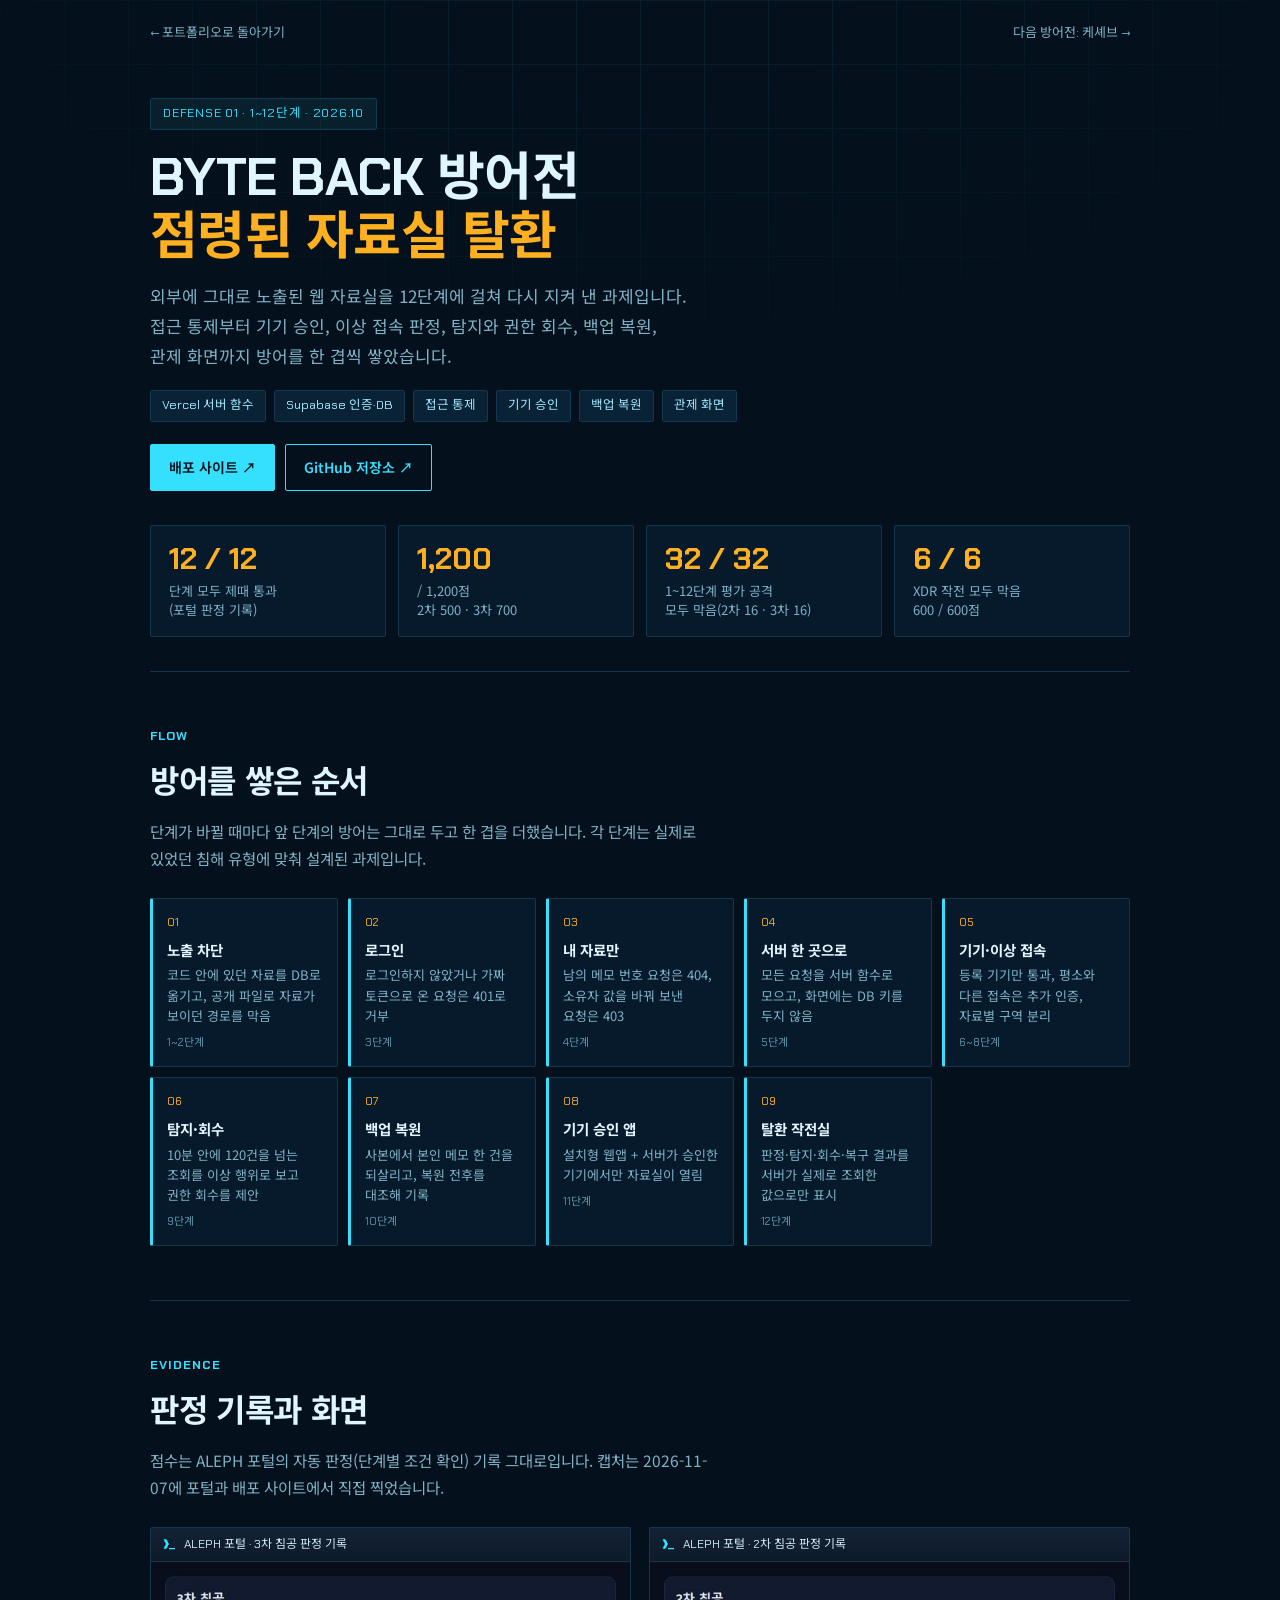
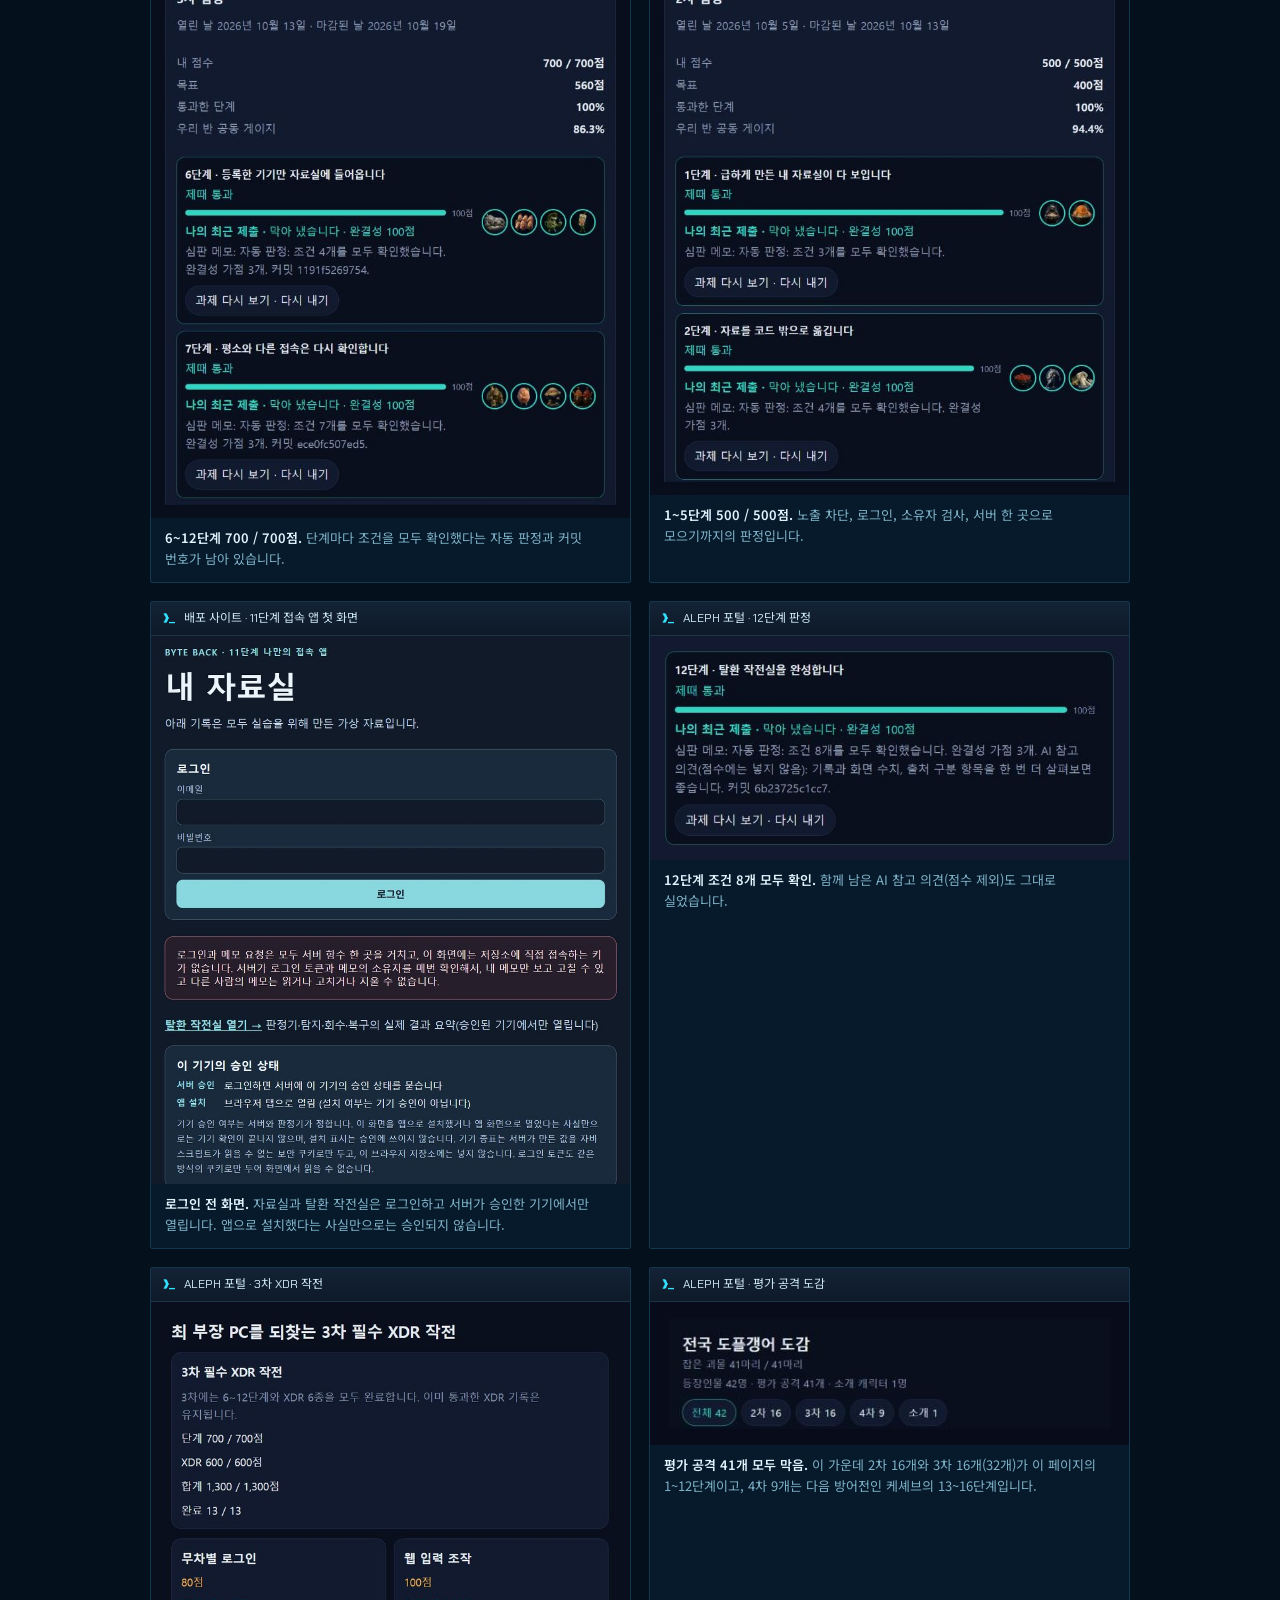
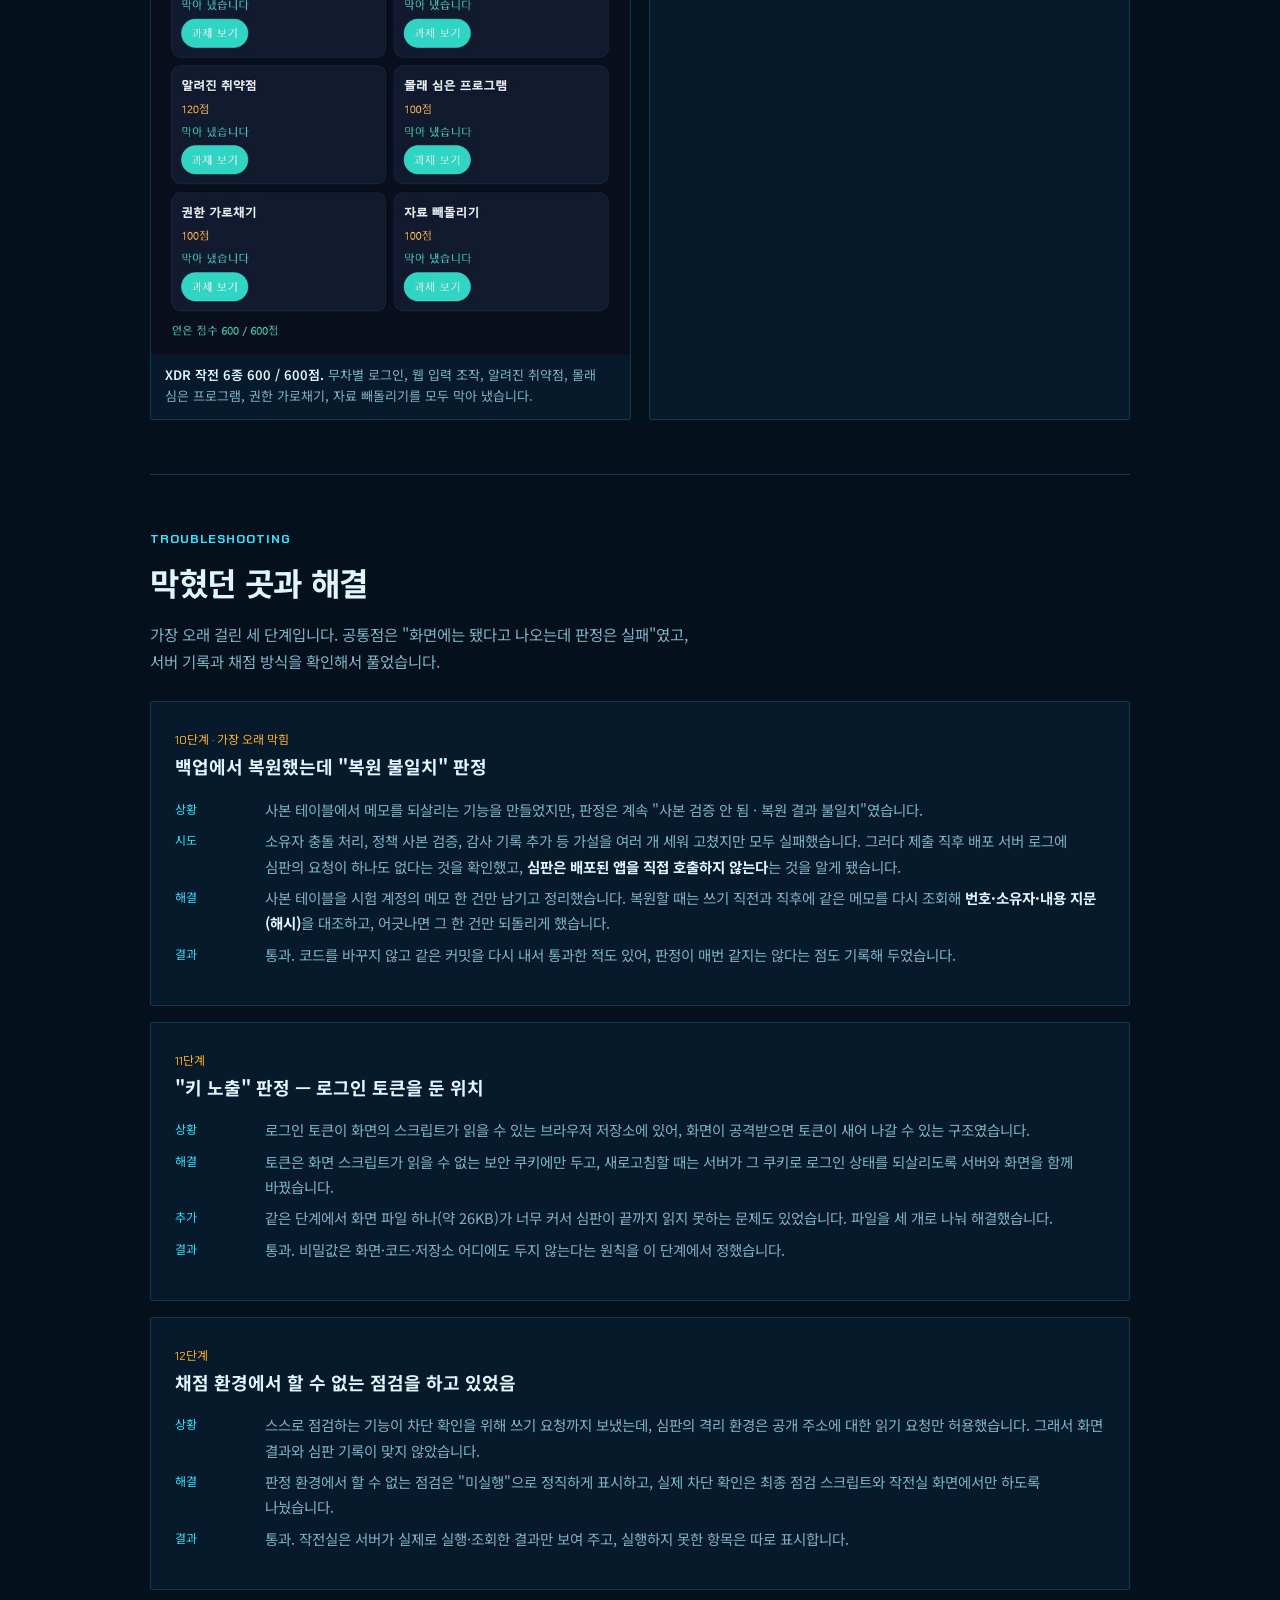
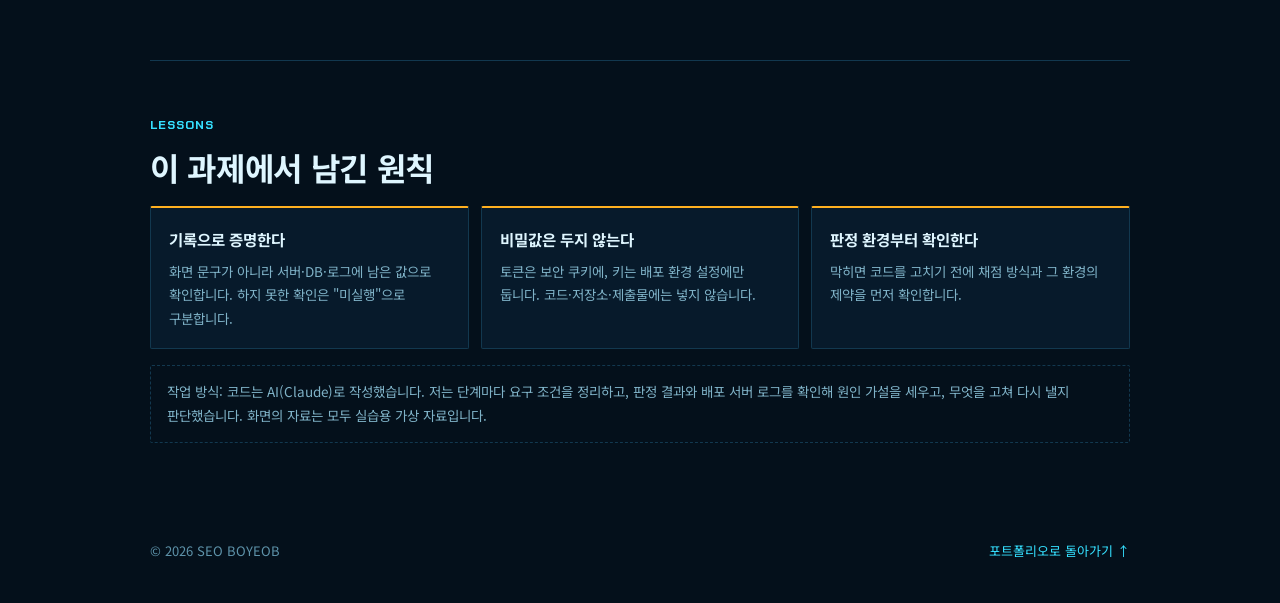
<file: byteback.html>
<!DOCTYPE html>
<html lang="ko">
<head>
  <meta charset="UTF-8">
  <meta name="viewport" content="width=device-width, initial-scale=1.0">
  <link rel="icon" href="data:,">
  <title>BYTE BACK 방어전 · 점령된 자료실 탈환</title>
  <link rel="preconnect" href="https://fonts.googleapis.com">
  <link rel="preconnect" href="https://fonts.gstatic.com" crossorigin>
  <link href="https://fonts.googleapis.com/css2?family=Noto+Sans+KR:wght@400;500;700&family=Chakra+Petch:wght@500;700&display=swap" rel="stylesheet">
  <link rel="stylesheet" href="defense.css">
</head>
<body>
<div class="grid-bg"></div>
<div class="wrap">

  <div class="top">
    <a href="index.html#defense">← 포트폴리오로 돌아가기</a>
    <a href="kesheb.html">다음 방어전: 케셰브 →</a>
  </div>

  <header class="hero">
    <span class="eyebrow">DEFENSE 01 · 1~12단계 · 2026.10</span>
    <h1>BYTE BACK 방어전<br><span class="accent">점령된 자료실 탈환</span></h1>
    <p class="lead">외부에 그대로 노출된 웹 자료실을 12단계에 걸쳐 다시 지켜 낸 과제입니다. 접근 통제부터 기기 승인, 이상 접속 판정, 탐지와 권한 회수, 백업 복원, 관제 화면까지 방어를 한 겹씩 쌓았습니다.</p>
    <div class="meta"><span>Vercel 서버 함수</span><span>Supabase 인증·DB</span><span>접근 통제</span><span>기기 승인</span><span>백업 복원</span><span>관제 화면</span></div>
    <div class="links">
      <a class="btn primary" href="https://choi-bujang-secret-vault-eight-psi.vercel.app/" target="_blank" rel="noopener">배포 사이트 ↗</a>
      <a class="btn" href="https://github.com/sby1234-ai/choi-bujang-secret-vault" target="_blank" rel="noopener">GitHub 저장소 ↗</a>
    </div>
    <div class="stats">
      <div class="stat"><div class="num">12 / 12</div><div class="lbl">단계 모두 제때 통과<br>(포털 판정 기록)</div></div>
      <div class="stat"><div class="num">1,200</div><div class="lbl">/ 1,200점<br>2차 500 · 3차 700</div></div>
      <div class="stat"><div class="num">32 / 32</div><div class="lbl">1~12단계 평가 공격<br>모두 막음(2차 16 · 3차 16)</div></div>
      <div class="stat"><div class="num">6 / 6</div><div class="lbl">XDR 작전 모두 막음<br>600 / 600점</div></div>
    </div>
  </header>

  <section>
    <h2><span class="idx">FLOW</span>방어를 쌓은 순서</h2>
    <p class="sub">단계가 바뀔 때마다 앞 단계의 방어는 그대로 두고 한 겹을 더했습니다. 각 단계는 실제로 있었던 침해 유형에 맞춰 설계된 과제입니다.</p>
    <ol class="flow">
      <li><b>노출 차단</b><span>코드 안에 있던 자료를 DB로 옮기고, 공개 파일로 자료가 보이던 경로를 막음</span><em>1~2단계</em></li>
      <li><b>로그인</b><span>로그인하지 않았거나 가짜 토큰으로 온 요청은 401로 거부</span><em>3단계</em></li>
      <li><b>내 자료만</b><span>남의 메모 번호 요청은 404, 소유자 값을 바꿔 보낸 요청은 403</span><em>4단계</em></li>
      <li><b>서버 한 곳으로</b><span>모든 요청을 서버 함수로 모으고, 화면에는 DB 키를 두지 않음</span><em>5단계</em></li>
      <li><b>기기·이상 접속</b><span>등록 기기만 통과, 평소와 다른 접속은 추가 인증, 자료별 구역 분리</span><em>6~8단계</em></li>
      <li><b>탐지·회수</b><span>10분 안에 120건을 넘는 조회를 이상 행위로 보고 권한 회수를 제안</span><em>9단계</em></li>
      <li><b>백업 복원</b><span>사본에서 본인 메모 한 건을 되살리고, 복원 전후를 대조해 기록</span><em>10단계</em></li>
      <li><b>기기 승인 앱</b><span>설치형 웹앱 + 서버가 승인한 기기에서만 자료실이 열림</span><em>11단계</em></li>
      <li><b>탈환 작전실</b><span>판정·탐지·회수·복구 결과를 서버가 실제로 조회한 값으로만 표시</span><em>12단계</em></li>
    </ol>
  </section>

  <section>
    <h2><span class="idx">EVIDENCE</span>판정 기록과 화면</h2>
    <p class="sub">점수는 ALEPH 포털의 자동 판정(단계별 조건 확인) 기록 그대로입니다. 캡처는 2026-11-07에 포털과 배포 사이트에서 직접 찍었습니다.</p>
    <div class="shots">
      <figure><div class="bar">ALEPH 포털 · 3차 침공 판정 기록</div><img src="img/byteback-score3.jpg" alt="3차 침공 700/700점, 통과한 단계 100%" loading="lazy"><figcaption><b>6~12단계 700 / 700점.</b> 단계마다 조건을 모두 확인했다는 자동 판정과 커밋 번호가 남아 있습니다.</figcaption></figure>
      <figure><div class="bar">ALEPH 포털 · 2차 침공 판정 기록</div><img src="img/byteback-score2.jpg" alt="2차 침공 500/500점, 통과한 단계 100%" loading="lazy"><figcaption><b>1~5단계 500 / 500점.</b> 노출 차단, 로그인, 소유자 검사, 서버 한 곳으로 모으기까지의 판정입니다.</figcaption></figure>
      <figure><div class="bar">배포 사이트 · 11단계 접속 앱 첫 화면</div><img src="img/byteback-app.jpg" alt="BYTE BACK 내 자료실 로그인 화면과 기기 승인 상태 안내" loading="lazy"><figcaption><b>로그인 전 화면.</b> 자료실과 탈환 작전실은 로그인하고 서버가 승인한 기기에서만 열립니다. 앱으로 설치했다는 사실만으로는 승인되지 않습니다.</figcaption></figure>
      <figure><div class="bar">ALEPH 포털 · 12단계 판정</div><img src="img/byteback-stage12.jpg" alt="12단계 탈환 작전실 제때 통과, 조건 8개 모두 확인" loading="lazy"><figcaption><b>12단계 조건 8개 모두 확인.</b> 함께 남은 AI 참고 의견(점수 제외)도 그대로 실었습니다.</figcaption></figure>
      <figure><div class="bar">ALEPH 포털 · 3차 XDR 작전</div><img src="img/byteback-xdr.jpg" alt="3차 XDR 작전 6종 모두 막아 냄, XDR 600/600점, 합계 1,300/1,300점" loading="lazy"><figcaption><b>XDR 작전 6종 600 / 600점.</b> 무차별 로그인, 웹 입력 조작, 알려진 취약점, 몰래 심은 프로그램, 권한 가로채기, 자료 빼돌리기를 모두 막아 냈습니다.</figcaption></figure>
      <figure><div class="bar">ALEPH 포털 · 평가 공격 도감</div><img src="img/defense-dogam.jpg" alt="전국 도플갱어 도감, 잡은 괴물 41마리 / 41마리, 2차 16 · 3차 16 · 4차 9" loading="lazy"><figcaption><b>평가 공격 41개 모두 막음.</b> 이 가운데 2차 16개와 3차 16개(32개)가 이 페이지의 1~12단계이고, 4차 9개는 다음 방어전인 케셰브의 13~16단계입니다.</figcaption></figure>
    </div>
  </section>

  <section>
    <h2><span class="idx">TROUBLESHOOTING</span>막혔던 곳과 해결</h2>
    <p class="sub">가장 오래 걸린 세 단계입니다. 공통점은 "화면에는 됐다고 나오는데 판정은 실패"였고, 서버 기록과 채점 방식을 확인해서 풀었습니다.</p>

    <div class="case">
      <span class="tag">10단계 · 가장 오래 막힘</span>
      <h3>백업에서 복원했는데 "복원 불일치" 판정</h3>
      <dl class="star">
        <dt>상황</dt><dd>사본 테이블에서 메모를 되살리는 기능을 만들었지만, 판정은 계속 "사본 검증 안 됨 · 복원 결과 불일치"였습니다.</dd>
        <dt>시도</dt><dd>소유자 충돌 처리, 정책 사본 검증, 감사 기록 추가 등 가설을 여러 개 세워 고쳤지만 모두 실패했습니다. 그러다 제출 직후 배포 서버 로그에 심판의 요청이 하나도 없다는 것을 확인했고, <b>심판은 배포된 앱을 직접 호출하지 않는다</b>는 것을 알게 됐습니다.</dd>
        <dt>해결</dt><dd>사본 테이블을 시험 계정의 메모 한 건만 남기고 정리했습니다. 복원할 때는 쓰기 직전과 직후에 같은 메모를 다시 조회해 <b>번호·소유자·내용 지문(해시)</b>을 대조하고, 어긋나면 그 한 건만 되돌리게 했습니다.</dd>
        <dt>결과</dt><dd>통과. 코드를 바꾸지 않고 같은 커밋을 다시 내서 통과한 적도 있어, 판정이 매번 같지는 않다는 점도 기록해 두었습니다.</dd>
      </dl>
    </div>

    <div class="case">
      <span class="tag">11단계</span>
      <h3>"키 노출" 판정 — 로그인 토큰을 둔 위치</h3>
      <dl class="star">
        <dt>상황</dt><dd>로그인 토큰이 화면의 스크립트가 읽을 수 있는 브라우저 저장소에 있어, 화면이 공격받으면 토큰이 새어 나갈 수 있는 구조였습니다.</dd>
        <dt>해결</dt><dd>토큰은 화면 스크립트가 읽을 수 없는 보안 쿠키에만 두고, 새로고침할 때는 서버가 그 쿠키로 로그인 상태를 되살리도록 서버와 화면을 함께 바꿨습니다.</dd>
        <dt>추가</dt><dd>같은 단계에서 화면 파일 하나(약 26KB)가 너무 커서 심판이 끝까지 읽지 못하는 문제도 있었습니다. 파일을 세 개로 나눠 해결했습니다.</dd>
        <dt>결과</dt><dd>통과. 비밀값은 화면·코드·저장소 어디에도 두지 않는다는 원칙을 이 단계에서 정했습니다.</dd>
      </dl>
    </div>

    <div class="case">
      <span class="tag">12단계</span>
      <h3>채점 환경에서 할 수 없는 점검을 하고 있었음</h3>
      <dl class="star">
        <dt>상황</dt><dd>스스로 점검하는 기능이 차단 확인을 위해 쓰기 요청까지 보냈는데, 심판의 격리 환경은 공개 주소에 대한 읽기 요청만 허용했습니다. 그래서 화면 결과와 심판 기록이 맞지 않았습니다.</dd>
        <dt>해결</dt><dd>판정 환경에서 할 수 없는 점검은 "미실행"으로 정직하게 표시하고, 실제 차단 확인은 최종 점검 스크립트와 작전실 화면에서만 하도록 나눴습니다.</dd>
        <dt>결과</dt><dd>통과. 작전실은 서버가 실제로 실행·조회한 결과만 보여 주고, 실행하지 못한 항목은 따로 표시합니다.</dd>
      </dl>
    </div>
  </section>

  <section>
    <h2><span class="idx">LESSONS</span>이 과제에서 남긴 원칙</h2>
    <div class="rules">
      <div class="rule"><b>기록으로 증명한다</b><p>화면 문구가 아니라 서버·DB·로그에 남은 값으로 확인합니다. 하지 못한 확인은 "미실행"으로 구분합니다.</p></div>
      <div class="rule"><b>비밀값은 두지 않는다</b><p>토큰은 보안 쿠키에, 키는 배포 환경 설정에만 둡니다. 코드·저장소·제출물에는 넣지 않습니다.</p></div>
      <div class="rule"><b>판정 환경부터 확인한다</b><p>막히면 코드를 고치기 전에 채점 방식과 그 환경의 제약을 먼저 확인합니다.</p></div>
    </div>
    <p class="note">작업 방식: 코드는 AI(Claude)로 작성했습니다. 저는 단계마다 요구 조건을 정리하고, 판정 결과와 배포 서버 로그를 확인해 원인 가설을 세우고, 무엇을 고쳐 다시 낼지 판단했습니다. 화면의 자료는 모두 실습용 가상 자료입니다.</p>
  </section>

  <footer>
    <span>© 2026 SEO BOYEOB</span>
    <a href="index.html#defense">포트폴리오로 돌아가기 ↑</a>
  </footer>
</div>
<div class="lb" id="lb"><img alt=""></div>
<script>
(function(){var lb=document.getElementById('lb'),im=lb.querySelector('img');
document.addEventListener('click',function(e){var t=e.target;if(t.tagName==='IMG'&&t.closest('figure')){im.src=t.src;im.alt=t.alt;lb.classList.add('on');}else if(lb.classList.contains('on')){lb.classList.remove('on');}});
document.addEventListener('keydown',function(e){if(e.key==='Escape')lb.classList.remove('on');});})();
</script>
</body>
</html>
</file>
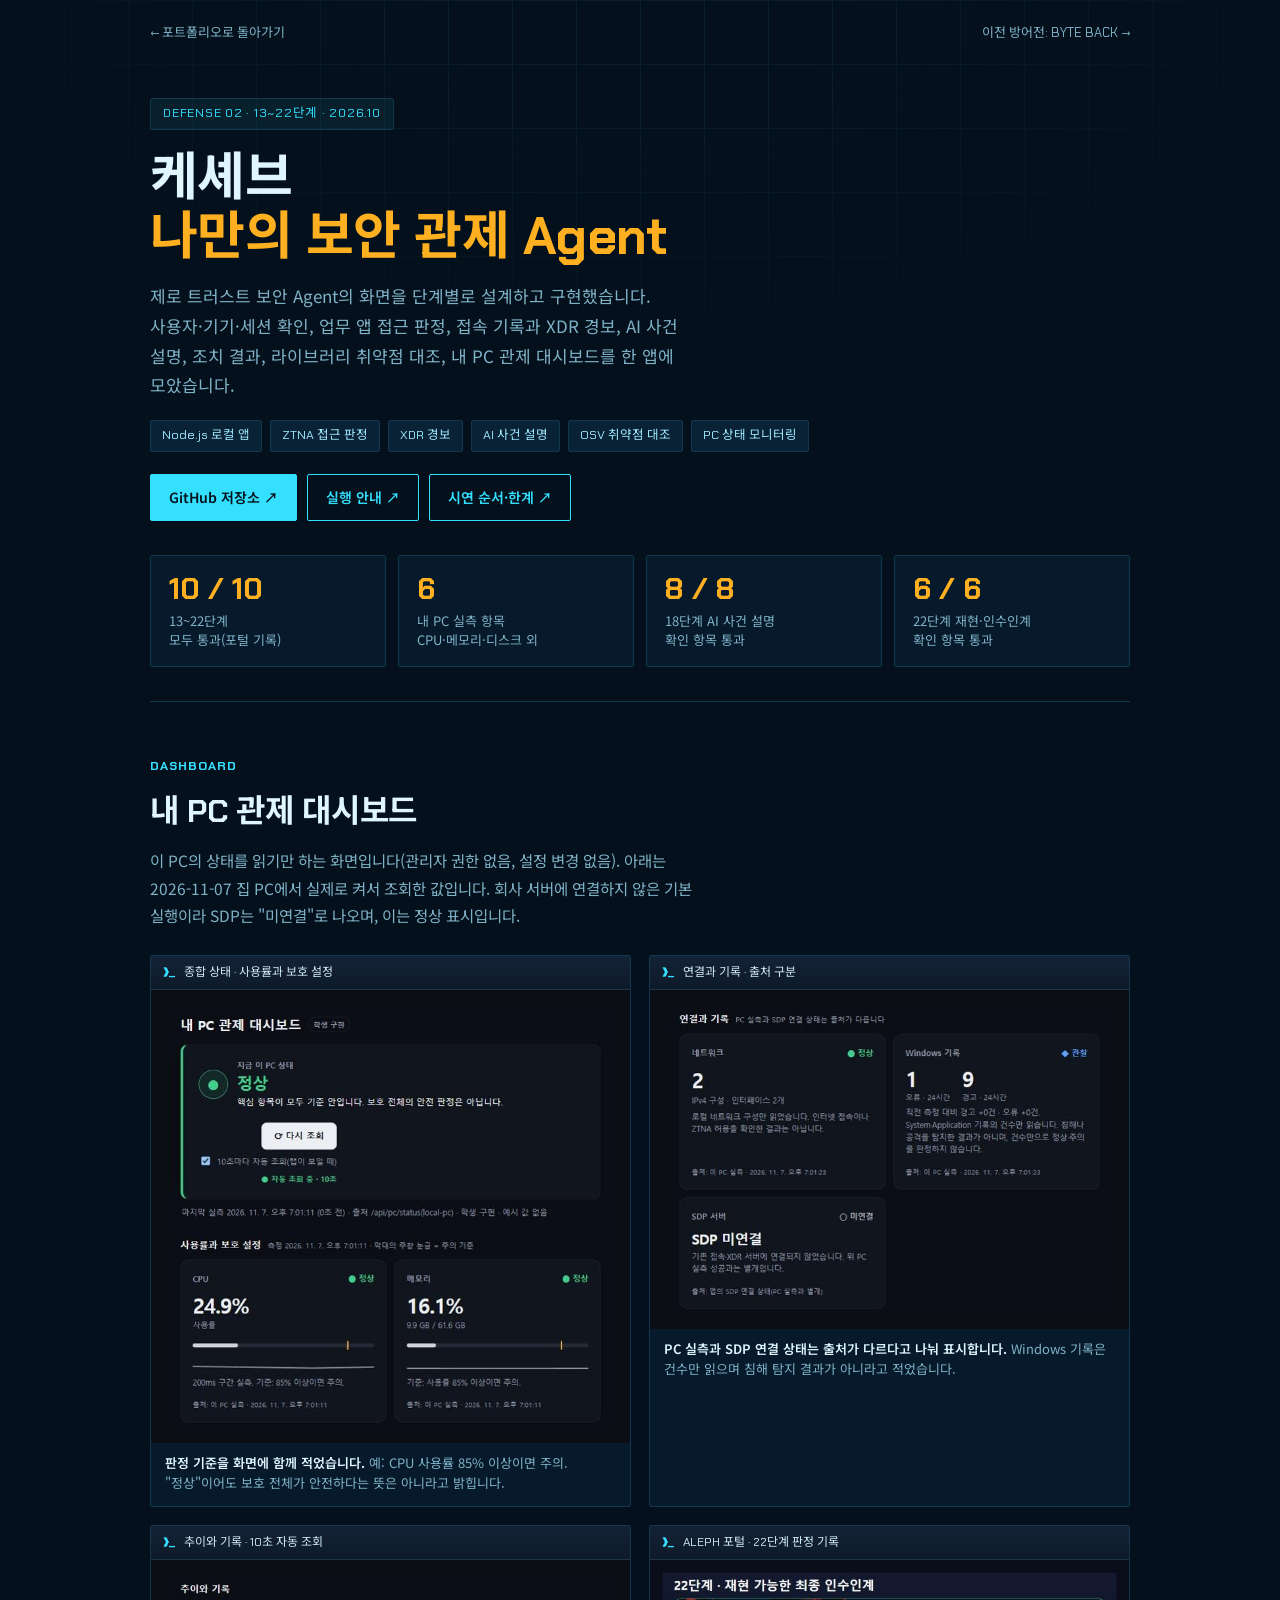
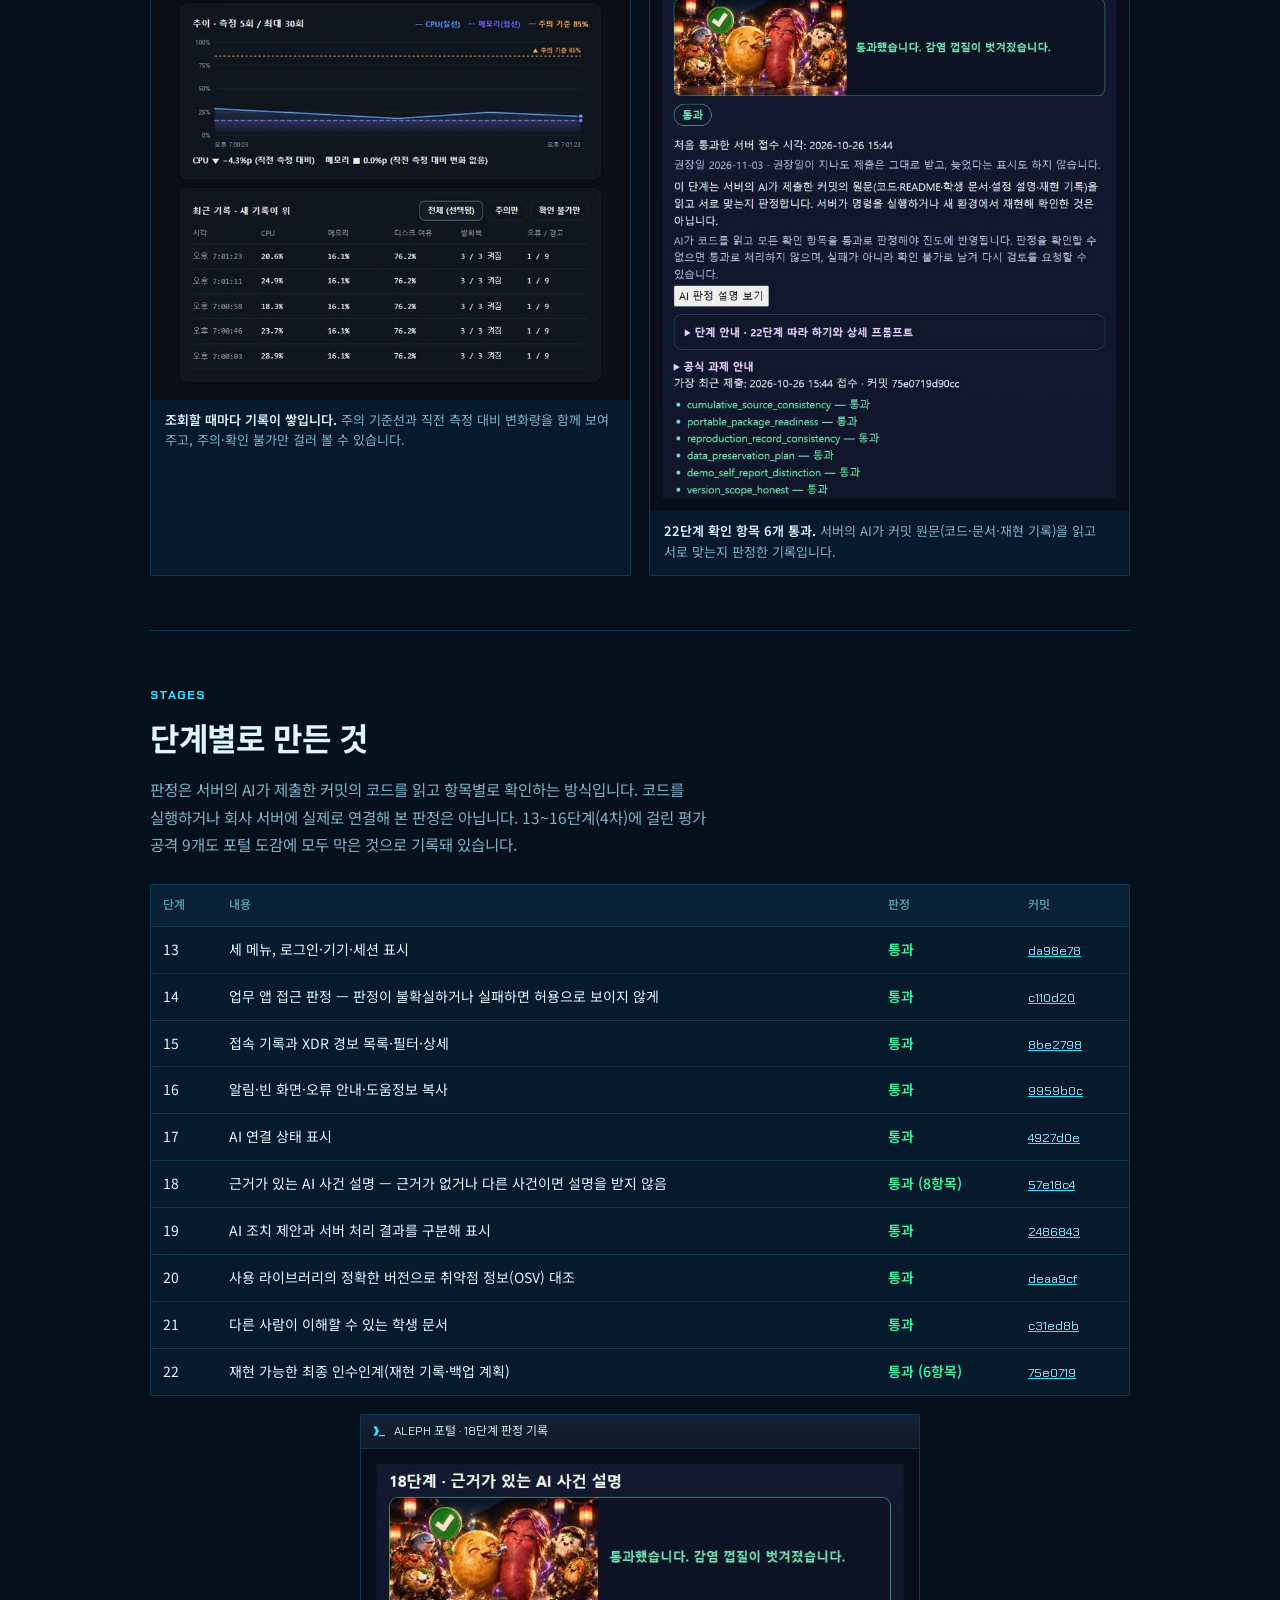
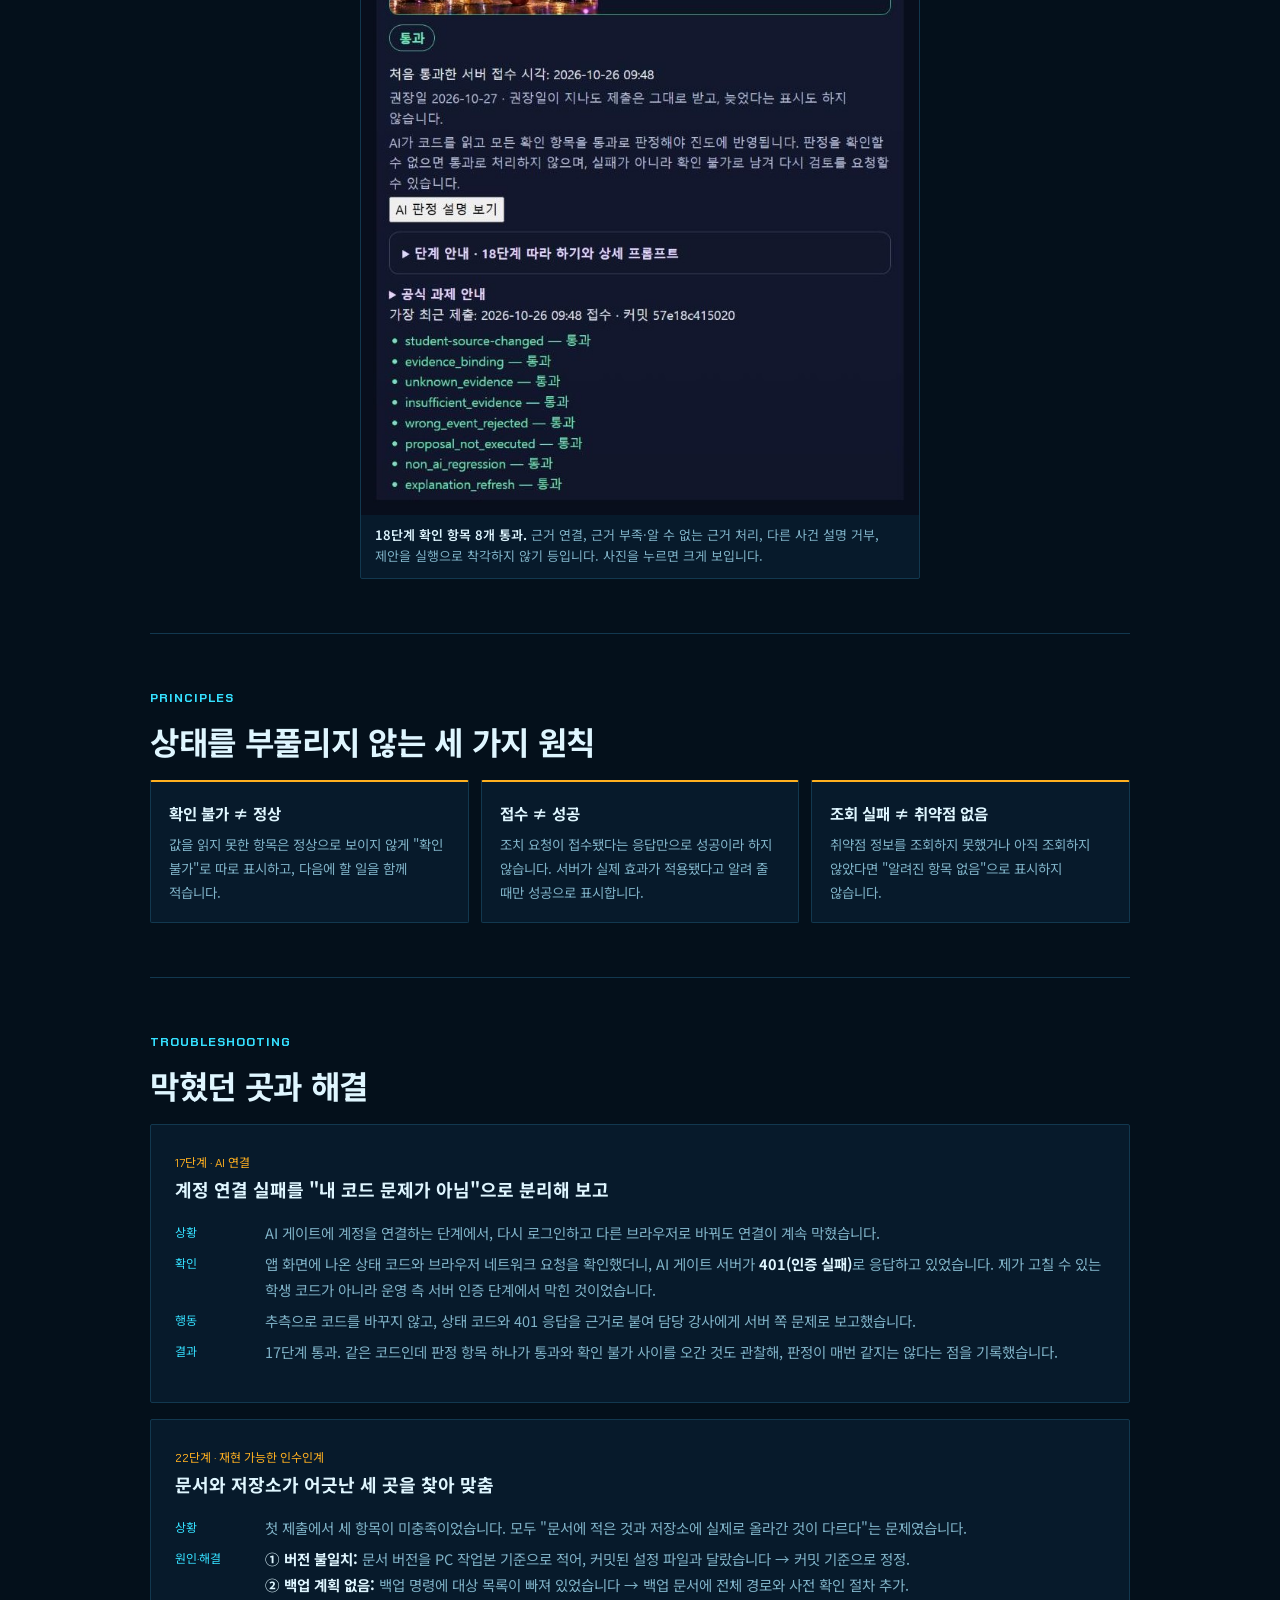
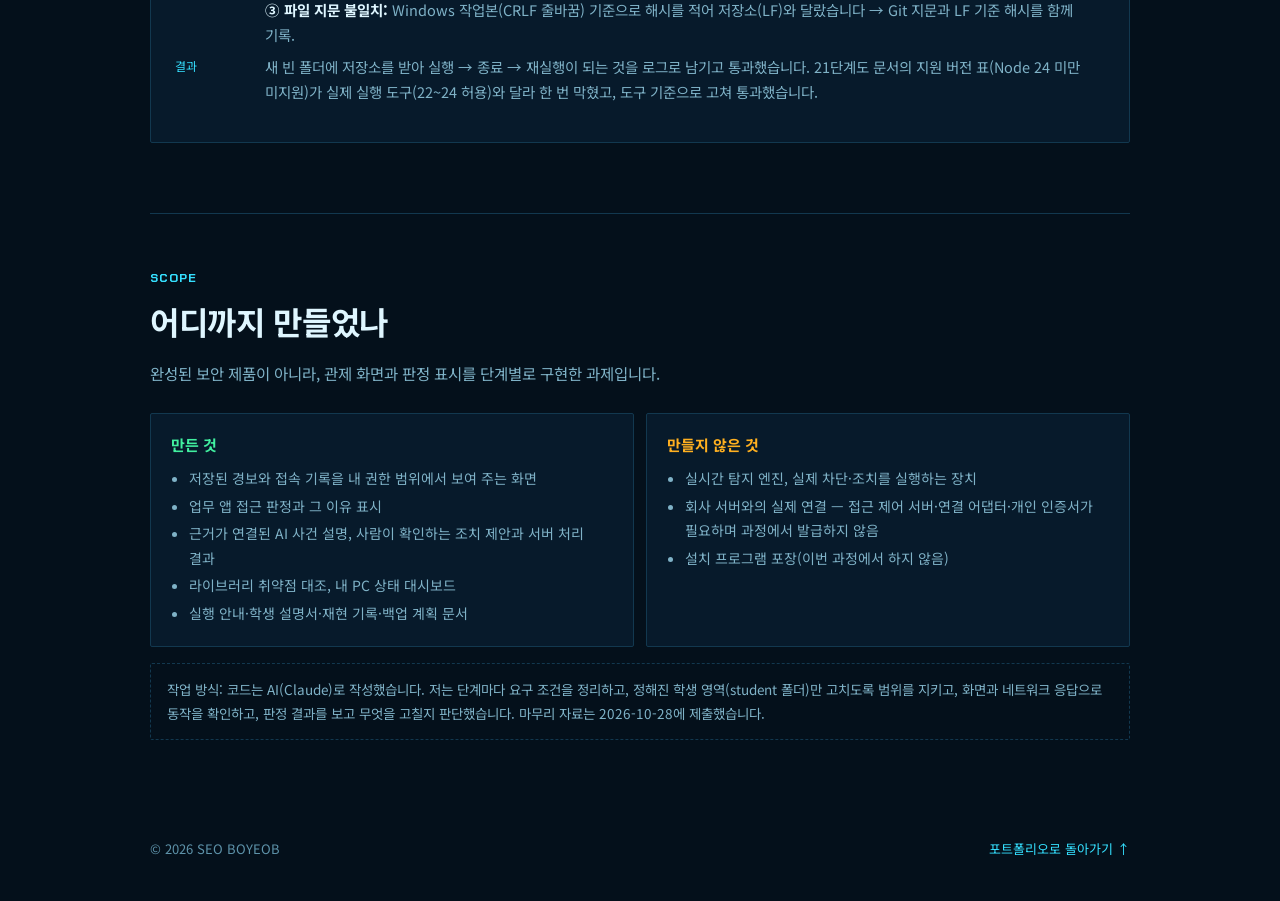
<file: kesheb.html>
<!DOCTYPE html>
<html lang="ko">
<head>
  <meta charset="UTF-8">
  <meta name="viewport" content="width=device-width, initial-scale=1.0">
  <link rel="icon" href="data:,">
  <title>케셰브 · 나만의 보안 관제 Agent</title>
  <link rel="preconnect" href="https://fonts.googleapis.com">
  <link rel="preconnect" href="https://fonts.gstatic.com" crossorigin>
  <link href="https://fonts.googleapis.com/css2?family=Noto+Sans+KR:wght@400;500;700&family=Chakra+Petch:wght@500;700&display=swap" rel="stylesheet">
  <link rel="stylesheet" href="defense.css">
</head>
<body>
<div class="grid-bg"></div>
<div class="wrap">

  <div class="top">
    <a href="index.html#defense">← 포트폴리오로 돌아가기</a>
    <a href="byteback.html">이전 방어전: BYTE BACK →</a>
  </div>

  <header class="hero">
    <span class="eyebrow">DEFENSE 02 · 13~22단계 · 2026.10</span>
    <h1>케셰브<br><span class="accent">나만의 보안 관제 Agent</span></h1>
    <p class="lead">제로 트러스트 보안 Agent의 화면을 단계별로 설계하고 구현했습니다. 사용자·기기·세션 확인, 업무 앱 접근 판정, 접속 기록과 XDR 경보, AI 사건 설명, 조치 결과, 라이브러리 취약점 대조, 내 PC 관제 대시보드를 한 앱에 모았습니다.</p>
    <div class="meta"><span>Node.js 로컬 앱</span><span>ZTNA 접근 판정</span><span>XDR 경보</span><span>AI 사건 설명</span><span>OSV 취약점 대조</span><span>PC 상태 모니터링</span></div>
    <div class="links">
      <a class="btn primary" href="https://github.com/sby1234-ai/kesheb-defense" target="_blank" rel="noopener">GitHub 저장소 ↗</a>
      <a class="btn" href="https://github.com/sby1234-ai/kesheb-defense/blob/master/on-client/docs/RUN_GUIDE.md" target="_blank" rel="noopener">실행 안내 ↗</a>
      <a class="btn" href="https://github.com/sby1234-ai/kesheb-defense/blob/master/on-client/docs/DEMO_AND_LIMITS.md" target="_blank" rel="noopener">시연 순서·한계 ↗</a>
    </div>
    <div class="stats">
      <div class="stat"><div class="num">10 / 10</div><div class="lbl">13~22단계<br>모두 통과(포털 기록)</div></div>
      <div class="stat"><div class="num">6</div><div class="lbl">내 PC 실측 항목<br>CPU·메모리·디스크 외</div></div>
      <div class="stat"><div class="num">8 / 8</div><div class="lbl">18단계 AI 사건 설명<br>확인 항목 통과</div></div>
      <div class="stat"><div class="num">6 / 6</div><div class="lbl">22단계 재현·인수인계<br>확인 항목 통과</div></div>
    </div>
  </header>

  <section>
    <h2><span class="idx">DASHBOARD</span>내 PC 관제 대시보드</h2>
    <p class="sub">이 PC의 상태를 읽기만 하는 화면입니다(관리자 권한 없음, 설정 변경 없음). 아래는 2026-11-07 집 PC에서 실제로 켜서 조회한 값입니다. 회사 서버에 연결하지 않은 기본 실행이라 SDP는 "미연결"로 나오며, 이는 정상 표시입니다.</p>
    <div class="shots">
      <figure><div class="bar">종합 상태 · 사용률과 보호 설정</div><img src="img/kesheb-1.jpg" alt="내 PC 관제 대시보드 종합 상태 정상, CPU·메모리 카드" loading="lazy"><figcaption><b>판정 기준을 화면에 함께 적었습니다.</b> 예: CPU 사용률 85% 이상이면 주의. "정상"이어도 보호 전체가 안전하다는 뜻은 아니라고 밝힙니다.</figcaption></figure>
      <figure><div class="bar">연결과 기록 · 출처 구분</div><img src="img/kesheb-2.jpg" alt="네트워크·Windows 기록·SDP 미연결 카드" loading="lazy"><figcaption><b>PC 실측과 SDP 연결 상태는 출처가 다르다고 나눠 표시합니다.</b> Windows 기록은 건수만 읽으며 침해 탐지 결과가 아니라고 적었습니다.</figcaption></figure>
      <figure><div class="bar">추이와 기록 · 10초 자동 조회</div><img src="img/kesheb-3.jpg" alt="CPU·메모리 추이 그래프와 최근 기록 표" loading="lazy"><figcaption><b>조회할 때마다 기록이 쌓입니다.</b> 주의 기준선과 직전 측정 대비 변화량을 함께 보여 주고, 주의·확인 불가만 걸러 볼 수 있습니다.</figcaption></figure>
      <figure><div class="bar">ALEPH 포털 · 22단계 판정 기록</div><img src="img/kesheb-judge22.jpg" alt="22단계 재현 가능한 최종 인수인계 통과, 확인 항목 6개 통과" loading="lazy"><figcaption><b>22단계 확인 항목 6개 통과.</b> 서버의 AI가 커밋 원문(코드·문서·재현 기록)을 읽고 서로 맞는지 판정한 기록입니다.</figcaption></figure>
    </div>
  </section>

  <section>
    <h2><span class="idx">STAGES</span>단계별로 만든 것</h2>
    <p class="sub">판정은 서버의 AI가 제출한 커밋의 코드를 읽고 항목별로 확인하는 방식입니다. 코드를 실행하거나 회사 서버에 실제로 연결해 본 판정은 아닙니다. 13~16단계(4차)에 걸린 평가 공격 9개도 포털 도감에 모두 막은 것으로 기록돼 있습니다.</p>
    <div class="tablewrap">
      <table>
        <thead><tr><th>단계</th><th>내용</th><th>판정</th><th>커밋</th></tr></thead>
        <tbody>
          <tr><td>13</td><td>세 메뉴, 로그인·기기·세션 표시</td><td><span class="ok">통과</span></td><td><a href="https://github.com/sby1234-ai/kesheb-defense/commit/da98e78" target="_blank" rel="noopener"><code>da98e78</code></a></td></tr>
          <tr><td>14</td><td>업무 앱 접근 판정 — 판정이 불확실하거나 실패하면 허용으로 보이지 않게</td><td><span class="ok">통과</span></td><td><a href="https://github.com/sby1234-ai/kesheb-defense/commit/c110d20" target="_blank" rel="noopener"><code>c110d20</code></a></td></tr>
          <tr><td>15</td><td>접속 기록과 XDR 경보 목록·필터·상세</td><td><span class="ok">통과</span></td><td><a href="https://github.com/sby1234-ai/kesheb-defense/commit/8be2798" target="_blank" rel="noopener"><code>8be2798</code></a></td></tr>
          <tr><td>16</td><td>알림·빈 화면·오류 안내·도움정보 복사</td><td><span class="ok">통과</span></td><td><a href="https://github.com/sby1234-ai/kesheb-defense/commit/9959b0c" target="_blank" rel="noopener"><code>9959b0c</code></a></td></tr>
          <tr><td>17</td><td>AI 연결 상태 표시</td><td><span class="ok">통과</span></td><td><a href="https://github.com/sby1234-ai/kesheb-defense/commit/4927d0e" target="_blank" rel="noopener"><code>4927d0e</code></a></td></tr>
          <tr><td>18</td><td>근거가 있는 AI 사건 설명 — 근거가 없거나 다른 사건이면 설명을 받지 않음</td><td><span class="ok">통과 (8항목)</span></td><td><a href="https://github.com/sby1234-ai/kesheb-defense/commit/57e18c4" target="_blank" rel="noopener"><code>57e18c4</code></a></td></tr>
          <tr><td>19</td><td>AI 조치 제안과 서버 처리 결과를 구분해 표시</td><td><span class="ok">통과</span></td><td><a href="https://github.com/sby1234-ai/kesheb-defense/commit/2486843" target="_blank" rel="noopener"><code>2486843</code></a></td></tr>
          <tr><td>20</td><td>사용 라이브러리의 정확한 버전으로 취약점 정보(OSV) 대조</td><td><span class="ok">통과</span></td><td><a href="https://github.com/sby1234-ai/kesheb-defense/commit/deaa9cf" target="_blank" rel="noopener"><code>deaa9cf</code></a></td></tr>
          <tr><td>21</td><td>다른 사람이 이해할 수 있는 학생 문서</td><td><span class="ok">통과</span></td><td><a href="https://github.com/sby1234-ai/kesheb-defense/commit/c31ed8b" target="_blank" rel="noopener"><code>c31ed8b</code></a></td></tr>
          <tr><td>22</td><td>재현 가능한 최종 인수인계(재현 기록·백업 계획)</td><td><span class="ok">통과 (6항목)</span></td><td><a href="https://github.com/sby1234-ai/kesheb-defense/commit/75e0719" target="_blank" rel="noopener"><code>75e0719</code></a></td></tr>
        </tbody>
      </table>
    </div>
    <div class="shots one" style="margin:18px auto 0;max-width:560px">
      <figure><div class="bar">ALEPH 포털 · 18단계 판정 기록</div><img src="img/kesheb-judge18.jpg" alt="18단계 근거가 있는 AI 사건 설명 통과, 확인 항목 8개 통과" loading="lazy"><figcaption><b>18단계 확인 항목 8개 통과.</b> 근거 연결, 근거 부족·알 수 없는 근거 처리, 다른 사건 설명 거부, 제안을 실행으로 착각하지 않기 등입니다. 사진을 누르면 크게 보입니다.</figcaption></figure>
    </div>
  </section>

  <section>
    <h2><span class="idx">PRINCIPLES</span>상태를 부풀리지 않는 세 가지 원칙</h2>
    <div class="rules">
      <div class="rule"><b>확인 불가 ≠ 정상</b><p>값을 읽지 못한 항목은 정상으로 보이지 않게 "확인 불가"로 따로 표시하고, 다음에 할 일을 함께 적습니다.</p></div>
      <div class="rule"><b>접수 ≠ 성공</b><p>조치 요청이 접수됐다는 응답만으로 성공이라 하지 않습니다. 서버가 실제 효과가 적용됐다고 알려 줄 때만 성공으로 표시합니다.</p></div>
      <div class="rule"><b>조회 실패 ≠ 취약점 없음</b><p>취약점 정보를 조회하지 못했거나 아직 조회하지 않았다면 "알려진 항목 없음"으로 표시하지 않습니다.</p></div>
    </div>
  </section>

  <section>
    <h2><span class="idx">TROUBLESHOOTING</span>막혔던 곳과 해결</h2>

    <div class="case">
      <span class="tag">17단계 · AI 연결</span>
      <h3>계정 연결 실패를 "내 코드 문제가 아님"으로 분리해 보고</h3>
      <dl class="star">
        <dt>상황</dt><dd>AI 게이트에 계정을 연결하는 단계에서, 다시 로그인하고 다른 브라우저로 바꿔도 연결이 계속 막혔습니다.</dd>
        <dt>확인</dt><dd>앱 화면에 나온 상태 코드와 브라우저 네트워크 요청을 확인했더니, AI 게이트 서버가 <b>401(인증 실패)</b>로 응답하고 있었습니다. 제가 고칠 수 있는 학생 코드가 아니라 운영 측 서버 인증 단계에서 막힌 것이었습니다.</dd>
        <dt>행동</dt><dd>추측으로 코드를 바꾸지 않고, 상태 코드와 401 응답을 근거로 붙여 담당 강사에게 서버 쪽 문제로 보고했습니다.</dd>
        <dt>결과</dt><dd>17단계 통과. 같은 코드인데 판정 항목 하나가 통과와 확인 불가 사이를 오간 것도 관찰해, 판정이 매번 같지는 않다는 점을 기록했습니다.</dd>
      </dl>
    </div>

    <div class="case">
      <span class="tag">22단계 · 재현 가능한 인수인계</span>
      <h3>문서와 저장소가 어긋난 세 곳을 찾아 맞춤</h3>
      <dl class="star">
        <dt>상황</dt><dd>첫 제출에서 세 항목이 미충족이었습니다. 모두 "문서에 적은 것과 저장소에 실제로 올라간 것이 다르다"는 문제였습니다.</dd>
        <dt>원인·해결</dt><dd><b>① 버전 불일치:</b> 문서 버전을 PC 작업본 기준으로 적어, 커밋된 설정 파일과 달랐습니다 → 커밋 기준으로 정정.<br><b>② 백업 계획 없음:</b> 백업 명령에 대상 목록이 빠져 있었습니다 → 백업 문서에 전체 경로와 사전 확인 절차 추가.<br><b>③ 파일 지문 불일치:</b> Windows 작업본(CRLF 줄바꿈) 기준으로 해시를 적어 저장소(LF)와 달랐습니다 → Git 지문과 LF 기준 해시를 함께 기록.</dd>
        <dt>결과</dt><dd>새 빈 폴더에 저장소를 받아 실행 → 종료 → 재실행이 되는 것을 로그로 남기고 통과했습니다. 21단계도 문서의 지원 버전 표(Node 24 미만 미지원)가 실제 실행 도구(22~24 허용)와 달라 한 번 막혔고, 도구 기준으로 고쳐 통과했습니다.</dd>
      </dl>
    </div>
  </section>

  <section>
    <h2><span class="idx">SCOPE</span>어디까지 만들었나</h2>
    <p class="sub">완성된 보안 제품이 아니라, 관제 화면과 판정 표시를 단계별로 구현한 과제입니다.</p>
    <div class="scope">
      <div class="yes"><h3>만든 것</h3><ul>
        <li>저장된 경보와 접속 기록을 내 권한 범위에서 보여 주는 화면</li>
        <li>업무 앱 접근 판정과 그 이유 표시</li>
        <li>근거가 연결된 AI 사건 설명, 사람이 확인하는 조치 제안과 서버 처리 결과</li>
        <li>라이브러리 취약점 대조, 내 PC 상태 대시보드</li>
        <li>실행 안내·학생 설명서·재현 기록·백업 계획 문서</li>
      </ul></div>
      <div class="no"><h3>만들지 않은 것</h3><ul>
        <li>실시간 탐지 엔진, 실제 차단·조치를 실행하는 장치</li>
        <li>회사 서버와의 실제 연결 — 접근 제어 서버·연결 어댑터·개인 인증서가 필요하며 과정에서 발급하지 않음</li>
        <li>설치 프로그램 포장(이번 과정에서 하지 않음)</li>
      </ul></div>
    </div>
    <p class="note">작업 방식: 코드는 AI(Claude)로 작성했습니다. 저는 단계마다 요구 조건을 정리하고, 정해진 학생 영역(student 폴더)만 고치도록 범위를 지키고, 화면과 네트워크 응답으로 동작을 확인하고, 판정 결과를 보고 무엇을 고칠지 판단했습니다. 마무리 자료는 2026-10-28에 제출했습니다.</p>
  </section>

  <footer>
    <span>© 2026 SEO BOYEOB</span>
    <a href="index.html#defense">포트폴리오로 돌아가기 ↑</a>
  </footer>
</div>
<div class="lb" id="lb"><img alt=""></div>
<script>
(function(){var lb=document.getElementById('lb'),im=lb.querySelector('img');
document.addEventListener('click',function(e){var t=e.target;if(t.tagName==='IMG'&&t.closest('figure')){im.src=t.src;im.alt=t.alt;lb.classList.add('on');}else if(lb.classList.contains('on')){lb.classList.remove('on');}});
document.addEventListener('keydown',function(e){if(e.key==='Escape')lb.classList.remove('on');});})();
</script>
</body>
</html>
</file>
<file: before-tap/style.css>
/* 누르기 전에
 * 개념: 받은 문자 말풍선 위에 빨간 도장으로 판정을 찍는다. 불안한 사람이 보는 화면이므로 밝고 차분한 한 가지 화면으로 고정한다.
 * 빨강은 '위험' 도장에만 쓰고, 버튼과 안내는 차분한 파랑으로 둔다.
 * 색: 하늘(바탕) · 종이(말풍선) · 글자 · 차분한 파랑(버튼) · 인주(위험) · 호박(주의) · 청회(미확인)
 * 글꼴: 제목과 도장만 Noto Serif CJK KR Black 일부 글자(fonts/seal-subset.woff), 본문은 기기 기본 고딕
 */
@font-face {
  font-family: "BT Seal";
  src: url("fonts/seal-subset.woff") format("woff");
  font-weight: 900;
  font-display: swap;
}
:root {
  --mist: #eef3f7;
  --paper: #ffffff;
  --ink: #1f2a37;
  --sub: #5b6878;
  --line: #d3dde6;
  --calm: #2e6f9e;
  --calm-tint: #e3eef7;
  --seal: #c21e33;
  --seal-tint: rgba(194, 30, 51, 0.10);
  --amber: #a86400;
  --amber-tint: rgba(184, 110, 0, 0.13);
  --slate: #52637a;
  --slate-tint: rgba(82, 99, 122, 0.12);
  --bar: #a7b4c3;
  --display: "BT Seal", "Noto Serif KR", "Nanum Myeongjo", serif;
  --body: "Pretendard", "Apple SD Gothic Neo", "Malgun Gothic", "Noto Sans KR", system-ui, sans-serif;
  --mono: ui-monospace, "SF Mono", Menlo, Consolas, monospace;
  color-scheme: light;
}
* { box-sizing: border-box; }
html { -webkit-text-size-adjust: 100%; }
body { margin: 0; background: var(--mist); color: var(--ink); font-family: var(--body); font-size: 17px;
  line-height: 1.65; word-break: keep-all; overflow-wrap: break-word; }
a { color: inherit; text-underline-offset: 3px; }
:focus-visible { outline: 3px solid var(--calm); outline-offset: 2px; border-radius: 6px; }
.page { max-width: 600px; margin: 0 auto; padding-block: 36px 0;
  padding-left: max(16px, env(safe-area-inset-left, 0px)); padding-right: max(16px, env(safe-area-inset-right, 0px)); }

/* 머리 */
h1 { font-family: var(--display); font-weight: 900; font-size: clamp(44px, 13vw, 64px); line-height: 1.05;
  letter-spacing: -0.02em; margin: 0; }
.thesis { margin: 14px 0 10px; font-size: 18px; line-height: 1.6; max-width: 32em; }
.paper-chip { font-size: 14px; color: var(--sub); }

/* 입력: 메신저 입력창처럼 */
.compose { margin-top: 26px; background: var(--paper); border-radius: 20px; padding: 16px; border: 1px solid var(--line); }
.compose-label { display: block; font-size: 15px; font-weight: 700; margin-bottom: 8px; }
textarea { width: 100%; min-height: 92px; resize: vertical; font: inherit; font-size: 16px; line-height: 1.55; color: var(--ink);
  background: var(--mist); border: 0; border-radius: 14px; padding: 12px 14px; }
textarea::placeholder { color: var(--sub); }
.actions { display: flex; gap: 8px; margin-top: 10px; }
button { font: inherit; cursor: pointer; }
.quiet { min-height: 46px; padding: 0 14px; border-radius: 12px; border: 1px solid var(--line); background: transparent;
  color: var(--ink); font-size: 15px; font-weight: 700; }
.go { margin-left: auto; min-height: 46px; padding: 0 22px; border-radius: 999px; border: 0; background: var(--calm);
  color: #ffffff; font-size: 16px; font-weight: 800; }
.go:disabled { opacity: .45; cursor: progress; }
.inline { border: 0; background: none; padding: 0; color: var(--ink); font-size: inherit; font-weight: 700;
  text-decoration: underline; text-underline-offset: 3px; }
.status { margin: 8px 0 0; min-height: 1.4em; font-size: 14px; color: var(--sub); font-variant-numeric: tabular-nums; }
.privacy, .share-tip { margin: 4px 0 0; font-size: 13.5px; color: var(--sub); line-height: 1.55; }
.limit { margin: 8px 0 0; padding: 8px 10px; font-size: 13.5px; color: var(--ink, inherit); line-height: 1.55; background: rgba(0,0,0,.04); border-radius: 10px; }
.paper h2 small { display: block; margin-top: 4px; font-family: var(--body); font-weight: 500; font-size: 14px; color: var(--sub); }
.calm-line { margin: 0 0 10px; font-size: 15px; color: var(--calm); font-weight: 700; }
.tapped { margin: 10px 0 0; padding: 10px 12px; border-radius: 12px; background: var(--calm-tint); font-size: 14.5px; line-height: 1.55; }
.tapped b { color: var(--ink); }
.share-tip b { color: var(--ink); }

/* 결과: 받은 말풍선 + 도장 찍힌 쪽지 */
.thread { margin-top: 28px; }
.thread-head { display: flex; justify-content: space-between; align-items: baseline; gap: 12px; font-size: 14px; color: var(--sub);
  margin: 0 4px 8px; }
.bubble { position: relative; background: var(--paper); border-radius: 20px 20px 20px 6px; padding: 14px 16px;
  font-size: 16px; line-height: 1.7; white-space: pre-wrap; max-width: 92%; box-shadow: 0 1px 0 var(--line); }
.bubble:empty { display: none; }
.lk { font-family: var(--mono); font-size: 14.5px; padding: 1px 3px; border-radius: 4px; word-break: break-all;
  text-decoration: underline wavy; text-underline-offset: 4px; text-decoration-thickness: 1.5px; }
.lk.match { color: var(--seal); background: var(--seal-tint); }
.lk.caution { color: var(--amber); background: var(--amber-tint); }
.lk.unlisted, .lk.invalid { color: var(--slate); background: var(--slate-tint); text-decoration-style: dotted; }
.lk sup { font-family: var(--body); font-size: 11px; font-weight: 800; margin-left: 2px; }

#results { margin-top: 14px; display: grid; gap: 12px; }
.result { position: relative; background: var(--paper); border-radius: 16px; padding: 16px 16px 16px 92px; min-height: 104px;
  border-left: 4px solid var(--slate); }
.result.match { border-left-color: var(--seal); }
.result.caution { border-left-color: var(--amber); }
.seal { position: absolute; left: 14px; top: 16px; width: 64px; height: 64px; border-radius: 50%; display: grid; place-items: center;
  font-family: var(--display); font-weight: 900; font-size: 19px; line-height: 1; color: var(--slate);
  border: 3px solid currentColor; box-shadow: inset 0 0 0 3px var(--paper), inset 0 0 0 5px currentColor;
  transform: rotate(-10deg); opacity: .92; }
.result.match .seal { color: var(--seal); font-size: 22px; }
.result.caution .seal { color: var(--amber); font-size: 22px; }
.seal small { display: block; font-size: 10px; margin-top: 2px; font-family: var(--body); font-weight: 800; }
.result h3 { margin: 0; font-size: 18px; line-height: 1.35; }
.result.match h3 { color: var(--seal); }
.result.caution h3 { color: var(--amber); }
.result .url { display: block; margin: 4px 0 8px; font-family: var(--mono); font-size: 13.5px; color: var(--sub); word-break: break-all; }
.result ul { margin: 0; padding: 0; list-style: none; display: grid; gap: 6px; }
.result li { font-size: 15px; line-height: 1.55; padding-left: 14px; position: relative; }
.result li::before { content: ""; position: absolute; left: 0; top: .62em; width: 6px; height: 6px; border-radius: 50%; background: var(--slate); }
.result li.match::before { background: var(--seal); }
.result li.caution::before { background: var(--amber); }
.result .todo { margin: 10px 0 0; font-size: 15px; font-weight: 600; }
.note { font-size: 14px; color: var(--sub); margin: 4px; }
@media (max-width: 380px) {
  .result { padding-left: 16px; padding-top: 88px; }
  .seal { left: 16px; top: 14px; }
}
@media (prefers-reduced-motion: no-preference) {
  .result .seal { animation: press .32s cubic-bezier(.2, 1.4, .4, 1) both; }
  .result:nth-child(2) .seal { animation-delay: .08s; }
  .result:nth-child(3) .seal { animation-delay: .16s; }
}
@keyframes press { from { transform: rotate(-10deg) scale(1.5); opacity: 0; } to { transform: rotate(-10deg) scale(1); opacity: .92; } }

.legend { margin: 14px 4px 0; font-size: 14.5px; }
.legend summary { cursor: pointer; font-weight: 700; color: var(--sub); }
.legend dl { margin: 10px 0 0; display: grid; grid-template-columns: auto 1fr; gap: 8px 12px; align-items: start; }
.legend dd { margin: 0; color: var(--sub); }
.mini { display: inline-grid; place-items: center; width: 44px; height: 44px; border-radius: 50%; border: 2px solid currentColor;
  font-family: var(--display); font-weight: 900; font-size: 14px; transform: rotate(-10deg); }
.mini.match { color: var(--seal); } .mini.caution { color: var(--amber); } .mini.unlisted { color: var(--slate); font-size: 12px; }

/* 논문 */
.paper { margin-top: 56px; padding-top: 28px; border-top: 2px solid var(--line); }
.paper h2 { font-family: var(--display); font-weight: 900; font-size: clamp(28px, 7.5vw, 36px); line-height: 1.2; margin: 0 0 10px;
  text-wrap: balance; }
.lead { margin: 0 0 14px; font-size: 16px; color: var(--sub); }
.chart { margin: 0; background: var(--paper); border-radius: 16px; padding: 12px 10px 8px; }
.chart-box svg { display: block; width: 100%; height: auto; }
.chart svg .b { fill: var(--bar); }
.chart svg .b.sel { fill: var(--calm); }
.chart svg .w { fill: var(--calm-tint); }
.chart svg .m { stroke: var(--calm); stroke-width: 1.5; stroke-dasharray: 5 4; }
.chart svg text { fill: var(--sub); font-size: 11px; font-family: var(--body); }
.chart svg .wl { fill: var(--sub); font-size: 11px; font-weight: 700; }
figcaption { font-size: 13px; color: var(--sub); display: flex; flex-wrap: wrap; gap: 4px 12px; align-items: center; margin: 6px 4px 0; }
.key { display: inline-block; width: 12px; height: 12px; border-radius: 3px; vertical-align: -1px; margin-right: 4px; }
.k-bar { background: var(--bar); } .k-win { background: var(--calm-tint); border: 1px solid var(--calm); }
.k-mean { height: 0; border-top: 2px dashed var(--calm); border-radius: 0; }
.pick { display: flex; flex-wrap: wrap; gap: 8px 12px; align-items: center; margin: 16px 0 8px; }
.pick label { font-weight: 700; font-size: 15px; }
input[type=date] { font: inherit; font-size: 16px; padding: 8px 10px; border-radius: 12px; border: 1px solid var(--line);
  background: var(--paper); color: var(--ink); min-height: 44px; }
.readout { margin: 0 0 16px; font-size: 17px; line-height: 1.6; font-variant-numeric: tabular-nums; }
.table-wrap { overflow-x: auto; }
table { width: 100%; border-collapse: collapse; font-size: 14.5px; font-variant-numeric: tabular-nums; }
caption { text-align: left; font-size: 13px; color: var(--sub); padding-bottom: 6px; }
th, td { text-align: left; padding: 9px 6px; border-bottom: 1px solid var(--line); vertical-align: top; }
th { font-size: 13px; color: var(--sub); font-weight: 700; }
td:not(:first-child), th:not(:first-child) { text-align: right; white-space: nowrap; }
.conclusion { margin: 18px 0 0; font-size: 17px; line-height: 1.65; }

.foot { margin-top: 48px; padding: 20px 0 48px; border-top: 1px solid var(--line); font-size: 14px; color: var(--sub); }
.foot p { margin: 0 0 8px; }
.foot .call { color: var(--ink); font-size: 15px; }
.foot b { color: var(--calm); }

/* ---- 편의 기능: 결과 요약, 결과 뒤 버튼, 118 바로 걸기, 목록 정보 */
.summary { display: grid; gap: 4px; margin: 10px 0 12px; padding: 14px 16px; border-radius: 16px; background: var(--paper);
  border: 1px solid var(--line); border-left-width: 6px; }
.summary[hidden] { display: none; }
.summary strong { font-size: 19px; line-height: 1.35; color: var(--ink); }
.summary .body { font-size: 15px; line-height: 1.55; color: var(--ink); }
.summary .counts { font-size: 13px; color: var(--sub); font-variant-numeric: tabular-nums; }
.summary .tag { justify-self: start; font-size: 12px; font-weight: 700; color: var(--sub); background: var(--mist); border-radius: 999px; padding: 2px 8px; }
.summary.match { border-left-color: var(--seal); background: linear-gradient(0deg, var(--seal-tint), var(--seal-tint)), var(--paper); }
.summary.match strong { color: var(--seal); }
.summary.caution { border-left-color: var(--amber); background: linear-gradient(0deg, var(--amber-tint), var(--amber-tint)), var(--paper); }
.summary.caution strong { color: var(--amber); }
.summary.unlisted { border-left-color: var(--slate); }
.after { display: flex; flex-wrap: wrap; gap: 8px; margin: 14px 0 4px; }
.after[hidden] { display: none; }
.after .go { margin-left: auto; }
.tel { color: var(--calm); font-weight: 800; text-decoration: underline; text-underline-offset: 3px; }
.tel-btn { display: inline-flex; align-items: center; min-height: 44px; margin-top: 10px; padding: 0 16px; border-radius: 999px;
  border: 1.5px solid var(--seal); color: var(--seal); font-weight: 700; font-size: 15px; text-decoration: none; }
.tel-btn:active { background: var(--seal-tint); }
.limit a { color: var(--calm); font-weight: 700; white-space: nowrap; }

.source { margin-top: 40px; padding: 18px; background: var(--paper); border: 1px solid var(--line); border-radius: 20px; }
.source h2 { margin: 0 0 12px; font-family: var(--body); font-size: 20px; font-weight: 800; }
.src-grid { display: grid; grid-template-columns: 1fr 1fr; gap: 10px; margin: 0; }
.src-grid div { padding: 10px 12px; border-radius: 12px; background: var(--mist); }
.src-grid dt { font-size: 12.5px; color: var(--sub); margin: 0 0 2px; }
.src-grid dd { margin: 0; font-size: 15px; line-height: 1.45; }
.src-grid b { color: var(--calm); }
.src-note { margin: 12px 0 0; font-size: 14px; line-height: 1.6; color: var(--sub); }
.src-note a { color: var(--calm); font-weight: 700; }
@media (max-width: 360px) { .src-grid { grid-template-columns: 1fr; } }
</file>
<file: defense.css>
/* 방어전 상세 페이지 공통 스타일 (index.html의 SOC 테마와 같은 색) */
:root{
  --void:#04101b;--panel:#071a2b;--panel-2:#0a2236;--line:#12384f;--line-soft:#0d2a3d;
  --text:#dff6ff;--muted:#7fb2c7;--dim:#5e93aa;--signal:#35e0ff;--good:#41f0a0;--bad:#ff5a5f;--amber:#ffb020;
  --sans:"Noto Sans KR",sans-serif;--mono:"Chakra Petch","Noto Sans KR",sans-serif;
}
*{box-sizing:border-box}
html{scroll-behavior:smooth}
body{margin:0;background:var(--void);color:var(--text);font-family:var(--sans);font-size:15.5px;line-height:1.75;-webkit-font-smoothing:antialiased;word-break:keep-all}
a{color:var(--signal)}
.grid-bg{position:fixed;inset:0;pointer-events:none;z-index:0;opacity:.55;
  background-image:linear-gradient(var(--line-soft) 1px,transparent 1px),linear-gradient(90deg,var(--line-soft) 1px,transparent 1px);
  background-size:64px 64px;mask-image:radial-gradient(ellipse 80% 60% at 50% 0%,#000 20%,transparent 75%);-webkit-mask-image:radial-gradient(ellipse 80% 60% at 50% 0%,#000 20%,transparent 75%)}
.wrap{position:relative;z-index:1;width:min(980px,calc(100% - 40px));margin:0 auto}
.top{display:flex;justify-content:space-between;align-items:center;gap:12px;padding:22px 0;flex-wrap:wrap}
.top a{font-family:var(--mono);font-size:13px;text-decoration:none;color:var(--muted)}
.top a:hover{color:var(--signal)}
.hero{padding:30px 0 34px;border-bottom:1px solid var(--line)}
.eyebrow{display:inline-block;font-family:var(--mono);font-size:12.5px;letter-spacing:.06em;color:var(--signal);border:1px solid var(--line);background:rgba(53,224,255,.08);padding:4px 12px;border-radius:2px}
h1{font-family:var(--mono);font-size:clamp(32px,5vw,52px);line-height:1.15;letter-spacing:-.01em;margin:18px 0 14px}
h1 .accent{color:var(--amber)}
.lead{font-size:17px;color:var(--muted);max-width:60ch;margin:0}
.meta{display:flex;flex-wrap:wrap;gap:8px;margin-top:20px}
.meta span{font-family:var(--mono);font-size:12.5px;padding:4px 11px;border:1px solid var(--line);background:var(--panel-2);color:#9fe9ff;border-radius:2px}
.links{display:flex;flex-wrap:wrap;gap:10px;margin-top:22px}
.btn{display:inline-block;padding:10px 18px;border:1px solid var(--signal);color:var(--signal);text-decoration:none;font-weight:600;font-size:14px;border-radius:2px}
.btn.primary{background:var(--signal);color:var(--void)}
.btn:hover{filter:brightness(1.1)}
.stats{display:grid;grid-template-columns:repeat(4,1fr);gap:12px;margin:34px 0 0}
.stat{background:var(--panel);border:1px solid var(--line);padding:16px 18px;border-radius:2px}
.stat .num{font-family:var(--mono);font-size:30px;line-height:1.1;color:var(--amber);font-weight:700}
.stat .lbl{font-size:13px;color:var(--muted);margin-top:6px;line-height:1.5}
section{padding:54px 0;border-bottom:1px solid var(--line)}
section:last-of-type{border-bottom:0}
h2{font-family:var(--mono);font-size:clamp(24px,3.4vw,32px);margin:0 0 8px;letter-spacing:-.01em}
h2 .idx{display:block;font-size:12.5px;color:var(--signal);letter-spacing:.08em;margin-bottom:6px}
.sub{color:var(--muted);margin:0 0 26px;max-width:62ch}
/* 방어 흐름 */
.flow{list-style:none;margin:0;padding:0;display:grid;grid-template-columns:repeat(auto-fit,minmax(170px,1fr));gap:10px;counter-reset:f}
.flow li{position:relative;background:var(--panel);border:1px solid var(--line);border-left:3px solid var(--signal);padding:14px 14px 13px;border-radius:2px;counter-increment:f}
.flow li::before{content:counter(f,decimal-leading-zero);font-family:var(--mono);font-size:11.5px;color:var(--amber);display:block;margin-bottom:4px}
.flow li b{display:block;font-size:14.5px;margin-bottom:3px}
.flow li span{display:block;font-size:13px;color:var(--muted);line-height:1.55}
.flow li em{font-style:normal;font-family:var(--mono);font-size:11px;color:var(--dim)}
/* 캡처 */
.shots{display:grid;grid-template-columns:1fr 1fr;gap:18px}
.shots.one{grid-template-columns:1fr}
figure{margin:0;background:var(--panel);border:1px solid var(--line);border-radius:2px;overflow:hidden}
figure .bar{display:flex;align-items:center;gap:9px;height:34px;padding:0 12px;background:linear-gradient(180deg,#132236,#0e1a28);border-bottom:1px solid #1d3346;font-family:var(--mono);font-size:12px;color:#cfeaf6}
figure .bar::before{content:"❯_";color:var(--signal);font-weight:700}
figure img{display:block;width:100%;height:auto;cursor:zoom-in;background:#05070a}
figure.crop img{height:380px;object-fit:cover;object-position:top center}
figcaption{padding:10px 14px 12px;font-size:13px;color:var(--muted);line-height:1.6}
figcaption b{color:var(--text);font-weight:600}
/* 표 */
table{width:100%;border-collapse:collapse;font-size:14px;background:var(--panel);border:1px solid var(--line)}
th,td{text-align:left;padding:10px 12px;border-bottom:1px solid var(--line);vertical-align:top}
th{font-family:var(--mono);font-size:12px;color:var(--dim);font-weight:600;background:var(--panel-2)}
td code,.code{font-family:var(--mono);font-size:12.5px;color:#9fe9ff}
td .ok{color:var(--good);font-weight:600;white-space:nowrap}
.tablewrap{overflow-x:auto}
/* 트러블슈팅 */
.case{background:var(--panel);border:1px solid var(--line);border-radius:2px;padding:22px 24px;margin-bottom:16px}
.case h3{margin:0 0 4px;font-size:18px}
.case .tag{font-family:var(--mono);font-size:12px;color:var(--amber)}
.star{display:grid;grid-template-columns:76px 1fr;gap:6px 14px;margin-top:14px}
.star dt{font-family:var(--mono);font-size:12px;color:var(--signal);padding-top:3px}
.star dd{margin:0;color:var(--muted);font-size:14.5px}
.star dd b{color:var(--text)}
/* 원칙 */
.rules{display:grid;grid-template-columns:repeat(3,1fr);gap:12px}
.rule{background:var(--panel);border:1px solid var(--line);border-top:2px solid var(--amber);padding:18px;border-radius:2px}
.rule b{display:block;font-size:15.5px;margin-bottom:6px}
.rule p{margin:0;font-size:13.5px;color:var(--muted)}
/* 범위 안내 */
.scope{display:grid;grid-template-columns:1fr 1fr;gap:12px}
.scope div{background:var(--panel);border:1px solid var(--line);padding:18px 20px;border-radius:2px}
.scope h3{margin:0 0 8px;font-size:15px}
.scope .yes h3{color:var(--good)}
.scope .no h3{color:var(--amber)}
.scope ul{margin:0;padding-left:18px;color:var(--muted);font-size:14px}
.scope li{margin:3px 0}
.note{margin-top:16px;padding:14px 16px;border:1px dashed var(--line);color:var(--muted);font-size:13.5px;border-radius:2px}
footer{padding:30px 0 40px;color:var(--dim);font-size:13px;display:flex;justify-content:space-between;gap:12px;flex-wrap:wrap}
footer a{text-decoration:none}
/* 확대 보기 */
.lb{position:fixed;inset:0;background:rgba(5,10,16,.92);display:none;align-items:center;justify-content:center;z-index:99;padding:16px;cursor:zoom-out}
.lb.on{display:flex}
.lb img{max-width:100%;max-height:100%;box-shadow:0 30px 80px rgba(0,0,0,.6)}
@media (max-width:780px){
  .stats{grid-template-columns:1fr 1fr}
  .shots,.scope,.rules{grid-template-columns:1fr}
  .star{grid-template-columns:1fr;gap:2px}
  .star dt{padding-top:8px}
  figure.crop img{height:300px}
}
@media (prefers-reduced-motion:reduce){html{scroll-behavior:auto}}
</file>
